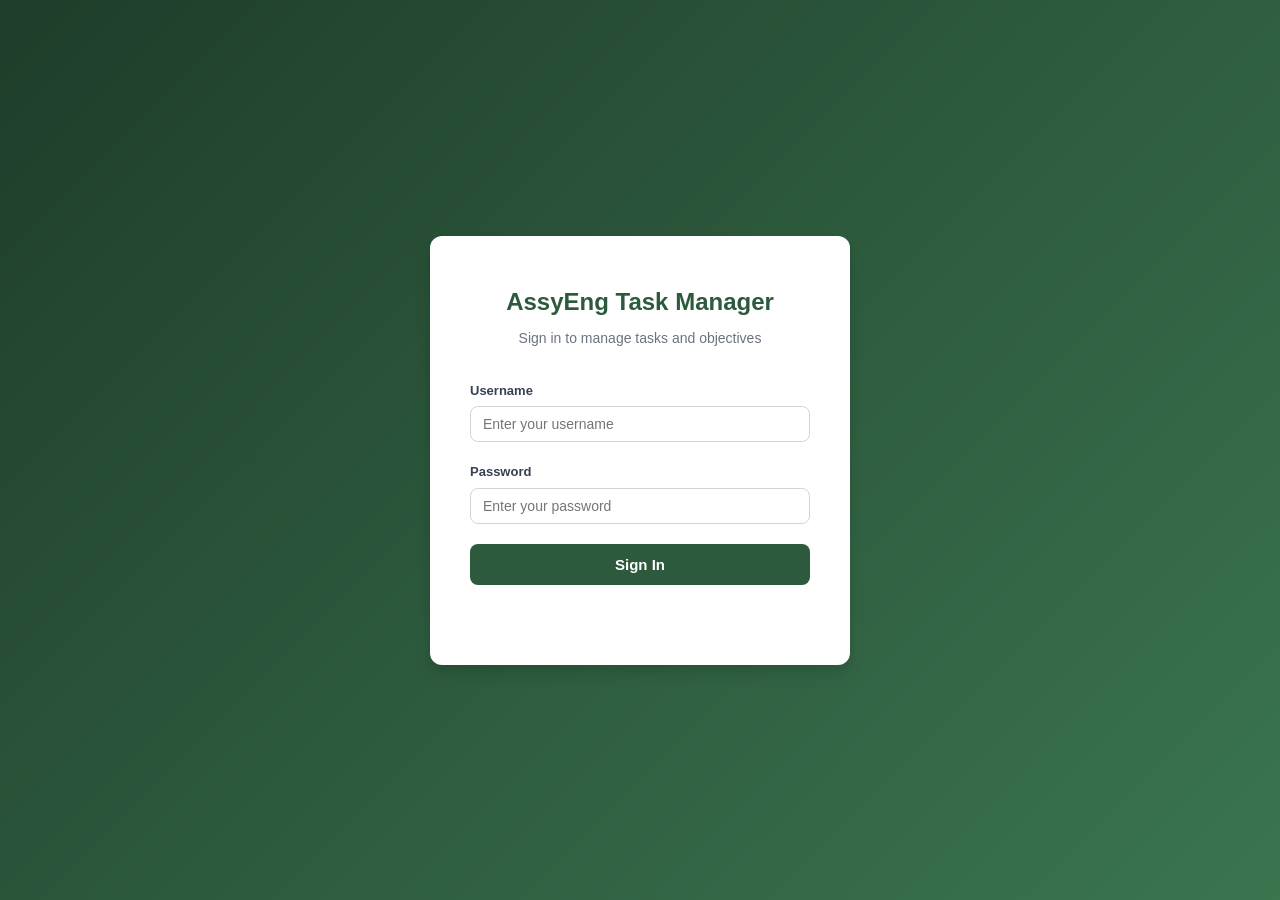
<file: index.html>
<!DOCTYPE html>
<html lang="en">
<head>
<meta charset="UTF-8">
<meta name="viewport" content="width=device-width, initial-scale=1.0">
<title>AssyEng Task Manager</title>
<style>
/* ===== CSS VARIABLES ===== */
:root {
  --primary: #2d5a3d;
  --primary-light: #3a7550;
  --primary-dark: #1e3d2a;
  --primary-subtle: #e8f0eb;
  --sidebar-bg: #1a2e23;
  --sidebar-hover: #253d30;
  --sidebar-active: #2d5a3d;
  --white: #ffffff;
  --gray-50: #f9fafb;
  --gray-100: #f3f4f6;
  --gray-200: #e5e7eb;
  --gray-300: #d1d5db;
  --gray-400: #9ca3af;
  --gray-500: #6b7280;
  --gray-600: #4b5563;
  --gray-700: #374151;
  --gray-800: #1f2937;
  --gray-900: #111827;
  --red: #dc2626;
  --red-light: #fef2f2;
  --amber: #d97706;
  --amber-light: #fffbeb;
  --blue: #2563eb;
  --blue-light: #eff6ff;
  --green: #16a34a;
  --green-light: #f0fdf4;
  --shadow-sm: 0 1px 2px rgba(0,0,0,0.05);
  --shadow: 0 1px 3px rgba(0,0,0,0.1), 0 1px 2px rgba(0,0,0,0.06);
  --shadow-md: 0 4px 6px rgba(0,0,0,0.07), 0 2px 4px rgba(0,0,0,0.06);
  --shadow-lg: 0 10px 15px rgba(0,0,0,0.1), 0 4px 6px rgba(0,0,0,0.05);
  --radius: 8px;
  --radius-lg: 12px;
  --transition: 0.2s ease;
}

/* ===== RESET & BASE ===== */
*, *::before, *::after { box-sizing: border-box; margin: 0; padding: 0; }
body {
  font-family: -apple-system, BlinkMacSystemFont, 'Segoe UI', Roboto, 'Helvetica Neue', Arial, sans-serif;
  background: var(--gray-100);
  color: var(--gray-800);
  line-height: 1.5;
  min-height: 100vh;
}
button { cursor: pointer; font-family: inherit; }
input, select, textarea { font-family: inherit; font-size: inherit; }

/* ===== LOGIN SCREEN ===== */
.login-screen {
  display: flex;
  align-items: center;
  justify-content: center;
  min-height: 100vh;
  background: linear-gradient(135deg, var(--primary-dark) 0%, var(--primary) 50%, var(--primary-light) 100%);
}
.login-card {
  background: var(--white);
  border-radius: var(--radius-lg);
  box-shadow: var(--shadow-lg);
  padding: 48px 40px;
  width: 100%;
  max-width: 420px;
  margin: 20px;
}
.login-card h1 {
  font-size: 24px;
  font-weight: 700;
  color: var(--primary);
  text-align: center;
  margin-bottom: 8px;
}
.login-card .login-subtitle {
  text-align: center;
  color: var(--gray-500);
  font-size: 14px;
  margin-bottom: 32px;
}
.login-card .form-group { margin-bottom: 20px; }
.login-card label {
  display: block;
  font-size: 13px;
  font-weight: 600;
  color: var(--gray-700);
  margin-bottom: 6px;
}
.login-card input {
  width: 100%;
  padding: 10px 14px;
  border: 1px solid var(--gray-300);
  border-radius: var(--radius);
  font-size: 14px;
  transition: border-color var(--transition), box-shadow var(--transition);
  outline: none;
}
.login-card input:focus {
  border-color: var(--primary);
  box-shadow: 0 0 0 3px rgba(45,90,61,0.15);
}
.login-btn {
  width: 100%;
  padding: 12px;
  background: var(--primary);
  color: var(--white);
  border: none;
  border-radius: var(--radius);
  font-size: 15px;
  font-weight: 600;
  transition: background var(--transition);
}
.login-btn:hover { background: var(--primary-light); }
.login-btn:disabled { opacity: 0.6; cursor: not-allowed; }
.login-error {
  color: var(--red);
  font-size: 13px;
  text-align: center;
  margin-top: 12px;
  min-height: 20px;
}

/* ===== APP LAYOUT ===== */
.app-layout { display: flex; min-height: 100vh; }
.app-layout.hidden { display: none; }

/* ===== SIDEBAR ===== */
.sidebar {
  width: 240px;
  background: var(--sidebar-bg);
  color: var(--white);
  display: flex;
  flex-direction: column;
  flex-shrink: 0;
  position: fixed;
  top: 0;
  left: 0;
  bottom: 0;
  z-index: 100;
}
.sidebar-brand {
  padding: 24px 20px;
  border-bottom: 1px solid rgba(255,255,255,0.08);
}
.sidebar-brand h2 {
  font-size: 17px;
  font-weight: 700;
  letter-spacing: -0.3px;
}
.sidebar-brand span {
  font-size: 11px;
  color: rgba(255,255,255,0.5);
  text-transform: uppercase;
  letter-spacing: 1px;
}
.sidebar-nav { flex: 1; padding: 16px 12px; }
.nav-item {
  display: flex;
  align-items: center;
  gap: 12px;
  padding: 11px 16px;
  border-radius: var(--radius);
  color: rgba(255,255,255,0.7);
  font-size: 14px;
  font-weight: 500;
  border: none;
  background: none;
  width: 100%;
  text-align: left;
  transition: all var(--transition);
  margin-bottom: 4px;
}
.nav-item:hover { background: var(--sidebar-hover); color: var(--white); }
.nav-item.active { background: var(--sidebar-active); color: var(--white); }
.nav-item svg { width: 20px; height: 20px; flex-shrink: 0; }
.sidebar-user {
  padding: 16px 20px;
  border-top: 1px solid rgba(255,255,255,0.08);
  display: flex;
  align-items: center;
  gap: 12px;
}
.user-avatar {
  width: 36px;
  height: 36px;
  border-radius: 50%;
  display: flex;
  align-items: center;
  justify-content: center;
  font-weight: 700;
  font-size: 14px;
  color: var(--white);
  flex-shrink: 0;
}
.sidebar-user-info { flex: 1; min-width: 0; }
.sidebar-user-name { font-size: 13px; font-weight: 600; white-space: nowrap; overflow: hidden; text-overflow: ellipsis; }
.sidebar-user-role { font-size: 11px; color: rgba(255,255,255,0.5); text-transform: capitalize; }
.logout-btn {
  background: none;
  border: none;
  color: rgba(255,255,255,0.5);
  padding: 6px;
  border-radius: var(--radius);
  transition: all var(--transition);
}
.logout-btn:hover { color: var(--white); background: rgba(255,255,255,0.1); }
.logout-btn svg { width: 18px; height: 18px; }

/* ===== MAIN CONTENT ===== */
.main-content {
  flex: 1;
  margin-left: 240px;
  padding: 32px;
  min-height: 100vh;
}
.page-header {
  display: flex;
  align-items: center;
  justify-content: space-between;
  margin-bottom: 28px;
}
.page-header h1 { font-size: 24px; font-weight: 700; color: var(--gray-900); }
.tab-content { display: none; }
.tab-content.active { display: block; }

/* ===== BUTTONS ===== */
.btn {
  display: inline-flex;
  align-items: center;
  gap: 6px;
  padding: 9px 18px;
  border-radius: var(--radius);
  font-size: 14px;
  font-weight: 500;
  border: none;
  transition: all var(--transition);
}
.btn-primary { background: var(--primary); color: var(--white); }
.btn-primary:hover { background: var(--primary-light); }
.btn-secondary { background: var(--gray-200); color: var(--gray-700); }
.btn-secondary:hover { background: var(--gray-300); }
.btn-danger { background: var(--red); color: var(--white); }
.btn-danger:hover { background: #b91c1c; }
.btn-sm { padding: 6px 12px; font-size: 13px; }
.btn-xs { padding: 4px 8px; font-size: 12px; }
.btn svg { width: 16px; height: 16px; }

/* ===== CARDS ===== */
.stats-grid {
  display: grid;
  grid-template-columns: repeat(auto-fit, minmax(200px, 1fr));
  gap: 20px;
  margin-bottom: 32px;
}
/* #1 Clickable stat cards */
.stat-card {
  background: var(--white);
  border-radius: var(--radius-lg);
  padding: 24px;
  box-shadow: var(--shadow-sm);
  border: 1px solid var(--gray-200);
  transition: box-shadow var(--transition), transform var(--transition);
  cursor: pointer;
}
.stat-card:hover { box-shadow: var(--shadow-md); transform: translateY(-2px); }
.stat-card .stat-label {
  font-size: 13px;
  color: var(--gray-500);
  font-weight: 500;
  margin-bottom: 8px;
}
.stat-card .stat-value {
  font-size: 32px;
  font-weight: 700;
  color: var(--gray-900);
}
.stat-card .stat-sub {
  font-size: 12px;
  color: var(--gray-400);
  margin-top: 4px;
}
.stat-card.primary { border-left: 4px solid var(--primary); }
.stat-card.warning { border-left: 4px solid var(--amber); }
.stat-card.danger { border-left: 4px solid var(--red); }
.stat-card.info { border-left: 4px solid var(--blue); }

/* ===== DASHBOARD OVERVIEW ===== */
.dash-overview {
  display: grid;
  grid-template-columns: 1fr 1fr;
  gap: 24px;
  margin-bottom: 24px;
}
@media (max-width: 768px) { .dash-overview { grid-template-columns: 1fr; } }
.dash-panel {
  background: var(--white);
  border-radius: var(--radius-lg);
  border: 1px solid var(--gray-200);
  padding: 20px;
  box-shadow: var(--shadow-sm);
}
.dash-panel h3 {
  font-size: 14px;
  font-weight: 600;
  color: var(--gray-700);
  margin-bottom: 16px;
}
.donut-wrap {
  display: flex;
  align-items: center;
  gap: 24px;
}
.donut-chart {
  width: 120px;
  height: 120px;
  flex-shrink: 0;
  position: relative;
}
.donut-chart svg { transform: rotate(-90deg); }
.donut-center {
  position: absolute;
  inset: 0;
  display: flex;
  flex-direction: column;
  align-items: center;
  justify-content: center;
}
.donut-center .pct { font-size: 24px; font-weight: 700; color: var(--gray-900); line-height: 1; }
.donut-center .pct-label { font-size: 11px; color: var(--gray-400); }
.donut-legend {
  display: flex;
  flex-direction: column;
  gap: 8px;
  flex: 1;
}
.legend-row {
  display: flex;
  align-items: center;
  gap: 8px;
  font-size: 13px;
  color: var(--gray-600);
}
.legend-dot {
  width: 10px;
  height: 10px;
  border-radius: 50%;
  flex-shrink: 0;
}
.legend-val { margin-left: auto; font-weight: 600; color: var(--gray-800); }
.bar-chart-row {
  display: flex;
  align-items: center;
  gap: 10px;
  margin-bottom: 10px;
  font-size: 13px;
  color: var(--gray-600);
}
.bar-chart-row .bar-label { width: 70px; flex-shrink: 0; }
.bar-chart-row .bar-track {
  flex: 1;
  height: 8px;
  background: var(--gray-100);
  border-radius: 4px;
  overflow: hidden;
}
.bar-chart-row .bar-fill {
  height: 100%;
  border-radius: 4px;
  transition: width 0.4s ease;
}
.bar-chart-row .bar-val { width: 30px; text-align: right; font-weight: 600; color: var(--gray-800); }
.group-overview-item {
  display: flex;
  align-items: center;
  gap: 10px;
  padding: 8px 0;
  border-bottom: 1px solid var(--gray-100);
  font-size: 13px;
}
.group-overview-item:last-child { border-bottom: none; }
.group-overview-item .group-name { flex: 1; font-weight: 500; color: var(--gray-700); }
.group-overview-item .group-bar {
  width: 80px;
  height: 6px;
  background: var(--gray-100);
  border-radius: 3px;
  overflow: hidden;
}
.group-overview-item .group-bar-fill {
  height: 100%;
  background: var(--primary);
  border-radius: 3px;
}
.group-overview-item .group-count { font-size: 12px; color: var(--gray-400); width: 50px; text-align: right; }

/* ===== TASK LIST VIEW ===== */
.view-toggle {
  display: flex;
  flex-wrap: wrap;
  gap: 6px;
  align-items: center;
}
.view-toggle-btn {
  display: inline-flex;
  align-items: center;
  gap: 6px;
  padding: 6px 12px;
  border-radius: var(--radius);
  border: 1px solid var(--gray-300);
  background: var(--white);
  font-size: 13px;
  font-weight: 500;
  color: var(--gray-600);
  transition: all var(--transition);
  white-space: nowrap;
  cursor: pointer;
}
.view-toggle-btn:hover { border-color: var(--primary); color: var(--gray-800); }
.view-toggle-btn.active {
  background: var(--primary-subtle);
  color: var(--primary);
  border-color: var(--primary);
  font-weight: 600;
}
.view-toggle-btn .view-check {
  width: 14px;
  height: 14px;
  border: 2px solid var(--gray-400);
  border-radius: 3px;
  display: flex;
  align-items: center;
  justify-content: center;
  flex-shrink: 0;
  transition: all var(--transition);
}
.view-toggle-btn.active .view-check {
  background: var(--primary);
  border-color: var(--primary);
}
.view-toggle-btn.active .view-check svg {
  stroke: var(--white);
}
.view-toggle-btn .view-check svg {
  width: 10px;
  height: 10px;
  stroke: transparent;
  stroke-width: 3;
  fill: none;
}
.task-toolbar {
  display: flex;
  align-items: center;
  gap: 16px;
  margin-bottom: 20px;
  flex-wrap: wrap;
}
.task-filters {
  display: flex;
  gap: 10px;
  flex-wrap: wrap;
  align-items: center;
}
.task-filters select {
  padding: 7px 12px;
  border: 1px solid var(--gray-300);
  border-radius: var(--radius);
  font-size: 13px;
  background: var(--white);
  outline: none;
  min-width: 140px;
}
.task-filters select:focus {
  border-color: var(--primary);
  box-shadow: 0 0 0 3px rgba(45,90,61,0.1);
}
.toggle-switch {
  display: flex;
  align-items: center;
  gap: 8px;
  font-size: 13px;
  color: var(--gray-600);
  cursor: pointer;
  user-select: none;
}
.toggle-switch input { display: none; }
.toggle-track {
  width: 36px;
  height: 20px;
  background: var(--gray-300);
  border-radius: 10px;
  position: relative;
  transition: background var(--transition);
}
.toggle-switch input:checked + .toggle-track { background: var(--primary); }
.toggle-track::after {
  content: '';
  position: absolute;
  width: 16px;
  height: 16px;
  background: var(--white);
  border-radius: 50%;
  top: 2px;
  left: 2px;
  transition: transform var(--transition);
  box-shadow: var(--shadow-sm);
}
.toggle-switch input:checked + .toggle-track::after { transform: translateX(16px); }

/* Task date group headers */
.task-date-group { margin-bottom: 8px; }
.task-date-header {
  position: sticky;
  top: 0;
  z-index: 10;
  background: var(--gray-100);
  padding: 10px 0 6px;
  font-size: 13px;
  font-weight: 700;
  color: var(--gray-500);
  text-transform: uppercase;
  letter-spacing: 0.5px;
  display: flex;
  align-items: center;
  gap: 8px;
}
.task-date-header .group-count {
  font-size: 11px;
  font-weight: 600;
  background: var(--gray-200);
  color: var(--gray-500);
  padding: 1px 8px;
  border-radius: 10px;
  text-transform: none;
  letter-spacing: 0;
}
.task-date-header.overdue-header { color: var(--red); }
.task-date-header.overdue-header .group-count { background: var(--red-light); color: var(--red); }
.task-date-header.today-header { color: var(--primary); }
.task-date-header.today-header .group-count { background: var(--primary-subtle); color: var(--primary); }

/* Task row */
.task-list-container {
  background: var(--white);
  border-radius: var(--radius-lg);
  border: 1px solid var(--gray-200);
  box-shadow: var(--shadow-sm);
  overflow: hidden;
}
.task-row {
  display: flex;
  align-items: center;
  gap: 12px;
  padding: 12px 20px;
  border-bottom: 1px solid var(--gray-100);
  cursor: pointer;
  transition: background 0.3s ease;
  position: relative;
}
.task-row:last-child { border-bottom: none; }
.task-row:hover { background: var(--gray-50); }
.task-row.overdue-row { background: rgba(220,38,38,0.03); }
.task-row.overdue-row:hover { background: rgba(220,38,38,0.06); }
.task-row.today-row { background: rgba(45,90,61,0.02); }

/* #2 Compact/Cozy view density */
.task-row.compact-row { padding: 4px 14px; gap: 8px; }
.task-row.compact-row .complete-circle { width: 18px; height: 18px; }
.task-row.compact-row .complete-circle svg { width: 10px; height: 10px; }
.task-row.compact-row .subtask-btn svg { width: 12px; height: 12px; }
.task-row.compact-row .task-row-title { font-size: 12px; }
.task-row.compact-row .priority-badge { font-size: 9px; padding: 1px 6px; }
.task-row.compact-row .task-row-due { font-size: 10px; }
.task-row.compact-row .task-row-assignee { font-size: 10px; min-width: 80px; }
.task-row.compact-row .task-row-assignee .member-dot { width: 6px; height: 6px; }
.task-row.compact-row .task-row-objective { font-size: 10px; }
.task-row.compact-row .status-select { font-size: 10px; padding: 2px 6px; min-width: 76px; }
.task-date-group.compact .task-date-header { padding: 6px 0 3px; font-size: 11px; }
.task-date-group.compact .task-date-header .group-count { font-size: 10px; }

/* Kanban Board View */
.kanban-board {
  display: flex;
  gap: 16px;
  overflow-x: auto;
  padding-bottom: 16px;
  min-height: 400px;
}
.kanban-column {
  background: var(--gray-100);
  border-radius: var(--radius-lg);
  min-width: 280px;
  max-width: 320px;
  flex: 1;
  display: flex;
  flex-direction: column;
}
.kanban-column-header {
  padding: 14px 16px;
  font-size: 13px;
  font-weight: 700;
  text-transform: uppercase;
  letter-spacing: 0.5px;
  color: var(--gray-600);
  display: flex;
  align-items: center;
  justify-content: space-between;
  border-bottom: 2px solid var(--gray-200);
}
.kanban-column-header .col-count {
  font-size: 11px;
  font-weight: 600;
  background: var(--gray-200);
  color: var(--gray-500);
  padding: 1px 8px;
  border-radius: 10px;
}
.kanban-column-body {
  padding: 12px;
  flex: 1;
  display: flex;
  flex-direction: column;
  gap: 10px;
  overflow-y: auto;
}
.kanban-card {
  background: var(--white);
  border-radius: var(--radius);
  padding: 14px;
  box-shadow: var(--shadow-sm);
  border: 1px solid var(--gray-200);
  cursor: pointer;
  transition: box-shadow var(--transition), transform var(--transition);
}
.kanban-card:hover {
  box-shadow: var(--shadow-md);
  transform: translateY(-1px);
}
.kanban-card-title {
  font-size: 14px;
  font-weight: 500;
  color: var(--gray-800);
  margin-bottom: 8px;
}
.kanban-card.done-card .kanban-card-title {
  text-decoration: line-through;
  color: var(--gray-400);
}
.kanban-card-meta {
  display: flex;
  align-items: center;
  gap: 8px;
  flex-wrap: wrap;
}
.kanban-card-meta .member-dot {
  width: 8px;
  height: 8px;
  border-radius: 50%;
  flex-shrink: 0;
}
.kanban-card-assignee {
  font-size: 11px;
  color: var(--gray-500);
}
.kanban-card-due {
  font-size: 11px;
  color: var(--gray-500);
  margin-left: auto;
}
.kanban-card-due.overdue { color: var(--red); font-weight: 600; }
.kanban-subtask-count {
  font-size: 11px;
  color: var(--gray-500);
  margin-top: 8px;
  display: flex;
  align-items: center;
  gap: 6px;
}
.kanban-subtask-count .mini-progress {
  flex: 1;
  height: 4px;
  background: var(--gray-200);
  border-radius: 2px;
  overflow: hidden;
}
.kanban-subtask-count .mini-progress-fill {
  height: 100%;
  background: var(--primary);
  border-radius: 2px;
}
.kanban-empty {
  text-align: center;
  padding: 24px 16px;
  color: var(--gray-400);
  font-size: 13px;
  font-style: italic;
}
.kanban-quick-add {
  padding: 8px 12px;
  border-top: 1px solid var(--gray-200);
}
.kanban-add-input {
  width: 100%;
  padding: 8px 10px;
  border: 1px dashed var(--gray-300);
  border-radius: var(--radius);
  font-size: 13px;
  background: transparent;
  color: var(--gray-600);
  outline: none;
  transition: all var(--transition);
}
.kanban-add-input:focus {
  border-style: solid;
  border-color: var(--primary);
  background: var(--white);
  box-shadow: 0 0 0 3px rgba(45,90,61,0.1);
}
.kanban-add-input::placeholder { color: var(--gray-400); }

/* #8 Task completion animation */
@keyframes flashGreen {
  0% { background: rgba(22,163,74,0.25); }
  100% { background: transparent; }
}
.task-row.flash-done {
  animation: flashGreen 1s ease forwards;
}

/* #4 Task group styles */
/* Parent task with subtasks */
.task-parent-wrap {
  border: 1px solid var(--gray-200);
  border-radius: var(--radius);
  margin-bottom: 6px;
  overflow: hidden;
  background: var(--white);
}
.task-parent-wrap > .task-row {
  border-bottom: none;
  border-radius: 0;
  font-weight: 600;
  background: var(--gray-50);
}
.task-parent-wrap > .task-row:hover { background: var(--gray-100); }
.subtask-count {
  font-size: 11px;
  font-weight: 500;
  color: var(--gray-400);
  background: var(--gray-100);
  padding: 2px 8px;
  border-radius: 10px;
  white-space: nowrap;
  flex-shrink: 0;
}
.subtask-progress-mini {
  width: 40px;
  height: 4px;
  background: var(--gray-200);
  border-radius: 2px;
  overflow: hidden;
  display: inline-block;
  vertical-align: middle;
  margin-left: 4px;
}
.subtask-progress-mini .bar {
  height: 100%;
  background: var(--green);
  border-radius: 2px;
  transition: width 0.3s ease;
}
.subtask-list {
  border-top: 1px solid var(--gray-200);
  padding-left: 0;
}
.subtask-list .task-row {
  padding-left: 46px;
  border-bottom: 1px solid var(--gray-100);
  position: relative;
  font-weight: 400;
  min-height: 40px;
}
.subtask-list .task-row:last-child { border-bottom: none; }
.subtask-list .task-row::before {
  content: '';
  position: absolute;
  left: 24px;
  top: 0;
  bottom: 0;
  width: 2px;
  background: var(--gray-200);
}
.subtask-list .task-row::after {
  content: '';
  position: absolute;
  left: 24px;
  top: 50%;
  width: 10px;
  height: 2px;
  background: var(--gray-200);
}
.subtask-list .task-row:last-child::before {
  bottom: 50%;
}
.subtask-list .task-row .subtask-btn { display: none; }
.subtask-list .task-row.compact-row { padding-left: 46px; min-height: 32px; }
.collapse-chevron {
  width: 16px;
  height: 16px;
  flex-shrink: 0;
  color: var(--gray-400);
  transition: transform var(--transition);
  cursor: pointer;
}
.collapse-chevron.collapsed { transform: rotate(-90deg); }

/* #5 Search bar */
.search-bar {
  padding: 7px 12px 7px 34px;
  border: 1px solid var(--gray-300);
  border-radius: var(--radius);
  font-size: 13px;
  background: var(--white);
  outline: none;
  min-width: 200px;
  transition: border-color var(--transition), box-shadow var(--transition);
}
.search-bar:focus {
  border-color: var(--primary);
  box-shadow: 0 0 0 3px rgba(45,90,61,0.1);
}
.search-bar-wrap {
  position: relative;
  display: inline-flex;
  align-items: center;
}
.search-bar-wrap svg {
  position: absolute;
  left: 10px;
  width: 16px;
  height: 16px;
  color: var(--gray-400);
  pointer-events: none;
}

/* #6 Sort dropdown */
.sort-select {
  padding: 7px 12px;
  border: 1px solid var(--gray-300);
  border-radius: var(--radius);
  font-size: 13px;
  background: var(--white);
  outline: none;
  min-width: 150px;
}
.sort-select:focus {
  border-color: var(--primary);
  box-shadow: 0 0 0 3px rgba(45,90,61,0.1);
}

/* #2 Density toggle */
.density-toggle {
  display: inline-flex;
  gap: 2px;
  background: var(--gray-200);
  border-radius: var(--radius);
  padding: 2px;
}
.density-btn {
  padding: 5px 8px;
  border: none;
  background: transparent;
  border-radius: 6px;
  color: var(--gray-500);
  transition: all var(--transition);
  display: flex;
  align-items: center;
  justify-content: center;
}
.density-btn:hover { color: var(--gray-700); }
.density-btn.active {
  background: var(--white);
  color: var(--primary);
  box-shadow: var(--shadow-sm);
}
.density-btn svg { width: 16px; height: 16px; }

/* #11 Quick add */
.quick-add-row {
  display: flex;
  align-items: center;
  gap: 10px;
  padding: 10px 20px;
  background: var(--white);
  border: 1px solid var(--gray-200);
  border-radius: var(--radius-lg);
  margin-bottom: 12px;
  box-shadow: var(--shadow-sm);
}
.quick-add-row input {
  flex: 1;
  border: none;
  outline: none;
  font-size: 14px;
  padding: 4px 0;
  background: transparent;
}
.quick-add-row input::placeholder { color: var(--gray-400); }
.quick-add-row svg { width: 18px; height: 18px; color: var(--gray-400); flex-shrink: 0; }

.complete-circle {
  width: 22px;
  height: 22px;
  border-radius: 50%;
  border: 2px solid var(--gray-300);
  flex-shrink: 0;
  cursor: pointer;
  display: flex;
  align-items: center;
  justify-content: center;
  transition: all var(--transition);
  background: transparent;
  padding: 0;
}
.complete-circle:hover { border-color: var(--green); background: var(--green-light); }
.complete-circle.status-inprogress { border-color: var(--blue); background: var(--blue-light); }
.complete-circle.status-inprogress:hover { border-color: var(--green); background: var(--green-light); }
.complete-circle.status-done {
  border-color: var(--green);
  background: var(--green);
}
.complete-circle.status-done svg { stroke: var(--white); }
.complete-circle svg { width: 12px; height: 12px; stroke: transparent; stroke-width: 3; fill: none; }
.subtask-btn {
  background: var(--gray-100);
  border: 1px solid var(--gray-200);
  color: var(--gray-500);
  padding: 3px 10px;
  border-radius: 12px;
  cursor: pointer;
  flex-shrink: 0;
  display: flex;
  align-items: center;
  gap: 4px;
  font-size: 11px;
  font-weight: 500;
  transition: all var(--transition);
}
.subtask-btn:hover { color: var(--white); background: var(--primary); border-color: var(--primary); }
.subtask-btn svg { width: 12px; height: 12px; }
.prompt-btn {
  background: var(--gray-100);
  border: 1px solid var(--gray-200);
  color: var(--gray-500);
  padding: 3px 10px;
  border-radius: 12px;
  cursor: pointer;
  flex-shrink: 0;
  display: flex;
  align-items: center;
  gap: 4px;
  font-size: 11px;
  font-weight: 500;
  transition: all var(--transition);
}
.prompt-btn:hover { color: var(--white); background: #d97706; border-color: #d97706; }
.prompt-btn svg { width: 12px; height: 12px; }
.status-filter-group {
  display: flex;
  align-items: center;
  gap: 12px;
  flex-wrap: wrap;
}
.status-filter-group label {
  display: flex;
  align-items: center;
  gap: 4px;
  font-size: 13px;
  color: var(--gray-600);
  cursor: pointer;
  white-space: nowrap;
}
.status-filter-group label input[type="checkbox"] {
  accent-color: var(--primary);
  cursor: pointer;
}

.task-row-title {
  flex: 1;
  font-size: 14px;
  font-weight: 500;
  color: var(--gray-800);
  min-width: 0;
  overflow: hidden;
  text-overflow: ellipsis;
  white-space: nowrap;
}
.task-row.done-task .task-row-title {
  text-decoration: line-through;
  color: var(--gray-400);
}
.task-row-assignee {
  display: flex;
  align-items: center;
  gap: 6px;
  font-size: 12px;
  color: var(--gray-500);
  min-width: 100px;
}
.task-row-assignee .member-dot {
  width: 8px;
  height: 8px;
  border-radius: 50%;
  flex-shrink: 0;
}
.priority-badge {
  font-size: 10px;
  font-weight: 700;
  text-transform: uppercase;
  letter-spacing: 0.5px;
  padding: 2px 8px;
  border-radius: 10px;
  flex-shrink: 0;
}
.priority-low { background: var(--blue-light); color: var(--blue); }
.priority-medium { background: var(--amber-light); color: var(--amber); }
.priority-high { background: var(--red-light); color: var(--red); }
.task-row-due {
  font-size: 12px;
  color: var(--gray-500);
  min-width: 80px;
  text-align: right;
}
.task-row-due.overdue { color: var(--red); font-weight: 600; }
.task-row-objective {
  font-size: 11px;
  color: var(--primary);
  font-style: italic;
  max-width: 140px;
  overflow: hidden;
  text-overflow: ellipsis;
  white-space: nowrap;
}
.status-select {
  padding: 4px 8px;
  border: 1px solid var(--gray-200);
  border-radius: var(--radius);
  font-size: 11px;
  background: var(--white);
  outline: none;
  cursor: pointer;
  min-width: 90px;
}
.status-select:focus {
  border-color: var(--primary);
}

/* ===== OBJECTIVES VIEW ===== */
.objectives-list { display: flex; flex-direction: column; gap: 24px; }
.member-objectives-group {
  background: var(--white);
  border-radius: var(--radius-lg);
  border: 1px solid var(--gray-200);
  overflow: hidden;
}
.member-objectives-header {
  display: flex;
  align-items: center;
  gap: 12px;
  padding: 20px 24px;
  background: var(--gray-50);
  border-bottom: 1px solid var(--gray-200);
  cursor: pointer;
  user-select: none;
  transition: background var(--transition);
}
.member-objectives-header:hover { background: var(--gray-100); }
.member-objectives-header .member-avatar {
  width: 40px;
  height: 40px;
  border-radius: 50%;
  display: flex;
  align-items: center;
  justify-content: center;
  font-weight: 700;
  font-size: 16px;
  color: var(--white);
}
.member-objectives-header h3 { font-size: 16px; font-weight: 600; flex: 1; }
.member-objectives-header .member-role {
  font-size: 12px;
  color: var(--gray-500);
  text-transform: capitalize;
  background: var(--gray-200);
  padding: 2px 10px;
  border-radius: 10px;
}
.member-objectives-header .collapse-icon {
  width: 20px;
  height: 20px;
  color: var(--gray-400);
  transition: transform var(--transition);
}
.member-objectives-header.collapsed .collapse-icon { transform: rotate(-90deg); }
.member-objectives-body { overflow: hidden; }
.member-objectives-body.collapsed { display: none; }

.objective-card {
  border-bottom: 1px solid var(--gray-100);
}
.objective-card:last-child { border-bottom: none; }
.objective-card-header {
  display: flex;
  align-items: flex-start;
  justify-content: space-between;
  padding: 18px 24px;
  cursor: pointer;
  transition: background var(--transition);
}
.objective-card-header:hover { background: var(--gray-50); }
.objective-card-left { flex: 1; min-width: 0; }
.objective-title { font-size: 15px; font-weight: 600; color: var(--gray-800); }
.objective-desc { font-size: 13px; color: var(--gray-500); margin-top: 4px; }
.objective-card-right {
  display: flex;
  align-items: center;
  gap: 8px;
  flex-shrink: 0;
  margin-left: 16px;
}
.objective-year {
  font-size: 12px;
  background: var(--primary-subtle);
  color: var(--primary);
  padding: 2px 10px;
  border-radius: 10px;
  font-weight: 600;
}
.objective-expand-icon {
  width: 16px;
  height: 16px;
  color: var(--gray-400);
  transition: transform var(--transition);
}
.objective-card.expanded .objective-expand-icon { transform: rotate(90deg); }

.objective-card-body {
  padding: 0 24px 18px;
  display: none;
}
.objective-card.expanded .objective-card-body { display: block; }

.month-tracker {
  display: flex;
  gap: 6px;
  margin-bottom: 14px;
  flex-wrap: wrap;
}
.month-checkbox {
  display: flex;
  flex-direction: column;
  align-items: center;
  gap: 4px;
}
.month-checkbox span {
  font-size: 10px;
  font-weight: 600;
  color: var(--gray-500);
  text-transform: uppercase;
}
.month-checkbox input[type="checkbox"] {
  width: 22px;
  height: 22px;
  accent-color: var(--primary);
  cursor: pointer;
}
.progress-bar-container {
  background: var(--gray-200);
  border-radius: 6px;
  height: 8px;
  overflow: hidden;
  margin-bottom: 4px;
}
.progress-bar-fill {
  height: 100%;
  background: var(--primary);
  border-radius: 6px;
  transition: width 0.4s ease;
}
.progress-text { font-size: 12px; color: var(--gray-500); margin-bottom: 12px; }

.obj-linked-tasks { margin-top: 12px; }
.obj-linked-tasks-header {
  display: flex;
  align-items: center;
  justify-content: space-between;
  margin-bottom: 8px;
}
.obj-linked-tasks-header span {
  font-size: 12px;
  font-weight: 600;
  color: var(--gray-600);
}
.obj-task-row {
  display: flex;
  align-items: center;
  gap: 10px;
  padding: 8px 12px;
  border-radius: var(--radius);
  background: var(--gray-50);
  margin-bottom: 4px;
  font-size: 13px;
}
.obj-task-row .status-dot {
  width: 8px;
  height: 8px;
  border-radius: 50%;
  flex-shrink: 0;
}
.status-todo { background: var(--gray-400); }
.status-inprogress { background: var(--blue); }
.status-done { background: var(--green); }
.obj-task-row .obj-task-title { flex: 1; color: var(--gray-700); }
.obj-task-row .obj-task-due { font-size: 11px; color: var(--gray-400); }

/* ===== TEAM TAB ===== */
.team-grid {
  display: grid;
  grid-template-columns: repeat(auto-fill, minmax(340px, 1fr));
  gap: 20px;
}
.team-card {
  background: var(--white);
  border-radius: var(--radius-lg);
  border: 1px solid var(--gray-200);
  padding: 24px;
  box-shadow: var(--shadow-sm);
  transition: box-shadow var(--transition);
}
.team-card:hover { box-shadow: var(--shadow-md); }
.team-card-header {
  display: flex;
  align-items: center;
  gap: 14px;
  margin-bottom: 18px;
}
.team-card-avatar {
  width: 48px;
  height: 48px;
  border-radius: 50%;
  display: flex;
  align-items: center;
  justify-content: center;
  font-weight: 700;
  font-size: 18px;
  color: var(--white);
}
.team-card-info h3 { font-size: 16px; font-weight: 600; }
.team-card-info .team-role {
  font-size: 12px;
  text-transform: capitalize;
  color: var(--gray-500);
}
.team-card-email {
  font-size: 13px;
  color: var(--gray-500);
  margin-bottom: 16px;
  word-break: break-all;
}
.team-card-stats {
  display: grid;
  grid-template-columns: repeat(3, 1fr);
  gap: 12px;
  background: var(--gray-50);
  border-radius: var(--radius);
  padding: 14px;
}
.team-stat { text-align: center; }
.team-stat .team-stat-value { font-size: 20px; font-weight: 700; color: var(--gray-800); }
.team-stat .team-stat-label { font-size: 11px; color: var(--gray-500); }
.team-card-actions {
  display: flex;
  gap: 8px;
  margin-top: 16px;
}

/* Settings */
.settings-section {
  background: var(--white);
  border: 1px solid var(--gray-200);
  border-radius: var(--radius-lg);
  padding: 24px;
  max-width: 600px;
}
.settings-heading {
  margin: 0 0 4px;
  font-size: 16px;
  color: var(--gray-800);
}
.settings-desc {
  margin: 0 0 20px;
  font-size: 13px;
  color: var(--gray-500);
}
.settings-list {
  display: flex;
  flex-direction: column;
  gap: 2px;
}
.settings-toggle {
  display: flex;
  align-items: flex-start;
  gap: 12px;
  padding: 12px;
  border-radius: var(--radius);
  cursor: pointer;
  transition: background var(--transition);
}
.settings-toggle:hover { background: var(--gray-50); }
.settings-toggle input[type="checkbox"] {
  width: 18px; height: 18px; margin-top: 2px;
  accent-color: var(--primary);
  flex-shrink: 0;
}
.settings-toggle-info { display: flex; flex-direction: column; }
.settings-toggle-label { font-size: 14px; font-weight: 500; color: var(--gray-800); }
.settings-toggle-hint { font-size: 12px; color: var(--gray-500); margin-top: 2px; }

/* ===== DASHBOARD MEMBER SUMMARIES ===== */
.member-summaries {
  display: grid;
  grid-template-columns: repeat(auto-fill, minmax(320px, 1fr));
  gap: 20px;
  margin-bottom: 32px;
}
.member-summary-card {
  background: var(--white);
  border-radius: var(--radius-lg);
  padding: 20px;
  border: 1px solid var(--gray-200);
  box-shadow: var(--shadow-sm);
}
.member-summary-header {
  display: flex;
  align-items: center;
  gap: 12px;
  margin-bottom: 16px;
}
.member-summary-header .mini-avatar {
  width: 32px;
  height: 32px;
  border-radius: 50%;
  display: flex;
  align-items: center;
  justify-content: center;
  font-size: 12px;
  font-weight: 700;
  color: var(--white);
}
.member-summary-header h4 { font-size: 14px; font-weight: 600; }
.member-summary-stats {
  display: grid;
  grid-template-columns: repeat(3, 1fr);
  gap: 8px;
  margin-bottom: 14px;
}
.member-mini-stat {
  text-align: center;
  padding: 8px 4px;
  background: var(--gray-50);
  border-radius: var(--radius);
}
.member-mini-stat .mini-stat-val { font-size: 18px; font-weight: 700; }
.member-mini-stat .mini-stat-label { font-size: 10px; color: var(--gray-500); text-transform: uppercase; }
.member-mini-stat.overdue-stat .mini-stat-val { color: var(--red); }
.member-mini-stat.today-stat .mini-stat-val { color: var(--primary); }

/* #12 Progress bar in member summaries */
.member-obj-progress-bar {
  width: 100%;
  height: 6px;
  background: var(--gray-200);
  border-radius: 3px;
  overflow: hidden;
  margin-top: 4px;
  margin-bottom: 8px;
}
.member-obj-progress-bar .bar-fill {
  height: 100%;
  background: var(--primary);
  border-radius: 3px;
  transition: width 0.4s ease;
}

/* ===== MODALS ===== */
.modal-overlay {
  position: fixed;
  inset: 0;
  background: rgba(0,0,0,0.5);
  display: flex;
  align-items: center;
  justify-content: center;
  z-index: 1000;
  opacity: 0;
  visibility: hidden;
  transition: opacity var(--transition), visibility var(--transition);
}
.modal-overlay.visible { opacity: 1; visibility: visible; }
.modal {
  background: var(--white);
  border-radius: var(--radius-lg);
  box-shadow: var(--shadow-lg);
  width: 100%;
  max-width: 560px;
  max-height: 90vh;
  overflow-y: auto;
  margin: 20px;
  transform: scale(0.95);
  transition: transform var(--transition);
}
.modal-overlay.visible .modal { transform: scale(1); }
.modal-header {
  display: flex;
  align-items: center;
  justify-content: space-between;
  padding: 20px 24px;
  border-bottom: 1px solid var(--gray-200);
}
.modal-header h2 { font-size: 18px; font-weight: 700; }
.modal-close {
  background: none;
  border: none;
  color: var(--gray-400);
  padding: 4px;
  border-radius: var(--radius);
  transition: all var(--transition);
}
.modal-close:hover { background: var(--gray-100); color: var(--gray-600); }
.modal-close svg { width: 20px; height: 20px; }
.modal-body { padding: 24px; }
.modal-footer {
  display: flex;
  justify-content: flex-end;
  gap: 10px;
  padding: 16px 24px;
  border-top: 1px solid var(--gray-200);
}
.form-group { margin-bottom: 18px; }
.form-group label {
  display: block;
  font-size: 13px;
  font-weight: 600;
  color: var(--gray-700);
  margin-bottom: 6px;
}
.form-group input,
.form-group select,
.form-group textarea {
  width: 100%;
  padding: 9px 12px;
  border: 1px solid var(--gray-300);
  border-radius: var(--radius);
  font-size: 14px;
  outline: none;
  transition: border-color var(--transition), box-shadow var(--transition);
}
.form-group input:focus,
.form-group select:focus,
.form-group textarea:focus {
  border-color: var(--primary);
  box-shadow: 0 0 0 3px rgba(45,90,61,0.12);
}
.form-group textarea { resize: vertical; min-height: 80px; }
.form-row { display: grid; grid-template-columns: 1fr 1fr; gap: 14px; }

/* ===== SECTION CARDS ===== */
.section-card {
  background: var(--white);
  border-radius: var(--radius-lg);
  border: 1px solid var(--gray-200);
  padding: 24px;
  margin-bottom: 24px;
  box-shadow: var(--shadow-sm);
}
.section-card h3 {
  font-size: 16px;
  font-weight: 600;
  color: var(--gray-800);
  margin-bottom: 16px;
}

/* ===== TOAST NOTIFICATIONS ===== */
.toast-container {
  position: fixed;
  top: 20px;
  right: 20px;
  z-index: 2000;
  display: flex;
  flex-direction: column;
  gap: 10px;
}
.toast {
  background: var(--white);
  border-radius: var(--radius);
  box-shadow: var(--shadow-lg);
  padding: 14px 20px;
  font-size: 14px;
  display: flex;
  align-items: center;
  gap: 10px;
  min-width: 280px;
  max-width: 420px;
  animation: toastIn 0.3s ease;
  border-left: 4px solid var(--primary);
}
.toast.success { border-left-color: var(--green); }
.toast.error { border-left-color: var(--red); }
.toast.removing { animation: toastOut 0.3s ease forwards; }
@keyframes toastIn { from { opacity: 0; transform: translateX(40px); } to { opacity: 1; transform: translateX(0); } }
@keyframes toastOut { from { opacity: 1; transform: translateX(0); } to { opacity: 0; transform: translateX(40px); } }

/* ===== LOADING SPINNER ===== */
.spinner {
  display: inline-block;
  width: 20px;
  height: 20px;
  border: 2.5px solid var(--gray-200);
  border-top-color: var(--primary);
  border-radius: 50%;
  animation: spin 0.6s linear infinite;
}
.spinner-lg { width: 36px; height: 36px; }
@keyframes spin { to { transform: rotate(360deg); } }
.loading-overlay {
  display: flex;
  flex-direction: column;
  align-items: center;
  justify-content: center;
  gap: 14px;
  padding: 60px 20px;
  color: var(--gray-500);
  font-size: 14px;
}

/* ===== EMPTY STATE ===== */
.empty-state {
  text-align: center;
  padding: 40px 20px;
  color: var(--gray-400);
}
.empty-state svg { width: 48px; height: 48px; margin-bottom: 12px; opacity: 0.4; }
.empty-state p { font-size: 14px; }

/* ===== RESPONSIVE ===== */
/* Mobile hamburger button */
.mobile-menu-btn {
  display: none;
  position: fixed;
  top: 12px;
  left: 12px;
  z-index: 1001;
  width: 40px;
  height: 40px;
  border-radius: var(--radius);
  border: 1px solid var(--gray-200);
  background: var(--white);
  box-shadow: var(--shadow-md);
  cursor: pointer;
  align-items: center;
  justify-content: center;
  padding: 6px;
}
.mobile-menu-btn svg { width: 24px; height: 24px; color: var(--gray-700); }
.mobile-overlay {
  display: none;
  position: fixed;
  inset: 0;
  background: rgba(0,0,0,0.4);
  z-index: 99;
  opacity: 0;
  transition: opacity 0.3s ease;
}
.mobile-overlay.active { display: block; opacity: 1; }

/* Clickable member cards */
.member-summary-card[data-member-id] { cursor: pointer; transition: box-shadow 0.15s, border-color 0.15s; }
.member-summary-card[data-member-id]:hover { box-shadow: var(--shadow-md); border-color: var(--primary); }

@media (max-width: 1024px) {
  .sidebar { width: 200px; }
  .main-content { margin-left: 200px; padding: 24px; }
}
@media (max-width: 768px) {
  .mobile-menu-btn { display: flex; }
  .sidebar {
    position: fixed;
    z-index: 100;
    height: 100vh;
    width: 260px;
    transform: translateX(-100%);
    transition: transform 0.3s ease;
  }
  .sidebar.open { transform: translateX(0); }
  .main-content { margin-left: 0; padding: 16px; padding-top: 60px; }
  .form-row { grid-template-columns: 1fr; }
  .stats-grid { grid-template-columns: repeat(2, 1fr); }
  .task-toolbar { flex-direction: column; align-items: flex-start; }
  .task-row-assignee, .task-row-objective { display: none; }
}
</style>
</head>
<body>

<!-- ===== LOGIN SCREEN ===== -->
<div class="login-screen" id="loginScreen">
  <div class="login-card">
    <h1>AssyEng Task Manager</h1>
    <p class="login-subtitle">Sign in to manage tasks and objectives</p>
    <div class="form-group">
      <label for="loginUser">Username</label>
      <input type="text" id="loginUser" placeholder="Enter your username" autocomplete="username">
    </div>
    <div class="form-group">
      <label for="loginPass">Password</label>
      <input type="password" id="loginPass" placeholder="Enter your password" autocomplete="current-password">
    </div>
    <button class="login-btn" id="loginBtn">Sign In</button>
    <div class="login-error" id="loginError"></div>
  </div>
</div>

<!-- ===== APP LAYOUT ===== -->
<div class="app-layout hidden" id="appLayout">
  <!-- Mobile hamburger -->
  <button class="mobile-menu-btn" id="mobileMenuBtn" aria-label="Open menu">
    <svg viewBox="0 0 24 24" fill="none" stroke="currentColor" stroke-width="2" stroke-linecap="round"><line x1="3" y1="6" x2="21" y2="6"/><line x1="3" y1="12" x2="21" y2="12"/><line x1="3" y1="18" x2="21" y2="18"/></svg>
  </button>
  <div class="mobile-overlay" id="mobileOverlay"></div>
  <!-- Sidebar -->
  <nav class="sidebar" id="sidebar">
    <div class="sidebar-brand">
      <h2>AssyEng</h2>
      <span>Task Manager</span>
    </div>
    <div class="sidebar-nav">
      <button class="nav-item active" data-tab="dashboard">
        <svg viewBox="0 0 24 24" fill="none" stroke="currentColor" stroke-width="2" stroke-linecap="round" stroke-linejoin="round"><rect x="3" y="3" width="7" height="7"/><rect x="14" y="3" width="7" height="7"/><rect x="3" y="14" width="7" height="7"/><rect x="14" y="14" width="7" height="7"/></svg>
        Dashboard
      </button>
      <button class="nav-item" data-tab="tasks">
        <svg viewBox="0 0 24 24" fill="none" stroke="currentColor" stroke-width="2" stroke-linecap="round" stroke-linejoin="round"><path d="M9 11l3 3L22 4"/><path d="M21 12v7a2 2 0 01-2 2H5a2 2 0 01-2-2V5a2 2 0 012-2h11"/></svg>
        Tasks
      </button>
      <button class="nav-item" data-tab="objectives">
        <svg viewBox="0 0 24 24" fill="none" stroke="currentColor" stroke-width="2" stroke-linecap="round" stroke-linejoin="round"><circle cx="12" cy="12" r="10"/><circle cx="12" cy="12" r="6"/><circle cx="12" cy="12" r="2"/></svg>
        Objectives
      </button>
      <button class="nav-item" data-tab="team" id="navTeam" style="display:none">
        <svg viewBox="0 0 24 24" fill="none" stroke="currentColor" stroke-width="2" stroke-linecap="round" stroke-linejoin="round"><path d="M17 21v-2a4 4 0 00-4-4H5a4 4 0 00-4-4v2"/><circle cx="9" cy="7" r="4"/><path d="M23 21v-2a4 4 0 00-3-3.87"/><path d="M16 3.13a4 4 0 010 7.75"/></svg>
        Team
      </button>
      <button class="nav-item" data-tab="settings">
        <svg viewBox="0 0 24 24" fill="none" stroke="currentColor" stroke-width="2" stroke-linecap="round" stroke-linejoin="round"><circle cx="12" cy="12" r="3"/><path d="M19.4 15a1.65 1.65 0 00.33 1.82l.06.06a2 2 0 010 2.83 2 2 0 01-2.83 0l-.06-.06a1.65 1.65 0 00-1.82-.33 1.65 1.65 0 00-1 1.51V21a2 2 0 01-4 0v-.09A1.65 1.65 0 009 19.4a1.65 1.65 0 00-1.82.33l-.06.06a2 2 0 01-2.83-2.83l.06-.06A1.65 1.65 0 004.68 15a1.65 1.65 0 00-1.51-1H3a2 2 0 010-4h.09A1.65 1.65 0 004.6 9a1.65 1.65 0 00-.33-1.82l-.06-.06a2 2 0 012.83-2.83l.06.06A1.65 1.65 0 009 4.68a1.65 1.65 0 001-1.51V3a2 2 0 014 0v.09a1.65 1.65 0 001 1.51 1.65 1.65 0 001.82-.33l.06-.06a2 2 0 012.83 2.83l-.06.06A1.65 1.65 0 0019.4 9a1.65 1.65 0 001.51 1H21a2 2 0 010 4h-.09a1.65 1.65 0 00-1.51 1z"/></svg>
        Settings
      </button>
    </div>
    <div class="sidebar-user">
      <div class="user-avatar" id="sidebarAvatar"></div>
      <div class="sidebar-user-info">
        <div class="sidebar-user-name" id="sidebarName"></div>
        <div class="sidebar-user-role" id="sidebarRole"></div>
      </div>
      <button class="logout-btn" id="logoutBtn" title="Sign out">
        <svg viewBox="0 0 24 24" fill="none" stroke="currentColor" stroke-width="2" stroke-linecap="round" stroke-linejoin="round"><path d="M9 21H5a2 2 0 01-2-2V5a2 2 0 012-2h4"/><polyline points="16 17 21 12 16 7"/><line x1="21" y1="12" x2="9" y2="12"/></svg>
      </button>
    </div>
  </nav>

  <!-- Main Content -->
  <main class="main-content">
    <!-- DASHBOARD TAB -->
    <div class="tab-content active" id="tab-dashboard">
      <div class="page-header"><h1>Dashboard</h1></div>
      <div class="stats-grid" id="dashboardStats"></div>
      <div class="dash-overview" id="dashOverview"></div>
      <div class="section-card">
        <h3 id="currentMonthTitle">This Week</h3>
        <div id="currentMonthContent"></div>
      </div>
      <h3 style="font-size:16px;font-weight:600;margin-bottom:16px;color:var(--gray-800)">Team Member Summaries</h3>
      <div class="member-summaries" id="memberSummaries"></div>
    </div>

    <!-- TASKS TAB -->
    <div class="tab-content" id="tab-tasks">
      <div class="page-header">
        <h1>Tasks</h1>
        <div style="display:flex;align-items:center;gap:10px">
          <!-- #2 Density toggle -->
          <div class="density-toggle" id="densityToggle">
            <button class="density-btn" data-density="compact" title="Compact view">
              <svg viewBox="0 0 24 24" fill="none" stroke="currentColor" stroke-width="2" stroke-linecap="round" stroke-linejoin="round"><line x1="3" y1="6" x2="21" y2="6"/><line x1="3" y1="12" x2="21" y2="12"/><line x1="3" y1="18" x2="21" y2="18"/></svg>
            </button>
            <button class="density-btn active" data-density="cozy" title="Cozy view">
              <svg viewBox="0 0 24 24" fill="none" stroke="currentColor" stroke-width="2" stroke-linecap="round" stroke-linejoin="round"><rect x="3" y="3" width="18" height="5" rx="1"/><rect x="3" y="10" width="18" height="5" rx="1"/><rect x="3" y="17" width="18" height="5" rx="1"/></svg>
            </button>
          </div>
          <button class="btn btn-secondary" id="addGroupBtn">
            <svg viewBox="0 0 24 24" fill="none" stroke="currentColor" stroke-width="2" stroke-linecap="round" stroke-linejoin="round"><path d="M22 19a2 2 0 01-2 2H4a2 2 0 01-2-2V5a2 2 0 012-2h5l2 3h9a2 2 0 012 2z"/></svg>
            Add Group
          </button>
          <button class="btn btn-primary" id="addTaskBtn">
            <svg viewBox="0 0 24 24" fill="none" stroke="currentColor" stroke-width="2" stroke-linecap="round" stroke-linejoin="round"><line x1="12" y1="5" x2="12" y2="19"/><line x1="5" y1="12" x2="19" y2="12"/></svg>
            Add Task
          </button>
        </div>
      </div>
      <div class="task-toolbar">
        <div class="view-toggle" id="viewToggle">
          <button class="view-toggle-btn active" data-view="all"><span class="view-check"><svg viewBox="0 0 24 24"><polyline points="20 6 9 17 4 12"/></svg></span>All</button>
          <button class="view-toggle-btn" data-view="today"><span class="view-check"><svg viewBox="0 0 24 24"><polyline points="20 6 9 17 4 12"/></svg></span>Today</button>
          <button class="view-toggle-btn" data-view="week"><span class="view-check"><svg viewBox="0 0 24 24"><polyline points="20 6 9 17 4 12"/></svg></span>This Week</button>
          <button class="view-toggle-btn" data-view="overdue"><span class="view-check"><svg viewBox="0 0 24 24"><polyline points="20 6 9 17 4 12"/></svg></span>Overdue</button>
          <button class="view-toggle-btn" data-view="upcoming"><span class="view-check"><svg viewBox="0 0 24 24"><polyline points="20 6 9 17 4 12"/></svg></span>Upcoming</button>
          <button class="view-toggle-btn" data-view="board"><span class="view-check"><svg viewBox="0 0 24 24"><polyline points="20 6 9 17 4 12"/></svg></span>Board</button>
        </div>
        <label class="toggle-switch" id="objToggle">
          <input type="checkbox" checked>
          <span class="toggle-track"></span>
          Include objective tasks
        </label>
      </div>
      <div class="task-filters" id="taskFilters">
        <!-- #5 Search bar -->
        <div class="search-bar-wrap">
          <svg viewBox="0 0 24 24" fill="none" stroke="currentColor" stroke-width="2" stroke-linecap="round" stroke-linejoin="round"><circle cx="11" cy="11" r="8"/><line x1="21" y1="21" x2="16.65" y2="16.65"/></svg>
          <input type="text" class="search-bar" id="taskSearchBar" placeholder="Search tasks...">
        </div>
        <select id="filterMember">
          <option value="">All Members</option>
        </select>
        <select id="filterPriority">
          <option value="">All Priorities</option>
          <option value="low">Low</option>
          <option value="medium">Medium</option>
          <option value="high">High</option>
        </select>
        <div class="status-filter-group" id="filterStatusGroup">
          <label><input type="checkbox" value="todo" checked> To Do</label>
          <label><input type="checkbox" value="inprogress" checked> In Progress</label>
          <label><input type="checkbox" value="done"> Done</label>
        </div>
        <!-- #6 Sort dropdown -->
        <select class="sort-select" id="taskSortBy">
          <option value="due">Sort by: Due Date</option>
          <option value="priority">Sort by: Priority</option>
          <option value="name">Sort by: Name</option>
          <option value="status">Sort by: Status</option>
          <option value="group">Sort by: Group</option>
        </select>
      </div>
      <div style="margin-top:20px" id="taskListArea"></div>
    </div>

    <!-- OBJECTIVES TAB -->
    <div class="tab-content" id="tab-objectives">
      <div class="page-header">
        <h1>Objectives</h1>
        <div style="display:flex;align-items:center;gap:10px">
          <!-- Density toggle for objectives too -->
          <div class="density-toggle" id="densityToggleObj">
            <button class="density-btn" data-density="compact" title="Compact view">
              <svg viewBox="0 0 24 24" fill="none" stroke="currentColor" stroke-width="2" stroke-linecap="round" stroke-linejoin="round"><line x1="3" y1="6" x2="21" y2="6"/><line x1="3" y1="12" x2="21" y2="12"/><line x1="3" y1="18" x2="21" y2="18"/></svg>
            </button>
            <button class="density-btn active" data-density="cozy" title="Cozy view">
              <svg viewBox="0 0 24 24" fill="none" stroke="currentColor" stroke-width="2" stroke-linecap="round" stroke-linejoin="round"><rect x="3" y="3" width="18" height="5" rx="1"/><rect x="3" y="10" width="18" height="5" rx="1"/><rect x="3" y="17" width="18" height="5" rx="1"/></svg>
            </button>
          </div>
          <button class="btn btn-primary" id="addObjBtn" style="display:none">
            <svg viewBox="0 0 24 24" fill="none" stroke="currentColor" stroke-width="2" stroke-linecap="round" stroke-linejoin="round"><line x1="12" y1="5" x2="12" y2="19"/><line x1="5" y1="12" x2="19" y2="12"/></svg>
            Add Objective
          </button>
        </div>
      </div>
      <div class="objectives-list" id="objectivesList"></div>
    </div>

    <!-- TEAM TAB -->
    <div class="tab-content" id="tab-team">
      <div class="page-header">
        <h1>Team</h1>
        <button class="btn btn-primary" id="addTeamBtn">
          <svg viewBox="0 0 24 24" fill="none" stroke="currentColor" stroke-width="2" stroke-linecap="round" stroke-linejoin="round"><line x1="12" y1="5" x2="12" y2="19"/><line x1="5" y1="12" x2="19" y2="12"/></svg>
          Add Member
        </button>
      </div>
      <div class="team-grid" id="teamGrid"></div>
    </div>

    <!-- SETTINGS TAB -->
    <div class="tab-content" id="tab-settings">
      <div class="page-header">
        <h1>Settings</h1>
      </div>
      <div class="settings-section">
        <h3 class="settings-heading">Email Notifications</h3>
        <p class="settings-desc">Choose which email notifications you receive. Changes save automatically.</p>
        <div class="settings-list">
          <label class="settings-toggle">
            <input type="checkbox" id="notifyAssigned" checked>
            <div class="settings-toggle-info">
              <span class="settings-toggle-label">Task assigned to me</span>
              <span class="settings-toggle-hint">Get an email when a new task is assigned to you</span>
            </div>
          </label>
          <label class="settings-toggle">
            <input type="checkbox" id="notifyCompleted" checked>
            <div class="settings-toggle-info">
              <span class="settings-toggle-label">Task completed</span>
              <span class="settings-toggle-hint">Get an email when your tasks are completed, or when a team member completes a task (managers)</span>
            </div>
          </label>
          <label class="settings-toggle">
            <input type="checkbox" id="notifyWeeklySummary" checked>
            <div class="settings-toggle-info">
              <span class="settings-toggle-label">Weekly summary (Monday 7am)</span>
              <span class="settings-toggle-hint">A summary of your overdue, this week, and upcoming tasks — sorted by priority</span>
            </div>
          </label>
          <label class="settings-toggle">
            <input type="checkbox" id="notifyDueReminder" checked>
            <div class="settings-toggle-info">
              <span class="settings-toggle-label">Due date reminder (day before)</span>
              <span class="settings-toggle-hint">Get an email the day before a task is due to remind you</span>
            </div>
          </label>
          <label class="settings-toggle manager-only" id="managerBccRow" style="display:none;">
            <input type="checkbox" id="notifyManagerBcc" checked>
            <div class="settings-toggle-info">
              <span class="settings-toggle-label">BCC me on team task completions</span>
              <span class="settings-toggle-hint">Receive a BCC copy when a team member's task is completed</span>
            </div>
          </label>
        </div>
        <div id="notifySaveStatus" style="margin-top:12px;font-size:13px;color:var(--gray-400);"></div>
      </div>
    </div>
  </main>
</div>

<!-- ===== TASK MODAL ===== -->
<div class="modal-overlay" id="taskModal">
  <div class="modal">
    <div class="modal-header">
      <h2 id="taskModalTitle">Add Task</h2>
      <button class="modal-close" data-close="taskModal">
        <svg viewBox="0 0 24 24" fill="none" stroke="currentColor" stroke-width="2" stroke-linecap="round" stroke-linejoin="round"><line x1="18" y1="6" x2="6" y2="18"/><line x1="6" y1="6" x2="18" y2="18"/></svg>
      </button>
    </div>
    <div class="modal-body">
      <input type="hidden" id="taskId">
      <div class="form-group">
        <label for="taskTitle">Title</label>
        <input type="text" id="taskTitle" placeholder="Enter task title">
      </div>
      <div class="form-group">
        <label for="taskNotes">Notes</label>
        <textarea id="taskNotes" placeholder="Add notes or description"></textarea>
      </div>
      <div class="form-row">
        <div class="form-group">
          <label for="taskAssignee">Assignee</label>
          <select id="taskAssignee"></select>
        </div>
        <div class="form-group">
          <label for="taskObjective">Linked Objective</label>
          <select id="taskObjective"><option value="">None</option></select>
        </div>
      </div>
      <!-- #4 Task Group dropdown -->
      <div class="form-group">
        <label for="taskGroup">Task Group</label>
        <select id="taskGroup">
          <option value="">None (standalone)</option>
          <option value="__new__">Create new group...</option>
        </select>
        <input type="text" id="taskGroupName" class="form-input" placeholder="Enter group name..." style="display:none; margin-top:8px;">
      </div>
      <div class="form-row">
        <div class="form-group">
          <label for="taskPriority">Priority</label>
          <select id="taskPriority">
            <option value="low">Low</option>
            <option value="medium" selected>Medium</option>
            <option value="high">High</option>
          </select>
        </div>
        <div class="form-group">
          <label for="taskStatus">Status</label>
          <select id="taskStatus">
            <option value="todo">To Do</option>
            <option value="inprogress">In Progress</option>
            <option value="done">Done</option>
          </select>
        </div>
      </div>
      <div class="form-group">
        <label for="taskDue">Due Date</label>
        <input type="date" id="taskDue">
      </div>
      <select id="taskMonth" style="display:none"><option value=""></option></select>
    </div>
    <div class="modal-footer">
      <button class="btn btn-danger" id="taskDeleteBtn" style="display:none;margin-right:auto">Delete</button>
      <button class="btn btn-secondary" data-close="taskModal">Cancel</button>
      <button class="btn btn-primary" id="saveTaskBtn">Save Task</button>
    </div>
  </div>
</div>

<!-- ===== OBJECTIVE MODAL ===== -->
<div class="modal-overlay" id="objectiveModal">
  <div class="modal">
    <div class="modal-header">
      <h2 id="objModalTitle">Add Objective</h2>
      <button class="modal-close" data-close="objectiveModal">
        <svg viewBox="0 0 24 24" fill="none" stroke="currentColor" stroke-width="2" stroke-linecap="round" stroke-linejoin="round"><line x1="18" y1="6" x2="6" y2="18"/><line x1="6" y1="6" x2="18" y2="18"/></svg>
      </button>
    </div>
    <div class="modal-body">
      <input type="hidden" id="objId">
      <div class="form-group">
        <label for="objTitle">Title</label>
        <input type="text" id="objTitle" placeholder="Objective title">
      </div>
      <div class="form-group">
        <label for="objDesc">Description</label>
        <textarea id="objDesc" placeholder="Describe the objective and what success looks like"></textarea>
      </div>
      <div class="form-row">
        <div class="form-group">
          <label for="objMember">Assigned To</label>
          <select id="objMember"></select>
        </div>
        <div class="form-group">
          <label for="objYear">Year</label>
          <input type="number" id="objYear" value="2026" min="2024" max="2030">
        </div>
      </div>
    </div>
    <div class="modal-footer">
      <button class="btn btn-danger" id="objDeleteBtn" style="display:none;margin-right:auto">Delete</button>
      <button class="btn btn-secondary" data-close="objectiveModal">Cancel</button>
      <button class="btn btn-primary" id="saveObjBtn">Save Objective</button>
    </div>
  </div>
</div>

<!-- ===== TEAM MEMBER MODAL ===== -->
<div class="modal-overlay" id="teamModal">
  <div class="modal">
    <div class="modal-header">
      <h2 id="teamModalTitle">Add Team Member</h2>
      <button class="modal-close" data-close="teamModal">
        <svg viewBox="0 0 24 24" fill="none" stroke="currentColor" stroke-width="2" stroke-linecap="round" stroke-linejoin="round"><line x1="18" y1="6" x2="6" y2="18"/><line x1="6" y1="6" x2="18" y2="18"/></svg>
      </button>
    </div>
    <div class="modal-body">
      <input type="hidden" id="teamMemberId">
      <div class="form-group">
        <label for="teamName">Full Name</label>
        <input type="text" id="teamName" placeholder="Full name">
      </div>
      <div class="form-row">
        <div class="form-group">
          <label for="teamUsername">Username</label>
          <input type="text" id="teamUsername" placeholder="Login username">
        </div>
        <div class="form-group">
          <label for="teamPassword">Password</label>
          <input type="text" id="teamPassword" placeholder="Set password">
        </div>
      </div>
      <div class="form-row">
        <div class="form-group">
          <label for="teamRole">Role</label>
          <select id="teamRole">
            <option value="engineer">Engineer</option>
            <option value="manager">Manager</option>
          </select>
        </div>
        <div class="form-group">
          <label for="teamColor">Color</label>
          <input type="color" id="teamColor" value="#2d5a3d" style="height:38px">
        </div>
      </div>
      <div class="form-group">
        <label for="teamEmail">Email</label>
        <input type="email" id="teamEmail" placeholder="Email address">
      </div>
    </div>
    <div class="modal-footer">
      <button class="btn btn-danger" id="teamDeleteBtn" style="display:none;margin-right:auto">Delete</button>
      <button class="btn btn-secondary" data-close="teamModal">Cancel</button>
      <button class="btn btn-primary" id="saveTeamBtn">Save Member</button>
    </div>
  </div>
</div>

<!-- ===== TOAST CONTAINER ===== -->
<div class="toast-container" id="toastContainer"></div>

<script>
/* ================================================================
   CONFIG - Update this URL after redeploying your Google Apps Script
   ================================================================ */
const API_URL = 'https://script.google.com/macros/s/AKfycbzyPVtMryCbSgM4Aic_JtNmlNlXhOswx1hgll_S882lhZxJiMoMFLNts-zD6yskDOb81Q/exec';

/* ===== STATE ===== */
let currentUser = null;
let users = [];
let tasks = [];
let objectives = [];
let currentTaskView = 'all';
let includeObjectiveTasks = true;
let searchQuery = '';
let sortOrder = localStorage.getItem('assyeng_sort') || 'due';
let viewDensity = localStorage.getItem('assyeng_density') || 'cozy';
let collapsedGroups = {};  // Track collapsed task groups

const MONTHS = ['Jan','Feb','Mar','Apr','May','Jun','Jul','Aug','Sep','Oct','Nov','Dec'];
const MONTH_FULL = ['January','February','March','April','May','June','July','August','September','October','November','December'];
const DAY_NAMES = ['Sun','Mon','Tue','Wed','Thu','Fri','Sat'];

/* ===== API HELPERS ===== */
async function apiCall(params) {
  const url = new URL(API_URL);
  Object.entries(params).forEach(([k, v]) => url.searchParams.append(k, v));
  try {
    const res = await fetch(url.toString());
    if (!res.ok) throw new Error(`HTTP ${res.status}`);
    const data = await res.json();
    if (!data.ok) throw new Error(data.error || 'API error');
    return data.data;
  } catch (err) {
    console.error('API Error:', err);
    throw err;
  }
}

function generateId() {
  return 'id_' + Date.now().toString(36) + '_' + Math.random().toString(36).substr(2, 9);
}

/* ===== TOAST ===== */
function showToast(message, type = 'success') {
  const container = document.getElementById('toastContainer');
  const toast = document.createElement('div');
  toast.className = `toast ${type}`;
  toast.innerHTML = `<span>${type === 'success' ? '&#10003;' : '&#10007;'}</span> ${escapeHtml(message)}`;
  container.appendChild(toast);
  setTimeout(() => {
    toast.classList.add('removing');
    setTimeout(() => toast.remove(), 300);
  }, 3500);
}

function escapeHtml(str) {
  if (!str) return '';
  const d = document.createElement('div');
  d.textContent = str;
  return d.innerHTML;
}

/* ===== MODAL HELPERS ===== */
function openModal(id) {
  document.getElementById(id).classList.add('visible');
}
function closeModal(id) {
  document.getElementById(id).classList.remove('visible');
}

// Close modal on overlay click and data-close buttons
document.querySelectorAll('.modal-overlay').forEach(overlay => {
  overlay.addEventListener('click', e => {
    if (e.target === overlay) overlay.classList.remove('visible');
  });
});
document.querySelectorAll('[data-close]').forEach(btn => {
  btn.addEventListener('click', () => closeModal(btn.dataset.close));
});

/* #10 Keyboard shortcuts */
document.addEventListener('keydown', function(e) {
  // Escape to close any open modal
  if (e.key === 'Escape') {
    document.querySelectorAll('.modal-overlay.visible').forEach(m => m.classList.remove('visible'));
    return;
  }
  // N to open Add Task modal (when not in input/textarea/select)
  const tag = (e.target.tagName || '').toLowerCase();
  if (e.key === 'n' && !e.ctrlKey && !e.metaKey && !e.altKey && tag !== 'input' && tag !== 'textarea' && tag !== 'select') {
    // Only if app is visible and we are on the tasks tab or dashboard
    if (!document.getElementById('appLayout').classList.contains('hidden')) {
      e.preventDefault();
      openTaskModal();
    }
  }
});

/* ===== LOGIN ===== */
async function handleLogin() {
  const username = document.getElementById('loginUser').value.trim();
  const password = document.getElementById('loginPass').value.trim();
  const errorEl = document.getElementById('loginError');
  const btn = document.getElementById('loginBtn');

  if (!username || !password) { errorEl.textContent = 'Please enter both fields.'; return; }

  btn.disabled = true;
  btn.innerHTML = '<span class="spinner" style="width:16px;height:16px;border-width:2px"></span> Signing in...';
  errorEl.textContent = '';

  try {
    const data = await apiCall({ action: 'login', username, password });
    if (data && data.id) {
      currentUser = data;
      localStorage.setItem('assyeng_session', JSON.stringify(data));
      showApp();
    } else {
      errorEl.textContent = 'Invalid credentials.';
    }
  } catch (err) {
    errorEl.textContent = err.message || 'Login failed. Check credentials.';
  } finally {
    btn.disabled = false;
    btn.textContent = 'Sign In';
  }
}

function handleLogout() {
  currentUser = null;
  localStorage.removeItem('assyeng_session');
  document.getElementById('loginScreen').style.display = 'flex';
  document.getElementById('appLayout').classList.add('hidden');
  document.getElementById('loginUser').value = '';
  document.getElementById('loginPass').value = '';
  document.getElementById('loginError').textContent = '';
}

// Login button + Enter key
document.getElementById('loginBtn').addEventListener('click', () => handleLogin());
document.getElementById('loginPass').addEventListener('keydown', e => { if (e.key === 'Enter') handleLogin(); });
document.getElementById('loginUser').addEventListener('keydown', e => { if (e.key === 'Enter') document.getElementById('loginPass').focus(); });
document.getElementById('logoutBtn').addEventListener('click', () => handleLogout());

/* ===== SESSION RESTORE ===== */
function checkSession() {
  const saved = localStorage.getItem('assyeng_session');
  if (saved) {
    try {
      currentUser = JSON.parse(saved);
      if (currentUser && currentUser.id) { showApp(); return; }
    } catch (e) {}
  }
  document.getElementById('loginScreen').style.display = 'flex';
}

/* ===== SHOW APP ===== */
async function showApp() {
  document.getElementById('loginScreen').style.display = 'none';
  document.getElementById('appLayout').classList.remove('hidden');

  // Sidebar user info
  const initials = (currentUser.name || '').split(' ').map(w => w[0]).join('').toUpperCase();
  document.getElementById('sidebarAvatar').textContent = initials;
  document.getElementById('sidebarAvatar').style.background = currentUser.color || '#2d5a3d';
  document.getElementById('sidebarName').textContent = currentUser.name;
  document.getElementById('sidebarRole').textContent = currentUser.role;

  const isManager = currentUser.role === 'manager';
  document.getElementById('navTeam').style.display = isManager ? 'flex' : 'none';
  document.getElementById('addObjBtn').style.display = isManager ? 'inline-flex' : 'none';

  // Default task view: engineers see Today, managers see All
  currentTaskView = isManager ? 'all' : 'today';

  // Restore preferences
  sortOrder = localStorage.getItem('assyeng_sort') || 'due';
  viewDensity = localStorage.getItem('assyeng_density') || 'cozy';
  document.getElementById('taskSortBy').value = sortOrder;
  updateDensityButtons();

  // Show cached data instantly while fresh data loads
  const cache = localStorage.getItem('assyeng_cache');
  if (cache) {
    try {
      const c = JSON.parse(cache);
      users = c.users || [];
      tasks = c.tasks || [];
      objectives = c.objectives || [];
      if (currentUser.role !== 'manager') {
        tasks = tasks.filter(t => t.memberId === currentUser.id);
        objectives = objectives.filter(o => o.memberId === currentUser.id);
      }
      populateDropdowns();
      renderCurrentTab();
    } catch(e) {}
  }

  await loadAllData();
  switchTab('dashboard');

  // Restore notification preferences
  loadNotifyPrefs();
}

/* ===== NOTIFICATION PREFERENCES ===== */
function loadNotifyPrefs() {
  const prefs = currentUser.notifyPrefs || { assigned: true, completed: true, weeklySummary: true, managerBcc: true, dueReminder: true };
  document.getElementById('notifyAssigned').checked = prefs.assigned !== false;
  document.getElementById('notifyCompleted').checked = prefs.completed !== false;
  document.getElementById('notifyWeeklySummary').checked = prefs.weeklySummary !== false;
  document.getElementById('notifyDueReminder').checked = prefs.dueReminder !== false;
  // Show BCC toggle only for managers
  if (currentUser.role === 'manager') {
    document.getElementById('managerBccRow').style.display = '';
    document.getElementById('notifyManagerBcc').checked = prefs.managerBcc !== false;
  }
}

function saveNotifyPrefs() {
  const prefs = {
    assigned: document.getElementById('notifyAssigned').checked,
    completed: document.getElementById('notifyCompleted').checked,
    weeklySummary: document.getElementById('notifyWeeklySummary').checked,
    dueReminder: document.getElementById('notifyDueReminder').checked
  };
  if (currentUser.role === 'manager') {
    prefs.managerBcc = document.getElementById('notifyManagerBcc').checked;
  }
  currentUser.notifyPrefs = prefs;
  localStorage.setItem('assyeng_session', JSON.stringify(currentUser));

  const status = document.getElementById('notifySaveStatus');
  status.textContent = 'Saving...';

  apiCall({
    action: 'updateUser',
    row: JSON.stringify({ id: currentUser.id, notifyPrefs: JSON.stringify(prefs) })
  }).then(() => {
    status.textContent = 'Saved';
    setTimeout(() => { status.textContent = ''; }, 2000);
  }).catch(err => {
    status.textContent = 'Failed to save: ' + err.message;
    status.style.color = 'var(--red)';
  });
}

document.getElementById('notifyAssigned').addEventListener('change', saveNotifyPrefs);
document.getElementById('notifyCompleted').addEventListener('change', saveNotifyPrefs);
document.getElementById('notifyWeeklySummary').addEventListener('change', saveNotifyPrefs);
document.getElementById('notifyDueReminder').addEventListener('change', saveNotifyPrefs);
document.getElementById('notifyManagerBcc').addEventListener('change', saveNotifyPrefs);

/* ===== DENSITY MANAGEMENT ===== */
function updateDensityButtons() {
  document.querySelectorAll('#densityToggle .density-btn, #densityToggleObj .density-btn').forEach(btn => {
    btn.classList.toggle('active', btn.dataset.density === viewDensity);
  });
}

/* ===== LOAD DATA ===== */
async function loadAllData() {
  try {
    const [u, t, o] = await Promise.all([
      apiCall({ action: 'read', sheet: 'Users' }),
      apiCall({ action: 'read', sheet: 'Tasks' }),
      apiCall({ action: 'read', sheet: 'Objectives' })
    ]);
    // Filter out template/example rows
    const isRealRow = row => row.id && /^[a-z0-9]/i.test(row.id) && !row.id.includes(' ');
    users = (Array.isArray(u) ? u : []).filter(isRealRow);
    tasks = (Array.isArray(t) ? t : []).filter(isRealRow);
    objectives = (Array.isArray(o) ? o : []).filter(isRealRow);

    // Filter for engineers: they see only their own tasks/objectives
    if (currentUser.role !== 'manager') {
      tasks = tasks.filter(t => t.memberId === currentUser.id);
      objectives = objectives.filter(o => o.memberId === currentUser.id);
    }

    localStorage.setItem('assyeng_cache', JSON.stringify({ users, tasks, objectives, ts: Date.now() }));
    populateDropdowns();
    renderCurrentTab();
  } catch (err) {
    showToast('Failed to load data: ' + err.message, 'error');
  }
}

function populateDropdowns() {
  const memberList = currentUser.role === 'manager' ? users : users.filter(u => u.id === currentUser.id);

  // Member filter
  const memberFilter = document.getElementById('filterMember');
  const prevMember = memberFilter.value;
  memberFilter.innerHTML = '<option value="">All Members</option>';
  memberList.forEach(u => {
    memberFilter.innerHTML += `<option value="${u.id}">${escapeHtml(u.name)}</option>`;
  });
  memberFilter.value = prevMember;

  // Task assignee
  const taskAssignee = document.getElementById('taskAssignee');
  taskAssignee.innerHTML = '';
  memberList.forEach(u => {
    taskAssignee.innerHTML += `<option value="${u.id}">${escapeHtml(u.name)}</option>`;
  });

  // Task objective dropdown
  const taskObj = document.getElementById('taskObjective');
  taskObj.innerHTML = '<option value="">None</option>';
  objectives.forEach(o => {
    taskObj.innerHTML += `<option value="${o.id}">${escapeHtml(o.title)}</option>`;
  });

  // #4 Task group dropdown
  populateTaskGroupDropdown();

  // Objective member dropdown
  const objMember = document.getElementById('objMember');
  objMember.innerHTML = '';
  users.forEach(u => {
    objMember.innerHTML += `<option value="${u.id}">${escapeHtml(u.name)}</option>`;
  });
}

function populateTaskGroupDropdown(presetParentId) {
  const taskGroup = document.getElementById('taskGroup');
  taskGroup.innerHTML = '<option value="">None (standalone)</option>';
  // Find all tasks that are already parents (have children pointing to them)
  const parentIds = new Set(tasks.filter(t => t.parentId).map(t => t.parentId));
  // Include the preset parent even if it has no children yet
  if (presetParentId && presetParentId !== '__new__') parentIds.add(presetParentId);
  const groupHeaders = tasks.filter(t => parentIds.has(t.id));
  groupHeaders.forEach(t => {
    taskGroup.innerHTML += `<option value="${t.id}">${escapeHtml(t.title)}</option>`;
  });
  taskGroup.innerHTML += '<option value="__new__">Create new group...</option>';
  if (presetParentId) {
    taskGroup.value = presetParentId;
  }
}

/* ===== TAB SWITCHING ===== */
function setStatusCheckboxes(statuses) {
  document.querySelectorAll('#filterStatusGroup input').forEach(cb => {
    cb.checked = statuses.includes(cb.value);
  });
}

function switchTab(tab) {
  document.querySelectorAll('.nav-item').forEach(n => n.classList.toggle('active', n.dataset.tab === tab));
  document.querySelectorAll('.tab-content').forEach(t => t.classList.toggle('active', t.id === `tab-${tab}`));
  renderCurrentTab();
}

// Nav item click handlers
document.querySelectorAll('.nav-item').forEach(item => {
  item.addEventListener('click', () => {
    switchTab(item.dataset.tab);
    closeMobileMenu();
  });
});

// Mobile menu
function closeMobileMenu() {
  document.getElementById('sidebar').classList.remove('open');
  document.getElementById('mobileOverlay').classList.remove('active');
}
document.getElementById('mobileMenuBtn').addEventListener('click', () => {
  document.getElementById('sidebar').classList.toggle('open');
  document.getElementById('mobileOverlay').classList.toggle('active');
});
document.getElementById('mobileOverlay').addEventListener('click', closeMobileMenu);

function renderCurrentTab() {
  const active = document.querySelector('.tab-content.active');
  if (!active) return;
  const tab = active.id.replace('tab-', '');
  switch (tab) {
    case 'dashboard': renderDashboard(); break;
    case 'tasks': renderTaskList(); break;
    case 'objectives': renderObjectives(); break;
    case 'team': renderTeam(); break;
  }
}

/* ===== HELPERS ===== */
function getUserById(id) { return users.find(u => u.id === id); }
function getObjectiveById(id) { return objectives.find(o => o.id === id); }
function getTasksForObjective(objId) { return tasks.filter(t => t.objectiveId === objId); }

function getToday() {
  const d = new Date();
  return new Date(d.getFullYear(), d.getMonth(), d.getDate());
}

function parseDate(str) {
  if (!str) return null;
  const d = new Date(str);
  return isNaN(d.getTime()) ? null : new Date(d.getFullYear(), d.getMonth(), d.getDate());
}

function isOverdue(task) {
  if (!task.due || task.status === 'done') return false;
  const due = parseDate(task.due);
  return due && due < getToday();
}

function isToday(task) {
  if (!task.due) return false;
  const due = parseDate(task.due);
  return due && due.getTime() === getToday().getTime();
}

function isTomorrow(task) {
  if (!task.due) return false;
  const due = parseDate(task.due);
  const tom = getToday();
  tom.setDate(tom.getDate() + 1);
  return due && due.getTime() === tom.getTime();
}

function isThisWeek(task) {
  if (!task.due) return false;
  const due = parseDate(task.due);
  if (!due) return false;
  const today = getToday();
  const dayOfWeek = today.getDay();
  const monday = new Date(today);
  monday.setDate(today.getDate() - ((dayOfWeek + 6) % 7));
  const sunday = new Date(monday);
  sunday.setDate(monday.getDate() + 6);
  return due >= monday && due <= sunday;
}

/* #7 Relative due dates */
function formatDueDate(str) {
  const d = parseDate(str);
  if (!d) return '';
  const today = getToday();
  const diffMs = d.getTime() - today.getTime();
  const diffDays = Math.round(diffMs / (1000 * 60 * 60 * 24));

  if (diffDays === 0) return 'Today';
  if (diffDays === 1) return 'Tomorrow';
  if (diffDays === -1) return 'Yesterday';
  if (diffDays > 1 && diffDays <= 7) return `in ${diffDays} days`;
  if (diffDays < -1 && diffDays >= -7) return `${Math.abs(diffDays)} days ago`;

  // For further dates, show "Mar 28" style
  const day = d.getDate();
  const mon = MONTHS[d.getMonth()];
  return `${mon} ${day}`;
}

function formatAbsoluteDate(str) {
  const d = parseDate(str);
  if (!d) return '';
  return `${d.getFullYear()}-${String(d.getMonth()+1).padStart(2,'0')}-${String(d.getDate()).padStart(2,'0')}`;
}

function formatDateHeader(d) {
  const dayName = DAY_NAMES[d.getDay()];
  const day = d.getDate();
  const mon = MONTHS[d.getMonth()];
  return `${dayName} ${day} ${mon}`;
}

/* #3 Default due date: 2 weeks from today */
function getDefaultDueDate() {
  const d = new Date();
  d.setDate(d.getDate() + 14);
  return d.toISOString().split('T')[0];
}

/* ===== RENDER: DASHBOARD ===== */
function renderDashboard() {
  const today = getToday();
  const todayTasks = tasks.filter(t => isToday(t) && t.status !== 'done');
  const overdueTasks = tasks.filter(t => isOverdue(t));
  const thisWeekTasks = tasks.filter(t => isThisWeek(t) && t.status !== 'done');
  const total = tasks.length;
  const done = tasks.filter(t => t.status === 'done').length;

  /* #1 Clickable stat cards with data-stat-action */
  document.getElementById('dashboardStats').innerHTML = `
    <div class="stat-card primary" data-stat-action="today">
      <div class="stat-label">Today's Tasks</div>
      <div class="stat-value">${todayTasks.length}</div>
      <div class="stat-sub">Due today, not yet done</div>
    </div>
    <div class="stat-card ${overdueTasks.length > 0 ? 'danger' : ''}" data-stat-action="overdue">
      <div class="stat-label">Overdue</div>
      <div class="stat-value" style="${overdueTasks.length > 0 ? 'color:var(--red)' : ''}">${overdueTasks.length}</div>
      <div class="stat-sub">${overdueTasks.length > 0 ? 'Needs attention' : 'All on track'}</div>
    </div>
    <div class="stat-card info" data-stat-action="week">
      <div class="stat-label">This Week</div>
      <div class="stat-value">${thisWeekTasks.length}</div>
      <div class="stat-sub">Remaining this week</div>
    </div>
    <div class="stat-card" style="border-left:4px solid var(--green)" data-stat-action="completed">
      <div class="stat-label">Completed</div>
      <div class="stat-value">${done}</div>
      <div class="stat-sub">${total ? Math.round(done/total*100) : 0}% of ${total} total</div>
    </div>
  `;

  // === OVERVIEW PANELS ===
  const inProgress = tasks.filter(t => t.status === 'inprogress').length;
  const todo = tasks.filter(t => t.status === 'todo').length;
  const donePct = total ? Math.round(done / total * 100) : 0;

  // SVG donut chart
  const r = 48, c = 2 * Math.PI * r;
  const doneArc = total ? (done / total) * c : 0;
  const ipArc = total ? (inProgress / total) * c : 0;
  const todoArc = total ? (todo / total) * c : 0;
  const doneOffset = 0;
  const ipOffset = doneArc;
  const todoOffset = doneArc + ipArc;

  // Priority breakdown
  const highTasks = tasks.filter(t => t.priority === 'high' && t.status !== 'done').length;
  const medTasks = tasks.filter(t => (t.priority === 'medium' || !t.priority) && t.status !== 'done').length;
  const lowTasks = tasks.filter(t => t.priority === 'low' && t.status !== 'done').length;
  const maxPri = Math.max(highTasks, medTasks, lowTasks, 1);

  // Group progress
  const parentIds2 = new Set(tasks.filter(t => t.parentId).map(t => t.parentId));
  const groupParents = tasks.filter(t => parentIds2.has(t.id));

  let groupHtml = '';
  if (groupParents.length > 0) {
    groupHtml = groupParents.map(p => {
      const children = tasks.filter(t => t.parentId === p.id);
      const childDone = children.filter(t => t.status === 'done').length;
      const pct = children.length ? Math.round(childDone / children.length * 100) : 0;
      return `<div class="group-overview-item">
        <span class="group-name">${escapeHtml(p.title)}</span>
        <div class="group-bar"><div class="group-bar-fill" style="width:${pct}%"></div></div>
        <span class="group-count">${childDone}/${children.length}</span>
      </div>`;
    }).join('');
  } else {
    groupHtml = '<p style="font-size:13px;color:var(--gray-400)">No task groups yet. Use "Add Group" to create one.</p>';
  }

  document.getElementById('dashOverview').innerHTML = `
    <div class="dash-panel">
      <h3>Overall Status</h3>
      <div class="donut-wrap">
        <div class="donut-chart">
          <svg viewBox="0 0 120 120" width="120" height="120">
            <circle cx="60" cy="60" r="${r}" fill="none" stroke="var(--gray-100)" stroke-width="12"/>
            ${total > 0 ? `
            <circle cx="60" cy="60" r="${r}" fill="none" stroke="var(--green)" stroke-width="12"
              stroke-dasharray="${doneArc} ${c - doneArc}" stroke-dashoffset="${-doneOffset}" stroke-linecap="round"/>
            <circle cx="60" cy="60" r="${r}" fill="none" stroke="var(--blue)" stroke-width="12"
              stroke-dasharray="${ipArc} ${c - ipArc}" stroke-dashoffset="${-ipOffset}" stroke-linecap="round"/>
            <circle cx="60" cy="60" r="${r}" fill="none" stroke="var(--gray-300)" stroke-width="12"
              stroke-dasharray="${todoArc} ${c - todoArc}" stroke-dashoffset="${-todoOffset}" stroke-linecap="round"/>
            ` : ''}
          </svg>
          <div class="donut-center">
            <span class="pct">${donePct}%</span>
            <span class="pct-label">complete</span>
          </div>
        </div>
        <div class="donut-legend">
          <div class="legend-row"><span class="legend-dot" style="background:var(--green)"></span>Done<span class="legend-val">${done}</span></div>
          <div class="legend-row"><span class="legend-dot" style="background:var(--blue)"></span>In Progress<span class="legend-val">${inProgress}</span></div>
          <div class="legend-row"><span class="legend-dot" style="background:var(--gray-300)"></span>To Do<span class="legend-val">${todo}</span></div>
          <div class="legend-row" style="margin-top:4px;padding-top:4px;border-top:1px solid var(--gray-100)"><strong>Total</strong><span class="legend-val">${total}</span></div>
        </div>
      </div>
    </div>
    <div class="dash-panel">
      <h3>Priority Breakdown (Active)</h3>
      <div class="bar-chart-row">
        <span class="bar-label">High</span>
        <div class="bar-track"><div class="bar-fill" style="width:${Math.round(highTasks/maxPri*100)}%;background:var(--red)"></div></div>
        <span class="bar-val">${highTasks}</span>
      </div>
      <div class="bar-chart-row">
        <span class="bar-label">Medium</span>
        <div class="bar-track"><div class="bar-fill" style="width:${Math.round(medTasks/maxPri*100)}%;background:var(--amber)"></div></div>
        <span class="bar-val">${medTasks}</span>
      </div>
      <div class="bar-chart-row">
        <span class="bar-label">Low</span>
        <div class="bar-track"><div class="bar-fill" style="width:${Math.round(lowTasks/maxPri*100)}%;background:var(--primary)"></div></div>
        <span class="bar-val">${lowTasks}</span>
      </div>
      <div style="margin-top:20px">
        <h3>Task Groups</h3>
        ${groupHtml}
      </div>
    </div>
  `;

  // This week summary
  document.getElementById('currentMonthTitle').textContent = `This Week's Summary`;
  const weekDone = tasks.filter(t => isThisWeek(t) && t.status === 'done').length;
  const weekAll = tasks.filter(t => isThisWeek(t)).length;
  const weekOverdue = tasks.filter(t => isThisWeek(t) && isOverdue(t)).length;
  document.getElementById('currentMonthContent').innerHTML = weekAll === 0
    ? '<p style="color:var(--gray-400);font-size:14px">No tasks scheduled for this week.</p>'
    : `<p style="font-size:14px;color:var(--gray-600)">${weekAll} task${weekAll !== 1 ? 's' : ''} this week &mdash; ${weekDone} done, ${weekAll - weekDone} remaining${weekOverdue > 0 ? `, <strong style="color:var(--red)">${weekOverdue} overdue</strong>` : ''}.</p>`;

  // Member summaries with #12 progress bars
  const memberList = currentUser.role === 'manager' ? users : users.filter(u => u.id === currentUser.id);
  const container = document.getElementById('memberSummaries');
  container.innerHTML = memberList.map(user => {
    const memberTasks = tasks.filter(t => t.memberId === user.id);
    const memberToday = memberTasks.filter(t => isToday(t) && t.status !== 'done').length;
    const memberOverdue = memberTasks.filter(t => isOverdue(t)).length;
    const memberObjs = objectives.filter(o => o.memberId === user.id);
    const memberObjsDone = memberObjs.filter(o => {
      const oTasks = getTasksForObjective(o.id);
      return oTasks.length > 0 && oTasks.every(t => t.status === 'done');
    }).length;
    const objPct = memberObjs.length ? Math.round(memberObjsDone / memberObjs.length * 100) : 0;
    const ini = (user.name || '').split(' ').map(w => w[0]).join('').toUpperCase();
    return `
      <div class="member-summary-card" data-member-id="${user.id}" title="Click to view ${escapeHtml(user.name)}'s tasks">
        <div class="member-summary-header">
          <div class="mini-avatar" style="background:${user.color || '#666'}">${ini}</div>
          <h4>${escapeHtml(user.name)}</h4>
        </div>
        <div class="member-summary-stats">
          <div class="member-mini-stat today-stat">
            <div class="mini-stat-val">${memberToday}</div>
            <div class="mini-stat-label">Due Today</div>
          </div>
          <div class="member-mini-stat ${memberOverdue > 0 ? 'overdue-stat' : ''}">
            <div class="mini-stat-val">${memberOverdue}</div>
            <div class="mini-stat-label">Overdue</div>
          </div>
          <div class="member-mini-stat">
            <div class="mini-stat-val">${objPct}%</div>
            <div class="mini-stat-label">Obj. Done</div>
          </div>
        </div>
        <!-- #12 Progress bar for objectives -->
        <div style="display:flex;align-items:center;gap:8px;margin-bottom:8px">
          <span style="font-size:11px;color:var(--gray-500)">Objectives</span>
          <div class="member-obj-progress-bar" style="flex:1"><div class="bar-fill" style="width:${objPct}%"></div></div>
          <span style="font-size:11px;color:var(--gray-500)">${memberObjsDone}/${memberObjs.length}</span>
        </div>
        <div style="margin-top:4px">
          ${memberObjs.length === 0 ? '<p style="font-size:12px;color:var(--gray-400)">No objectives assigned.</p>' :
            memberObjs.slice(0, 5).map(o => {
              const oTasks = getTasksForObjective(o.id);
              const oDone = oTasks.filter(t => t.status === 'done').length;
              const allDone = oTasks.length > 0 && oDone === oTasks.length;
              return `<div style="font-size:12px;color:var(--gray-600);padding:2px 0;display:flex;align-items:center;gap:6px"><span style="color:${allDone ? 'var(--green)' : 'var(--gray-400)'};font-weight:700">${allDone ? '&#10003;' : '&#9675;'}</span> ${escapeHtml(o.title)} ${oTasks.length ? `<span style="margin-left:auto;color:var(--gray-400);font-size:11px">${oDone}/${oTasks.length}</span>` : ''}</div>`;
            }).join('') + (memberObjs.length > 5 ? `<div style="font-size:11px;color:var(--gray-400);margin-top:4px">+${memberObjs.length - 5} more</div>` : '')
          }
        </div>
      </div>
    `;
  }).join('');

  // Member card click → navigate to their tasks
  container.querySelectorAll('.member-summary-card[data-member-id]').forEach(card => {
    card.addEventListener('click', () => {
      const memberId = card.dataset.memberId;
      document.getElementById('filterMember').value = memberId;
      switchTab('tasks');
    });
  });
}

/* ===== RENDER: TASK LIST ===== */
function renderTaskList() {
  // Update active view toggle
  document.querySelectorAll('.view-toggle-btn').forEach(btn => {
    btn.classList.toggle('active', btn.dataset.view === currentTaskView);
  });

  // Update include objective tasks toggle
  document.querySelector('#objToggle input').checked = includeObjectiveTasks;

  // Get filters
  const memberFilter = document.getElementById('filterMember').value;
  const priorityFilter = document.getElementById('filterPriority').value;
  const checkedStatuses = Array.from(document.querySelectorAll('#filterStatusGroup input:checked')).map(cb => cb.value);

  // Start with all tasks, apply filters
  let filtered = [...tasks];

  // Include/exclude objective tasks
  if (!includeObjectiveTasks) {
    filtered = filtered.filter(t => !t.objectiveId);
  }

  if (memberFilter) filtered = filtered.filter(t => t.memberId === memberFilter);
  if (priorityFilter) filtered = filtered.filter(t => t.priority === priorityFilter);
  if (checkedStatuses.length < 3) filtered = filtered.filter(t => checkedStatuses.includes(t.status || 'todo'));

  // #5 Search filter
  if (searchQuery) {
    const q = searchQuery.toLowerCase();
    filtered = filtered.filter(t =>
      (t.title && t.title.toLowerCase().includes(q)) ||
      (t.notes && t.notes.toLowerCase().includes(q))
    );
  }

  // Apply view filter
  switch (currentTaskView) {
    case 'today':
      filtered = filtered.filter(t => isToday(t) || isOverdue(t));
      break;
    case 'week':
      filtered = filtered.filter(t => isThisWeek(t) || isOverdue(t));
      break;
    case 'overdue':
      filtered = filtered.filter(t => isOverdue(t));
      break;
    case 'upcoming': {
      const today = getToday();
      const futureLimit = new Date(today);
      futureLimit.setDate(today.getDate() + 14);
      filtered = filtered.filter(t => {
        const d = parseDate(t.due);
        return d && d >= today && d <= futureLimit;
      });
      break;
    }
    // 'all' shows everything
  }

  // #4 Separate into groups: parent tasks (groups), subtasks, standalone
  const parentIds = new Set(tasks.filter(t => t.parentId).map(t => t.parentId));
  const subtaskMap = {};  // parentId -> [subtasks]
  const topLevel = [];

  for (const t of filtered) {
    if (t.parentId && parentIds.has(t.parentId)) {
      if (!subtaskMap[t.parentId]) subtaskMap[t.parentId] = [];
      subtaskMap[t.parentId].push(t);
    } else {
      topLevel.push(t);
    }
  }

  // If a parent task was filtered out but has visible subtasks, pull the parent in
  const topLevelIds = new Set(topLevel.map(t => t.id));
  for (const pid in subtaskMap) {
    if (!topLevelIds.has(pid)) {
      const parentTask = tasks.find(t => t.id === pid);
      if (parentTask) {
        topLevel.push(parentTask);
        topLevelIds.add(pid);
      } else {
        // Orphaned subtasks — show as top-level
        topLevel.push(...subtaskMap[pid]);
        delete subtaskMap[pid];
      }
    }
  }

  // #6 Sort
  const sortedTop = sortTasks(topLevel, sortOrder);
  const isCompactView = viewDensity === 'compact';
  const container = document.getElementById('taskListArea');

  // KANBAN BOARD VIEW
  if (currentTaskView === 'board') {
    renderKanbanBoard(filtered, subtaskMap, container);
    return;
  }

  // Group tasks by date sections
  const groups = groupTasksByDate(sortedTop);

  // #11 Quick add row
  let html = `
    <div class="quick-add-row">
      <svg viewBox="0 0 24 24" fill="none" stroke="currentColor" stroke-width="2" stroke-linecap="round" stroke-linejoin="round"><line x1="12" y1="5" x2="12" y2="19"/><line x1="5" y1="12" x2="19" y2="12"/></svg>
      <input type="text" id="quickAddInput" placeholder="Quick add task... (press Enter)">
    </div>
  `;

  // #9 Empty states
  if (filtered.length === 0) {
    let emptyMsg = '';
    let emptyIcon = '<svg viewBox="0 0 24 24" fill="none" stroke="currentColor" stroke-width="2"><path d="M9 11l3 3L22 4"/><path d="M21 12v7a2 2 0 01-2 2H5a2 2 0 01-2-2V5a2 2 0 012-2h11"/></svg>';
    switch (currentTaskView) {
      case 'today':
        emptyMsg = "Nothing due today -- you're all caught up!";
        emptyIcon = '<svg viewBox="0 0 24 24" fill="none" stroke="currentColor" stroke-width="2"><circle cx="12" cy="12" r="10"/><path d="M8 14s1.5 2 4 2 4-2 4-2"/><line x1="9" y1="9" x2="9.01" y2="9"/><line x1="15" y1="9" x2="15.01" y2="9"/></svg>';
        break;
      case 'overdue':
        emptyMsg = 'No overdue tasks -- great job!';
        emptyIcon = '<svg viewBox="0 0 24 24" fill="none" stroke="currentColor" stroke-width="2"><path d="M22 11.08V12a10 10 0 11-5.93-9.14"/><polyline points="22 4 12 14.01 9 11.01"/></svg>';
        break;
      case 'week':
        emptyMsg = 'Clear week ahead';
        emptyIcon = '<svg viewBox="0 0 24 24" fill="none" stroke="currentColor" stroke-width="2"><rect x="3" y="4" width="18" height="18" rx="2" ry="2"/><line x1="16" y1="2" x2="16" y2="6"/><line x1="8" y1="2" x2="8" y2="6"/><line x1="3" y1="10" x2="21" y2="10"/></svg>';
        break;
      default:
        emptyMsg = "No tasks yet. Click 'Add Task' to get started.";
        break;
    }
    html += `<div class="empty-state">${emptyIcon}<p>${emptyMsg}</p></div>`;
    container.innerHTML = html;
    return;
  }

  for (const group of groups) {
    const headerClass = group.key === 'overdue' ? 'overdue-header' : group.key === 'today' ? 'today-header' : '';
    html += `<div class="task-date-group${isCompactView ? ' compact' : ''}">`;
    html += `<div class="task-date-header ${headerClass}">${group.label} <span class="group-count">${group.tasks.length}</span></div>`;
    html += `<div class="task-list-container">`;
    for (const task of group.tasks) {
      const children = subtaskMap[task.id];
      const allChildrenForGroup = tasks.filter(t => t.parentId === task.id);
      const hasChildren = allChildrenForGroup.length > 0;

      if (hasChildren) {
        // Parent task wraps its subtasks — Google Tasks style
        const isCollapsed = collapsedGroups[task.id] === true;
        html += `<div class="task-parent-wrap">`;
        html += renderTaskRow(task, group.key, false);
        if (!isCollapsed && children && children.length > 0) {
          html += `<div class="subtask-list">`;
          const sortedChildren = sortTasks(children, sortOrder);
          for (const child of sortedChildren) {
            html += renderTaskRow(child, group.key, true);
          }
          html += `</div>`;
        }
        html += `</div>`;
      } else {
        html += renderTaskRow(task, group.key, false);
      }
    }
    html += `</div></div>`;
  }
  container.innerHTML = html;
}

/* #6 Sort function */
function sortTasks(taskList, order) {
  const priOrder = { high: 0, medium: 1, low: 2 };
  const statusOrder = { todo: 0, inprogress: 1, done: 2 };
  const sorted = [...taskList];

  sorted.sort((a, b) => {
    switch (order) {
      case 'priority':
        return (priOrder[a.priority] || 1) - (priOrder[b.priority] || 1);
      case 'name':
        return (a.title || '').localeCompare(b.title || '');
      case 'status':
        return (statusOrder[a.status] || 0) - (statusOrder[b.status] || 0);
      case 'group': {
        // Tasks with children (parents) first, then by parent title, then standalone
        const aIsParent = tasks.some(t => t.parentId === a.id);
        const bIsParent = tasks.some(t => t.parentId === b.id);
        if (aIsParent && !bIsParent) return -1;
        if (!aIsParent && bIsParent) return 1;
        return (a.title || '').localeCompare(b.title || '');
      }
      case 'due':
      default: {
        const da = parseDate(a.due), db = parseDate(b.due);
        if (da && db && da.getTime() !== db.getTime()) return da - db;
        if (da && !db) return -1;
        if (!da && db) return 1;
        return (priOrder[a.priority] || 1) - (priOrder[b.priority] || 1);
      }
    }
  });
  return sorted;
}

function groupTasksByDate(tasksList) {
  // If sort is not by due date, skip date grouping entirely
  if (sortOrder !== 'due') {
    if (tasksList.length === 0) return [];
    return [{ key: 'all', label: 'All Tasks', tasks: tasksList }];
  }

  const today = getToday();
  const tomorrow = new Date(today);
  tomorrow.setDate(today.getDate() + 1);
  const dayOfWeek = today.getDay();
  const sunday = new Date(today);
  sunday.setDate(today.getDate() + (7 - dayOfWeek) % 7);
  if (dayOfWeek === 0) sunday.setDate(today.getDate() + 7);

  const overdue = [];
  const todayArr = [];
  const tomorrowArr = [];
  const thisWeekArr = [];
  const laterArr = [];
  const noDue = [];

  for (const t of tasksList) {
    const d = parseDate(t.due);
    if (!d) {
      noDue.push(t);
    } else if (t.status !== 'done' && d < today) {
      overdue.push(t);
    } else if (d.getTime() === today.getTime()) {
      todayArr.push(t);
    } else if (d.getTime() === tomorrow.getTime()) {
      tomorrowArr.push(t);
    } else if (d > today && d <= sunday) {
      thisWeekArr.push(t);
    } else {
      laterArr.push(t);
    }
  }

  // Sort each group by due date, then priority
  const priOrder = { high: 0, medium: 1, low: 2 };
  const sortFn = (a, b) => {
    const da = parseDate(a.due), db = parseDate(b.due);
    if (da && db && da.getTime() !== db.getTime()) return da - db;
    return (priOrder[a.priority] || 1) - (priOrder[b.priority] || 1);
  };
  overdue.sort(sortFn);
  todayArr.sort(sortFn);
  tomorrowArr.sort(sortFn);
  thisWeekArr.sort(sortFn);
  laterArr.sort(sortFn);
  noDue.sort(sortFn);

  const groups = [];
  if (overdue.length) groups.push({ key: 'overdue', label: 'Overdue', tasks: overdue });
  if (todayArr.length) groups.push({ key: 'today', label: `Today - ${formatDateHeader(today)}`, tasks: todayArr });
  if (tomorrowArr.length) groups.push({ key: 'tomorrow', label: `Tomorrow - ${formatDateHeader(tomorrow)}`, tasks: tomorrowArr });
  if (thisWeekArr.length) groups.push({ key: 'thisweek', label: 'This Week', tasks: thisWeekArr });
  if (laterArr.length) groups.push({ key: 'later', label: 'Later', tasks: laterArr });
  if (noDue.length) groups.push({ key: 'nodue', label: 'No Due Date', tasks: noDue });
  return groups;
}

function renderKanbanBoard(allFiltered, subtaskMap, container) {
  // Build columns: one per task group (parent tasks), plus "Ungrouped" for standalone tasks
  const allParentIds = new Set(tasks.filter(t => t.parentId).map(t => t.parentId));
  // Include empty groups: tasks with no parentId, no due, that look like group headers
  // (created via Add Group — they have no children yet but should still show as columns)
  const allGroupHeaders = tasks.filter(t => allParentIds.has(t.id) || (!t.parentId && !t.due && !t.objectiveId && tasks.some(t2 => t2.parentId === t.id) === false && allParentIds.has(t.id) === false));
  // Actually simpler: just use tasks that ARE parents, plus tasks in ungrouped that have no due date (likely groups)
  // Let's be explicit: a group is any task that has children OR any task with no parentId/due/objectiveId that was standalone
  // For now, just include tasks that have children. Empty groups show in ungrouped until they get children.
  const groupHeaderIds = new Set();
  // Tasks that are parents
  tasks.forEach(t => { if (t.parentId) groupHeaderIds.add(t.parentId); });
  const groupHeaders = tasks.filter(t => groupHeaderIds.has(t.id));
  const ungrouped = allFiltered.filter(t => !t.parentId && !groupHeaderIds.has(t.id));

  // Build columns array
  const columns = [];

  // Add group columns
  for (const gh of groupHeaders) {
    const children = allFiltered.filter(t => t.parentId === gh.id);
    const allChildren = tasks.filter(t => t.parentId === gh.id);
    const doneCount = allChildren.filter(t => t.status === 'done').length;
    columns.push({
      id: gh.id,
      title: gh.title,
      tasks: children,
      totalChildren: allChildren.length,
      doneChildren: doneCount
    });
  }

  // Add ungrouped column
  if (ungrouped.length > 0 || columns.length === 0) {
    columns.push({
      id: '__ungrouped__',
      title: 'Ungrouped',
      tasks: ungrouped,
      totalChildren: 0,
      doneChildren: 0
    });
  }

  let html = '<div class="kanban-board">';
  for (const col of columns) {
    html += `<div class="kanban-column">`;
    html += `<div class="kanban-column-header">`;
    html += `<span>${escapeHtml(col.title)}</span>`;
    html += `<span class="col-count">${col.tasks.length}</span>`;
    html += `</div>`;
    html += `<div class="kanban-column-body">`;

    if (col.tasks.length === 0) {
      html += `<div class="kanban-empty">No tasks</div>`;
    } else {
      for (const t of col.tasks) {
        const user = users.find(u => u.id === t.memberId);
        const isDone = t.status === 'done';
        const dueStr = t.due ? formatDueDate(t.due) : '';
        const isOverdue = t.due && !isDone && new Date(t.due) < new Date(new Date().toDateString());
        const absDate = t.due ? new Date(t.due).toLocaleDateString() : '';

        // Check if this task has subtasks
        const subs = tasks.filter(st => st.parentId === t.id);
        const subsDone = subs.filter(st => st.status === 'done').length;

        html += `<div class="kanban-card${isDone ? ' done-card' : ''}" data-task-id="${t.id}">`;
        html += `<div class="kanban-card-title">${escapeHtml(t.title)}</div>`;
        html += `<div class="kanban-card-meta">`;
        if (user) {
          html += `<span class="member-dot" style="background:${user.color || '#999'}"></span>`;
          html += `<span class="kanban-card-assignee">${escapeHtml(user.name)}</span>`;
        }
        html += `<span class="priority-badge priority-${t.priority || 'medium'}">${(t.priority || 'medium').toUpperCase()}</span>`;
        if (dueStr) {
          html += `<span class="kanban-card-due${isOverdue ? ' overdue' : ''}" title="${absDate}">${isOverdue ? '!! ' : ''}${dueStr}</span>`;
        }
        html += `</div>`;

        if (subs.length > 0) {
          const pct = Math.round((subsDone / subs.length) * 100);
          html += `<div class="kanban-subtask-count">`;
          html += `<span>${subsDone}/${subs.length}</span>`;
          html += `<div class="mini-progress"><div class="mini-progress-fill" style="width:${pct}%"></div></div>`;
          html += `</div>`;
        }

        html += `</div>`;
      }
    }

    // Subtask progress bar for group columns
    if (col.id !== '__ungrouped__' && col.totalChildren > 0) {
      const pct = Math.round((col.doneChildren / col.totalChildren) * 100);
      html += `<div style="padding:8px 4px 4px; border-top:1px solid var(--gray-200); margin-top:auto;">`;
      html += `<div style="font-size:11px; color:var(--gray-500); margin-bottom:4px;">${col.doneChildren}/${col.totalChildren} complete</div>`;
      html += `<div class="mini-progress" style="height:4px; background:var(--gray-200); border-radius:2px;"><div class="mini-progress-fill" style="width:${pct}%; height:100%; background:var(--primary); border-radius:2px;"></div></div>`;
      html += `</div>`;
    }

    // Quick-add input at bottom of each column
    html += `<div class="kanban-quick-add">`;
    html += `<input type="text" class="kanban-add-input" data-kanban-group="${col.id}" placeholder="+ Add task..." >`;
    html += `</div>`;

    html += `</div></div>`;
  }
  html += '</div>';
  container.innerHTML = html;

  // Click kanban cards to edit
  container.querySelectorAll('.kanban-card').forEach(card => {
    card.addEventListener('click', () => openTaskModal(card.dataset.taskId));
  });

  // Kanban quick-add: Enter to create task in that column
  container.querySelectorAll('.kanban-add-input').forEach(input => {
    input.addEventListener('keydown', function(e) {
      if (e.key === 'Enter' && this.value.trim()) {
        const groupId = this.dataset.kanbanGroup;
        const parentId = groupId === '__ungrouped__' ? '' : groupId;
        const row = {
          id: generateId(), title: this.value.trim(), notes: '', memberId: currentUser.id,
          objectiveId: '', priority: 'medium', status: 'todo', due: getDefaultDueDate(),
          month: String(new Date(getDefaultDueDate()).getMonth() + 1),
          comments: '[]', parentId: parentId, visibility: '', teamAssignees: ''
        };
        tasks.push(row);
        showToast('Task created.');
        renderCurrentTab();
        // Re-focus the same column's input after re-render
        setTimeout(() => {
          const newInput = document.querySelector(`.kanban-add-input[data-kanban-group="${groupId}"]`);
          if (newInput) newInput.focus();
        }, 50);
        apiCall({ action: 'create', sheet: 'Tasks', row: JSON.stringify(row) }).catch(err => {
          showToast('Sync failed: ' + err.message, 'error');
          loadAllData();
        });
      }
      if (e.key === 'Escape') { this.value = ''; this.blur(); }
    });
  });
}

function renderTaskRow(task, groupKey, isSubtask) {
  const user = getUserById(task.memberId);
  const obj = getObjectiveById(task.objectiveId);
  const overdueTask = isOverdue(task);
  const todayTask = isToday(task);
  const dueStr = formatDueDate(task.due);
  const absDate = formatAbsoluteDate(task.due);
  const userName = user ? user.name : 'Unassigned';
  const userColor = user ? (user.color || '#666') : '#999';
  const isDone = task.status === 'done';
  const isCompact = viewDensity === 'compact';

  let rowClass = 'task-row';
  if (overdueTask) rowClass += ' overdue-row';
  else if (todayTask) rowClass += ' today-row';
  if (isDone) rowClass += ' done-task';
  if (isCompact) rowClass += ' compact-row';

  const checkSvg = '<svg viewBox="0 0 24 24"><polyline points="20 6 9 17 4 12"/></svg>';
  const childTasks = tasks.filter(t => t.parentId === task.id);
  const childDone = childTasks.filter(t => t.status === 'done').length;
  const hasChildren = childTasks.length > 0;
  const isCollapsed = collapsedGroups[task.id] === true;

  // Parent tasks get a chevron toggle and subtask count badge
  const chevronHtml = hasChildren
    ? `<svg class="collapse-chevron ${isCollapsed ? 'collapsed' : ''}" data-group-toggle="${task.id}" viewBox="0 0 24 24" fill="none" stroke="currentColor" stroke-width="2" stroke-linecap="round" stroke-linejoin="round"><polyline points="6 9 12 15 18 9"/></svg>`
    : '';
  const subtaskBadge = hasChildren
    ? `<span class="subtask-count">${childDone}/${childTasks.length} <span class="subtask-progress-mini"><span class="bar" style="width:${childTasks.length ? Math.round(childDone/childTasks.length*100) : 0}%"></span></span></span>`
    : '';

  return `
    <div class="${rowClass}" data-task-id="${task.id}">
      ${chevronHtml}
      <button class="complete-circle status-${task.status}" data-complete-task="${task.id}" title="${isDone ? 'Mark incomplete' : 'Mark complete'}">
        ${checkSvg}
      </button>
      <div class="task-row-title">${escapeHtml(task.title)}</div>
      ${subtaskBadge}
      <div class="task-row-assignee">
        <span class="member-dot" style="background:${userColor}"></span>
        ${escapeHtml(userName)}
      </div>
      <span class="priority-badge priority-${task.priority || 'medium'}">${task.priority || 'medium'}</span>
      ${obj ? `<span class="task-row-objective" title="${escapeHtml(obj.title)}">${escapeHtml(obj.title)}</span>` : '<span class="task-row-objective"></span>'}
      <span class="task-row-due ${overdueTask ? 'overdue' : ''}" title="${absDate}">${overdueTask ? '!! ' : ''}${dueStr}</span>
      ${!isSubtask ? `<button class="subtask-btn" data-add-subtask="${task.id}" title="Add subtask to this task">
        <svg viewBox="0 0 24 24" fill="none" stroke="currentColor" stroke-width="2" stroke-linecap="round" stroke-linejoin="round"><line x1="12" y1="5" x2="12" y2="19"/><line x1="5" y1="12" x2="19" y2="12"/></svg>
        + Subtask
      </button>` : ''}
      ${currentUser.role === 'manager' && task.memberId !== currentUser.id ? `<button class="prompt-btn" data-prompt-task="${task.id}" title="Send reminder to assignee">
        <svg viewBox="0 0 24 24" fill="none" stroke="currentColor" stroke-width="2" stroke-linecap="round" stroke-linejoin="round"><path d="M18 8A6 6 0 0 0 6 8c0 7-3 9-3 9h18s-3-2-3-9"/><path d="M13.73 21a2 2 0 0 1-3.46 0"/></svg>
        Prompt
      </button>` : ''}
    </div>
  `;
}

/* ===== TASK MODAL ===== */
function openTaskModal(taskId, presetObjectiveId, presetParentId) {
  const isEdit = !!taskId;
  const parentTask = presetParentId ? tasks.find(t => t.id === presetParentId) : null;
  document.getElementById('taskModalTitle').textContent = isEdit ? 'Edit Task' : parentTask ? `Add subtask to: ${parentTask.title}` : 'Add Task';
  document.getElementById('taskDeleteBtn').style.display = isEdit ? 'inline-flex' : 'none';

  // Repopulate task group dropdown — pass preset so it appears even if no children yet
  populateTaskGroupDropdown(presetParentId);
  document.getElementById('taskGroupName').style.display = 'none';
  document.getElementById('taskGroupName').value = '';

  if (isEdit) {
    const t = tasks.find(tk => tk.id === taskId);
    if (!t) return;
    document.getElementById('taskId').value = t.id;
    document.getElementById('taskTitle').value = t.title || '';
    document.getElementById('taskNotes').value = t.notes || '';
    document.getElementById('taskAssignee').value = t.memberId || '';
    document.getElementById('taskObjective').value = t.objectiveId || '';
    document.getElementById('taskGroup').value = t.parentId || '';
    document.getElementById('taskPriority').value = t.priority || 'medium';
    document.getElementById('taskStatus').value = t.status || 'todo';
    document.getElementById('taskMonth').value = t.month || '';
    document.getElementById('taskDue').value = t.due || '';
  } else {
    document.getElementById('taskId').value = '';
    document.getElementById('taskTitle').value = '';
    document.getElementById('taskNotes').value = '';
    document.getElementById('taskAssignee').value = currentUser.id;
    document.getElementById('taskObjective').value = presetObjectiveId || '';
    document.getElementById('taskGroup').value = presetParentId || '';
    document.getElementById('taskPriority').value = 'medium';
    document.getElementById('taskStatus').value = 'todo';
    document.getElementById('taskMonth').value = '';
    // #3 Auto-assign due date 2 weeks from today
    document.getElementById('taskDue').value = getDefaultDueDate();
  }
  openModal('taskModal');
  // Auto-focus the title field so user can type immediately
  setTimeout(() => document.getElementById('taskTitle').focus(), 50);
}

async function saveTask() {
  const saveBtn = document.getElementById('saveTaskBtn');
  if (saveBtn.disabled) return;
  saveBtn.disabled = true;

  const id = document.getElementById('taskId').value;
  const title = document.getElementById('taskTitle').value.trim();
  if (!title) { showToast('Task title is required.', 'error'); saveBtn.disabled = false; return; }

  let parentId = document.getElementById('taskGroup').value;
  let groupName = document.getElementById('taskGroupName').value.trim();

  // If creating new group, create it locally first
  if (parentId === '__new__') {
    if (!groupName) { showToast('Please enter a group name.', 'error'); saveBtn.disabled = false; return; }
    const groupRow = {
      id: generateId(), title: groupName, notes: '', memberId: document.getElementById('taskAssignee').value,
      objectiveId: '', priority: 'medium', status: 'todo', month: '', due: '', comments: '[]', parentId: '', visibility: '', teamAssignees: ''
    };
    tasks.push(groupRow);
    parentId = groupRow.id;
    // Sync group to API in background
    apiCall({ action: 'create', sheet: 'Tasks', row: JSON.stringify(groupRow) }).catch(err => {
      showToast('Failed to sync group: ' + err.message, 'error');
    });
  }

  const row = {
    id: id || generateId(), title,
    notes: document.getElementById('taskNotes').value.trim(),
    memberId: document.getElementById('taskAssignee').value,
    objectiveId: document.getElementById('taskObjective').value,
    priority: document.getElementById('taskPriority').value,
    status: document.getElementById('taskStatus').value,
    due: document.getElementById('taskDue').value,
    month: document.getElementById('taskDue').value ? String(new Date(document.getElementById('taskDue').value).getMonth() + 1) : '',
    comments: '[]', parentId: parentId, visibility: '', teamAssignees: ''
  };

  // Optimistic: update local state immediately
  if (id) {
    const idx = tasks.findIndex(t => t.id === id);
    if (idx >= 0) tasks[idx] = { ...tasks[idx], ...row };
  } else {
    tasks.push(row);
  }

  closeModal('taskModal');
  showToast(id ? 'Task updated.' : 'Task created.');
  renderCurrentTab();
  saveBtn.disabled = false;
  saveBtn.textContent = 'Save Task';

  // After closing modal, focus quick-add so user can keep adding tasks
  setTimeout(() => { const qi = document.getElementById('quickAddInput'); if (qi) qi.focus(); }, 50);

  // Sync to API in background
  apiCall({ action: id ? 'update' : 'create', sheet: 'Tasks', row: JSON.stringify(row) }).catch(err => {
    showToast('Sync failed: ' + err.message, 'error');
    loadAllData(); // Reload from server on error
  });
}

async function deleteTask() {
  const id = document.getElementById('taskId').value;
  if (!id || !confirm('Delete this task?')) return;
  tasks = tasks.filter(t => t.id !== id && t.parentId !== id);
  closeModal('taskModal');
  showToast('Task deleted.');
  renderCurrentTab();
  apiCall({ action: 'delete', sheet: 'Tasks', id }).catch(err => {
    showToast('Sync failed: ' + err.message, 'error');
    loadAllData();
  });
}

async function quickStatusChange(taskId, newStatus) {
  const task = tasks.find(t => t.id === taskId);
  if (!task || task.status === newStatus) return;
  if (newStatus === 'done') {
    const row = document.querySelector(`.task-row[data-task-id="${taskId}"]`);
    if (row) row.classList.add('flash-done');
  }
  task.status = newStatus;
  showToast('Status updated.');
  renderCurrentTab();
  const rowData = { ...task };
  if (typeof rowData.comments === 'object') rowData.comments = JSON.stringify(rowData.comments);
  apiCall({ action: 'update', sheet: 'Tasks', row: JSON.stringify(rowData) }).catch(err => {
    showToast('Sync failed: ' + err.message, 'error');
    loadAllData();
  });
}

/* #11 Quick add task */
async function quickAddTask(title) {
  if (!title.trim()) return;
  const filterMember = document.getElementById('filterMember').value;
  const assignTo = (filterMember && filterMember !== 'all') ? filterMember : currentUser.id;
  const row = {
    id: generateId(), title: title.trim(), notes: '', memberId: assignTo,
    objectiveId: '', priority: 'medium', status: 'todo', due: getDefaultDueDate(),
    month: String(new Date(getDefaultDueDate()).getMonth() + 1), comments: '[]', parentId: '', visibility: '', teamAssignees: ''
  };
  tasks.push(row);
  showToast('Task created.');
  renderCurrentTab();
  // Re-focus quick add input after render rebuilds DOM
  setTimeout(() => { const qi = document.getElementById('quickAddInput'); if (qi) qi.focus(); }, 50);
  apiCall({ action: 'create', sheet: 'Tasks', row: JSON.stringify(row) }).catch(err => {
    showToast('Sync failed: ' + err.message, 'error');
    loadAllData();
  });
}

/* ===== RENDER: OBJECTIVES ===== */
function renderObjectives() {
  const memberList = currentUser.role === 'manager' ? users : users.filter(u => u.id === currentUser.id);
  const container = document.getElementById('objectivesList');
  const isManager = currentUser.role === 'manager';

  if (objectives.length === 0) {
    container.innerHTML = '<div class="empty-state"><p>No objectives found.</p></div>';
    return;
  }

  container.innerHTML = memberList.map(user => {
    const memberObjs = objectives.filter(o => o.memberId === user.id);
    if (memberObjs.length === 0) return '';
    const initials = (user.name || '').split(' ').map(w => w[0]).join('').toUpperCase();
    return `
      <div class="member-objectives-group">
        <div class="member-objectives-header" data-member-collapse="${user.id}">
          <div class="member-avatar" style="background:${user.color || '#666'}">${initials}</div>
          <h3>${escapeHtml(user.name)} <span style="font-weight:400;font-size:13px;color:var(--gray-400)">(${memberObjs.length})</span></h3>
          <span class="member-role">${user.role}</span>
          <svg class="collapse-icon" viewBox="0 0 24 24" fill="none" stroke="currentColor" stroke-width="2" stroke-linecap="round" stroke-linejoin="round"><polyline points="6 9 12 15 18 9"/></svg>
        </div>
        <div class="member-objectives-body" data-member-body="${user.id}">
          ${memberObjs.map(obj => renderObjectiveCard(obj, isManager)).join('')}
        </div>
      </div>
    `;
  }).filter(Boolean).join('') || '<div class="empty-state"><p>No objectives assigned to visible members.</p></div>';
}

function renderObjectiveCard(obj, isManager) {
  let completedMonths = [];
  try { completedMonths = JSON.parse(obj.completedMonths || '[]'); } catch (e) {}
  const linkedTasks = getTasksForObjective(obj.id);
  const doneTasks = linkedTasks.filter(t => t.status === 'done').length;
  const pct = linkedTasks.length ? Math.round(doneTasks / linkedTasks.length * 100) : 0;

  return `
    <div class="objective-card" data-obj-card="${obj.id}">
      <div class="objective-card-header" data-obj-expand="${obj.id}">
        <div class="objective-card-left">
          <div class="objective-title">${escapeHtml(obj.title)}</div>
          <div class="objective-desc">${escapeHtml(obj.desc || '')}</div>
        </div>
        <div class="objective-card-right">
          <span style="font-size:12px;color:var(--gray-400)">${pct}%</span>
          <div class="progress-bar-container" style="width:60px;height:6px;margin:0"><div class="progress-bar-fill" style="width:${pct}%"></div></div>
          <span class="objective-year">${obj.year || ''}</span>
          <svg class="objective-expand-icon" viewBox="0 0 24 24" fill="none" stroke="currentColor" stroke-width="2" stroke-linecap="round" stroke-linejoin="round"><polyline points="9 18 15 12 9 6"/></svg>
        </div>
      </div>
      <div class="objective-card-body">
        <div class="month-tracker">
          ${MONTHS.map((m, i) => `
            <div class="month-checkbox">
              <span>${m}</span>
              <input type="checkbox" ${completedMonths.includes(i + 1) ? 'checked' : ''} data-obj-month="${obj.id}" data-month="${i + 1}" ${!isManager ? 'disabled' : ''}>
            </div>
          `).join('')}
        </div>
        <div style="display:flex;justify-content:space-between;font-size:12px;color:var(--gray-500);margin-bottom:4px">
          <span>Task progress</span><span>${pct}% (${doneTasks}/${linkedTasks.length})</span>
        </div>
        <div class="progress-bar-container"><div class="progress-bar-fill" style="width:${pct}%"></div></div>
        <div class="progress-text">${completedMonths.length}/12 months completed</div>

        ${linkedTasks.length > 0 ? `
          <div class="obj-linked-tasks">
            <div class="obj-linked-tasks-header">
              <span>Linked Tasks (${linkedTasks.length})</span>
            </div>
            ${linkedTasks.map(t => {
              const dueStr = formatDueDate(t.due);
              const absDate = formatAbsoluteDate(t.due);
              return `
                <div class="obj-task-row">
                  <span class="status-dot status-${t.status}"></span>
                  <span class="obj-task-title">${escapeHtml(t.title)}</span>
                  <span class="priority-badge priority-${t.priority || 'medium'}">${t.priority || 'medium'}</span>
                  ${dueStr ? `<span class="obj-task-due" title="${absDate}">${dueStr}</span>` : ''}
                </div>
              `;
            }).join('')}
          </div>
        ` : ''}

        <div style="display:flex;gap:8px;margin-top:14px">
          <button class="btn btn-sm btn-primary" data-add-obj-task="${obj.id}">
            <svg viewBox="0 0 24 24" fill="none" stroke="currentColor" stroke-width="2" stroke-linecap="round" stroke-linejoin="round" style="width:14px;height:14px"><line x1="12" y1="5" x2="12" y2="19"/><line x1="5" y1="12" x2="19" y2="12"/></svg>
            Add Task
          </button>
          ${isManager ? `<button class="btn btn-sm btn-secondary" data-edit-obj="${obj.id}">Edit</button>` : ''}
        </div>
      </div>
    </div>
  `;
}

async function toggleObjMonth(objId, month, checked) {
  const obj = objectives.find(o => o.id === objId);
  if (!obj) return;
  let cm = [];
  try { cm = JSON.parse(obj.completedMonths || '[]'); } catch(e) {}
  if (checked && !cm.includes(month)) cm.push(month);
  if (!checked) cm = cm.filter(m => m !== month);
  cm.sort((a, b) => a - b);
  obj.completedMonths = JSON.stringify(cm);
  showToast('Month updated.');
  renderCurrentTab();
  const rowData = { ...obj };
  apiCall({ action: 'update', sheet: 'Objectives', row: JSON.stringify(rowData) }).catch(err => {
    showToast('Sync failed: ' + err.message, 'error');
    loadAllData();
  });
}

/* ===== OBJECTIVE MODAL ===== */
function openObjectiveModal(objId) {
  const isEdit = !!objId;
  document.getElementById('objModalTitle').textContent = isEdit ? 'Edit Objective' : 'Add Objective';
  document.getElementById('objDeleteBtn').style.display = isEdit ? 'inline-flex' : 'none';

  if (isEdit) {
    const o = objectives.find(ob => ob.id === objId);
    if (!o) return;
    document.getElementById('objId').value = o.id;
    document.getElementById('objTitle').value = o.title || '';
    document.getElementById('objDesc').value = o.desc || '';
    document.getElementById('objMember').value = o.memberId || '';
    document.getElementById('objYear').value = o.year || new Date().getFullYear();
  } else {
    document.getElementById('objId').value = '';
    document.getElementById('objTitle').value = '';
    document.getElementById('objDesc').value = '';
    document.getElementById('objMember').value = currentUser.id;
    document.getElementById('objYear').value = new Date().getFullYear();
  }
  openModal('objectiveModal');
  setTimeout(() => document.getElementById('objTitle').focus(), 50);
}

async function saveObjective() {
  const id = document.getElementById('objId').value;
  const title = document.getElementById('objTitle').value.trim();
  if (!title) { showToast('Objective title is required.', 'error'); return; }
  const existingObj = id ? objectives.find(o => o.id === id) : null;
  let completedMonths = '[]';
  if (existingObj) { try { completedMonths = existingObj.completedMonths || '[]'; } catch(e) {} }
  const row = {
    id: id || generateId(), title,
    desc: document.getElementById('objDesc').value.trim(),
    memberId: document.getElementById('objMember').value,
    year: document.getElementById('objYear').value,
    completedMonths
  };
  if (id) {
    const idx = objectives.findIndex(o => o.id === id);
    if (idx >= 0) objectives[idx] = { ...objectives[idx], ...row };
  } else {
    objectives.push(row);
  }
  closeModal('objectiveModal');
  showToast(id ? 'Objective updated.' : 'Objective created.');
  renderCurrentTab();
  apiCall({ action: id ? 'update' : 'create', sheet: 'Objectives', row: JSON.stringify(row) }).catch(err => {
    showToast('Sync failed: ' + err.message, 'error');
    loadAllData();
  });
}

async function deleteObjective() {
  const id = document.getElementById('objId').value;
  if (!id || !confirm('Delete this objective? Linked tasks will not be deleted.')) return;
  objectives = objectives.filter(o => o.id !== id);
  closeModal('objectiveModal');
  showToast('Objective deleted.');
  renderCurrentTab();
  apiCall({ action: 'delete', sheet: 'Objectives', id }).catch(err => {
    showToast('Sync failed: ' + err.message, 'error');
    loadAllData();
  });
}

/* ===== RENDER: TEAM ===== */
function renderTeam() {
  const container = document.getElementById('teamGrid');
  container.innerHTML = users.map(user => {
    const initials = (user.name || '').split(' ').map(w => w[0]).join('').toUpperCase();
    const memberTasks = tasks.filter(t => t.memberId === user.id);
    const memberDone = memberTasks.filter(t => t.status === 'done').length;
    const memberObjs = objectives.filter(o => o.memberId === user.id);
    return `
      <div class="team-card">
        <div class="team-card-header">
          <div class="team-card-avatar" style="background:${user.color || '#666'}">${initials}</div>
          <div class="team-card-info">
            <h3>${escapeHtml(user.name)}</h3>
            <div class="team-role">${user.role}</div>
          </div>
        </div>
        <div class="team-card-email">${escapeHtml(user.email || 'No email')}</div>
        <div class="team-card-stats">
          <div class="team-stat">
            <div class="team-stat-value">${memberObjs.length}</div>
            <div class="team-stat-label">Objectives</div>
          </div>
          <div class="team-stat">
            <div class="team-stat-value">${memberDone}</div>
            <div class="team-stat-label">Completed</div>
          </div>
          <div class="team-stat">
            <div class="team-stat-value">${memberTasks.length}</div>
            <div class="team-stat-label">Total Tasks</div>
          </div>
        </div>
        <div class="team-card-actions">
          <button class="btn btn-sm btn-secondary" data-edit-team="${user.id}">Edit</button>
          <button class="btn btn-sm btn-danger" data-remove-team="${user.id}">Remove</button>
        </div>
      </div>
    `;
  }).join('') || '<div class="empty-state"><p>No team members found.</p></div>';
}

/* ===== TEAM MODAL ===== */
function openTeamModal(userId) {
  const isEdit = !!userId;
  document.getElementById('teamModalTitle').textContent = isEdit ? 'Edit Team Member' : 'Add Team Member';
  document.getElementById('teamDeleteBtn').style.display = isEdit ? 'inline-flex' : 'none';

  if (isEdit) {
    const u = users.find(usr => usr.id === userId);
    if (!u) return;
    document.getElementById('teamMemberId').value = u.id;
    document.getElementById('teamName').value = u.name || '';
    document.getElementById('teamUsername').value = u.username || '';
    document.getElementById('teamPassword').value = '';
    document.getElementById('teamRole').value = u.role || 'engineer';
    document.getElementById('teamColor').value = u.color || '#2d5a3d';
    document.getElementById('teamEmail').value = u.email || '';
  } else {
    document.getElementById('teamMemberId').value = '';
    document.getElementById('teamName').value = '';
    document.getElementById('teamUsername').value = '';
    document.getElementById('teamPassword').value = '';
    document.getElementById('teamRole').value = 'engineer';
    document.getElementById('teamColor').value = '#2d5a3d';
    document.getElementById('teamEmail').value = '';
  }
  openModal('teamModal');
  setTimeout(() => document.getElementById('teamName').focus(), 50);
}

async function saveTeamMember() {
  const id = document.getElementById('teamMemberId').value;
  const name = document.getElementById('teamName').value.trim();
  const username = document.getElementById('teamUsername').value.trim();
  if (!name || !username) { showToast('Name and username are required.', 'error'); return; }
  const existingUser = id ? users.find(u => u.id === id) : null;
  const password = document.getElementById('teamPassword').value.trim();
  const row = {
    id: id || generateId(), name, username,
    passwordHash: password || (existingUser ? existingUser.passwordHash : ''),
    role: document.getElementById('teamRole').value,
    email: document.getElementById('teamEmail').value.trim(),
    color: document.getElementById('teamColor').value
  };
  if (id) {
    const idx = users.findIndex(u => u.id === id);
    if (idx >= 0) users[idx] = { ...users[idx], ...row };
  } else {
    users.push(row);
  }
  closeModal('teamModal');
  showToast(id ? 'Member updated.' : 'Member added.');
  renderCurrentTab();
  apiCall({ action: id ? 'update' : 'create', sheet: 'Users', row: JSON.stringify(row) }).catch(err => {
    showToast('Sync failed: ' + err.message, 'error');
    loadAllData();
  });
}

async function deleteTeamMember() {
  const id = document.getElementById('teamMemberId').value;
  if (!id || !confirm('Remove this team member?')) return;
  users = users.filter(u => u.id !== id);
  closeModal('teamModal');
  showToast('Member removed.');
  renderCurrentTab();
  apiCall({ action: 'delete', sheet: 'Users', id }).catch(err => {
    showToast('Sync failed: ' + err.message, 'error');
    loadAllData();
  });
}

async function removeTeamMember(userId) {
  if (!confirm('Remove this team member? This will not delete their tasks or objectives.')) return;
  users = users.filter(u => u.id !== userId);
  showToast('Member removed.');
  renderCurrentTab();
  apiCall({ action: 'delete', sheet: 'Users', id: userId }).catch(err => {
    showToast('Sync failed: ' + err.message, 'error');
    loadAllData();
  });
}

/* ===== EVENT DELEGATION ===== */
document.addEventListener('click', function(e) {
  const target = e.target;

  // #1 Dashboard stat card click
  const statCard = target.closest('[data-stat-action]');
  if (statCard) {
    const action = statCard.dataset.statAction;
    if (action === 'today') {
      currentTaskView = 'today';
      setStatusCheckboxes(['todo', 'inprogress']);
    } else if (action === 'overdue') {
      currentTaskView = 'overdue';
      setStatusCheckboxes(['todo', 'inprogress']);
    } else if (action === 'week') {
      currentTaskView = 'week';
      setStatusCheckboxes(['todo', 'inprogress']);
    } else if (action === 'completed') {
      currentTaskView = 'all';
      setStatusCheckboxes(['done']);
    }
    switchTab('tasks');
    return;
  }

  // View toggle buttons
  const viewBtn = target.closest('.view-toggle-btn');
  if (viewBtn) {
    currentTaskView = viewBtn.dataset.view;
    renderTaskList();
    return;
  }

  // #2 Density toggle
  const densityBtn = target.closest('.density-btn');
  if (densityBtn) {
    viewDensity = densityBtn.dataset.density;
    localStorage.setItem('assyeng_density', viewDensity);
    updateDensityButtons();
    renderCurrentTab();
    return;
  }

  // #4 Task group toggle
  const groupToggle = target.closest('[data-group-toggle]');
  if (groupToggle) {
    const gid = groupToggle.dataset.groupToggle;
    collapsedGroups[gid] = !collapsedGroups[gid];
    renderTaskList();
    return;
  }

  // Complete circle click — toggle done (optimistic)
  const completeBtn = target.closest('[data-complete-task]');
  if (completeBtn) {
    const tid = completeBtn.dataset.completeTask;
    const task = tasks.find(t => t.id === tid);
    if (task) {
      const newStatus = task.status === 'done' ? 'todo' : 'done';
      task.status = newStatus;
      renderCurrentTab();
      // Sync in background
      apiCall({ action: 'update', sheet: 'Tasks', row: JSON.stringify({ id: tid, status: newStatus }) })
        .catch(err => { showToast('Sync failed: ' + err.message, 'error'); loadAllData(); });
    }
    return;
  }

  // Add subtask button
  const subtaskBtn = target.closest('[data-add-subtask]');
  if (subtaskBtn) {
    openTaskModal(null, null, subtaskBtn.dataset.addSubtask);
    return;
  }

  // Prompt task button (manager sends nudge email)
  const promptBtn = target.closest('[data-prompt-task]');
  if (promptBtn) {
    const tid = promptBtn.dataset.promptTask;
    const task = tasks.find(t => t.id === tid);
    if (!task) return;
    const assignee = users.find(u => u.id === task.memberId);
    const msg = prompt(`Send a reminder to ${assignee ? assignee.name : 'assignee'} about "${task.title}".\n\nOptional message (or leave blank):`);
    if (msg === null) return; // cancelled
    promptBtn.disabled = true;
    promptBtn.innerHTML = '<span style="font-size:11px;">Sending...</span>';
    apiCall({ action: 'promptTask', taskId: tid, message: msg })
      .then(() => {
        showToast(`Reminder sent to ${assignee ? assignee.name : 'assignee'}`);
        promptBtn.innerHTML = '<svg viewBox="0 0 24 24" fill="none" stroke="currentColor" stroke-width="2" stroke-linecap="round" stroke-linejoin="round"><path d="M18 8A6 6 0 0 0 6 8c0 7-3 9-3 9h18s-3-2-3-9"/><path d="M13.73 21a2 2 0 0 1-3.46 0"/></svg> Sent ✓';
        setTimeout(() => {
          promptBtn.innerHTML = '<svg viewBox="0 0 24 24" fill="none" stroke="currentColor" stroke-width="2" stroke-linecap="round" stroke-linejoin="round"><path d="M18 8A6 6 0 0 0 6 8c0 7-3 9-3 9h18s-3-2-3-9"/><path d="M13.73 21a2 2 0 0 1-3.46 0"/></svg> Prompt';
          promptBtn.disabled = false;
        }, 3000);
      })
      .catch(err => {
        showToast('Failed to send: ' + err.message, 'error');
        promptBtn.innerHTML = '<svg viewBox="0 0 24 24" fill="none" stroke="currentColor" stroke-width="2" stroke-linecap="round" stroke-linejoin="round"><path d="M18 8A6 6 0 0 0 6 8c0 7-3 9-3 9h18s-3-2-3-9"/><path d="M13.73 21a2 2 0 0 1-3.46 0"/></svg> Prompt';
        promptBtn.disabled = false;
      });
    return;
  }

  // Task row click (open edit modal) - but not on circle, subtask btn, or chevron
  const taskRow = target.closest('.task-row');
  if (taskRow && !target.closest('.complete-circle') && !target.closest('.subtask-btn') && !target.closest('.prompt-btn') && !target.closest('[data-group-toggle]')) {
    openTaskModal(taskRow.dataset.taskId);
    return;
  }

  // Member collapse toggle in objectives
  const memberCollapse = target.closest('[data-member-collapse]');
  if (memberCollapse) {
    const memberId = memberCollapse.dataset.memberCollapse;
    const body = document.querySelector(`[data-member-body="${memberId}"]`);
    if (body) {
      body.classList.toggle('collapsed');
      memberCollapse.classList.toggle('collapsed');
    }
    return;
  }

  // Objective card expand
  const objExpand = target.closest('[data-obj-expand]');
  if (objExpand && !target.closest('button') && !target.closest('.btn')) {
    const card = document.querySelector(`[data-obj-card="${objExpand.dataset.objExpand}"]`);
    if (card) card.classList.toggle('expanded');
    return;
  }

  // Add task under objective
  const addObjTask = target.closest('[data-add-obj-task]');
  if (addObjTask) {
    e.stopPropagation();
    openTaskModal(null, addObjTask.dataset.addObjTask);
    return;
  }

  // Edit objective
  const editObj = target.closest('[data-edit-obj]');
  if (editObj) {
    e.stopPropagation();
    openObjectiveModal(editObj.dataset.editObj);
    return;
  }

  // Edit team member
  const editTeam = target.closest('[data-edit-team]');
  if (editTeam) {
    openTeamModal(editTeam.dataset.editTeam);
    return;
  }

  // Remove team member
  const removeTeam = target.closest('[data-remove-team]');
  if (removeTeam) {
    removeTeamMember(removeTeam.dataset.removeTeam);
    return;
  }
});

// Status select change
document.addEventListener('change', function(e) {
  const target = e.target;

  // Quick status change on task list
  if (target.dataset.statusTask) {
    e.stopPropagation();
    quickStatusChange(target.dataset.statusTask, target.value);
    return;
  }

  // Objective month checkbox
  if (target.dataset.objMonth) {
    toggleObjMonth(target.dataset.objMonth, parseInt(target.dataset.month), target.checked);
    return;
  }

  // Task list filters
  if (target.id === 'filterMember' || target.id === 'filterPriority' || target.closest('#filterStatusGroup')) {
    renderTaskList();
    return;
  }

  // #6 Sort change
  if (target.id === 'taskSortBy') {
    sortOrder = target.value;
    localStorage.setItem('assyeng_sort', sortOrder);
    renderTaskList();
    return;
  }
});

// #5 Search input
document.getElementById('taskSearchBar').addEventListener('input', function(e) {
  searchQuery = e.target.value;
  renderTaskList();
});

// #11 Quick add - delegated since input is dynamically created
document.addEventListener('keydown', function(e) {
  if (e.target.id === 'quickAddInput' && e.key === 'Enter') {
    const val = e.target.value;
    if (val.trim()) {
      quickAddTask(val);
      e.target.value = '';
    }
  }
});

// Objective tasks toggle
document.getElementById('objToggle').addEventListener('change', function(e) {
  includeObjectiveTasks = e.target.querySelector('input') ? e.target.querySelector('input').checked : e.target.checked;
  // The actual input may be the target
  if (e.target.tagName === 'INPUT') {
    includeObjectiveTasks = e.target.checked;
  }
  renderTaskList();
});

// Button event listeners
document.getElementById('addTaskBtn').addEventListener('click', () => openTaskModal());
document.getElementById('addGroupBtn').addEventListener('click', function() {
  const name = prompt('Enter group name:');
  if (!name || !name.trim()) return;
  const groupRow = {
    id: generateId(), title: name.trim(), notes: '', memberId: currentUser.id,
    objectiveId: '', priority: 'medium', status: 'todo', month: '', due: '',
    comments: '[]', parentId: '', visibility: '', teamAssignees: ''
  };
  tasks.push(groupRow);
  showToast('Group created. Add tasks to it using "+ Subtask" or the Task Group dropdown.');
  renderCurrentTab();
  apiCall({ action: 'create', sheet: 'Tasks', row: JSON.stringify(groupRow) }).catch(err => {
    showToast('Sync failed: ' + err.message, 'error');
    loadAllData();
  });
});
document.getElementById('taskGroup').addEventListener('change', function() {
  document.getElementById('taskGroupName').style.display = this.value === '__new__' ? 'block' : 'none';
  if (this.value !== '__new__') document.getElementById('taskGroupName').value = '';
});
document.getElementById('addObjBtn').addEventListener('click', () => openObjectiveModal());
document.getElementById('addTeamBtn').addEventListener('click', () => openTeamModal());
document.getElementById('saveTaskBtn').addEventListener('click', () => saveTask());
// Enter to save, Esc to close in task modal
document.getElementById('taskModal').addEventListener('keydown', function(e) {
  if (e.key === 'Enter' && e.target.tagName !== 'TEXTAREA') {
    e.preventDefault();
    saveTask();
  }
});
document.getElementById('taskDeleteBtn').addEventListener('click', () => deleteTask());
document.getElementById('saveObjBtn').addEventListener('click', () => saveObjective());
// Enter to save in objective modal
document.getElementById('objectiveModal').addEventListener('keydown', function(e) {
  if (e.key === 'Enter' && e.target.tagName !== 'TEXTAREA') { e.preventDefault(); saveObjective(); }
});
document.getElementById('objDeleteBtn').addEventListener('click', () => deleteObjective());
document.getElementById('saveTeamBtn').addEventListener('click', () => saveTeamMember());
// Enter to save in team modal
document.getElementById('teamModal').addEventListener('keydown', function(e) {
  if (e.key === 'Enter' && e.target.tagName !== 'TEXTAREA') { e.preventDefault(); saveTeamMember(); }
});
document.getElementById('teamDeleteBtn').addEventListener('click', () => deleteTeamMember());

/* ===== INIT ===== */
checkSession();
</script>
</body>
</html>
</file>
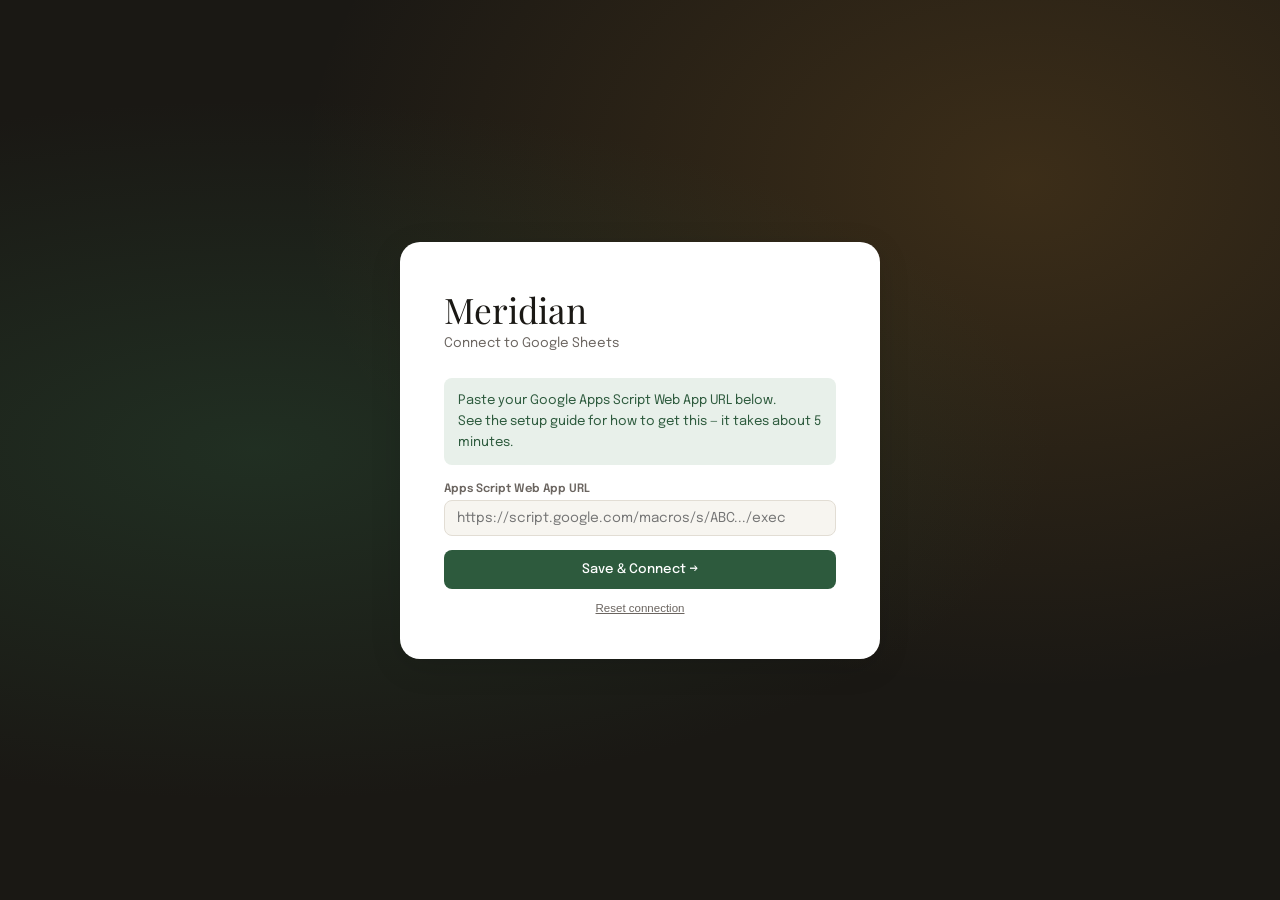
<file: index (1).html>
<!DOCTYPE html>
<html lang="en">
<head>
<meta charset="UTF-8"/>
<meta name="viewport" content="width=device-width,initial-scale=1.0"/>
<title>Meridian — Team Objectives</title>
<link href="https://fonts.googleapis.com/css2?family=Playfair+Display:wght@500;700&family=Epilogue:wght@300;400;500;600&display=swap" rel="stylesheet"/>
<style>
*,*::before,*::after{box-sizing:border-box;margin:0;padding:0}
:root{
  --bg:#f7f5f0;--surface:#fff;--surface2:#f0ede6;--border:#e2ddd4;
  --ink:#1a1814;--ink2:#6b6560;--accent:#2d5a3d;--accent-light:#e8f0ea;
  --amber:#c4832a;--amber-light:#fdf3e3;--rose:#b84444;--rose-light:#fdeaea;
  --sky:#2a5a8c;--sky-light:#e8eef8;
  --font-head:'Playfair Display',serif;--font-body:'Epilogue',sans-serif;
  --shadow:0 2px 12px rgba(0,0,0,0.08);--shadow-lg:0 8px 32px rgba(0,0,0,0.12);
}
body{font-family:var(--font-body);background:var(--bg);color:var(--ink);min-height:100vh;font-size:14px}
.fullscreen{min-height:100vh;display:flex;align-items:center;justify-content:center;
  background:var(--ink);
  background-image:radial-gradient(ellipse at 20% 50%,rgba(45,90,61,0.35) 0%,transparent 55%),
                   radial-gradient(ellipse at 80% 20%,rgba(196,131,42,0.2) 0%,transparent 50%)}
.auth-box{background:var(--surface);border-radius:20px;padding:44px;width:100%;max-width:480px;
  box-shadow:var(--shadow-lg);animation:fadeUp 0.4s ease}
.auth-logo{font-family:var(--font-head);font-size:2.2rem;color:var(--ink);margin-bottom:4px}
.auth-sub{color:var(--ink2);font-size:0.83rem;margin-bottom:28px}
.auth-error{background:var(--rose-light);color:var(--rose);border-radius:8px;padding:10px 14px;
  font-size:0.82rem;margin-bottom:14px;display:none;line-height:1.5}
.auth-info{background:var(--accent-light);color:var(--accent);border-radius:8px;padding:12px 14px;
  font-size:0.82rem;margin-bottom:18px;line-height:1.6}
#app{display:none;min-height:100vh;flex-direction:column}
.topbar{background:var(--ink);color:#fff;display:flex;align-items:center;justify-content:space-between;
  padding:0 24px;height:54px;position:sticky;top:0;z-index:100}
.topbar-logo{font-family:var(--font-head);font-size:1.25rem;color:#fff}
.topbar-logo span{color:#8dbf8f}
.topbar-right{display:flex;align-items:center;gap:12px}
.topbar-user{font-size:0.8rem;color:#b0ada8}
.topbar-user strong{color:#fff}
.role-badge{font-size:0.66rem;font-weight:600;letter-spacing:0.8px;text-transform:uppercase;padding:3px 8px;border-radius:20px}
.role-badge.manager{background:rgba(196,131,42,0.25);color:#f0b84a}
.role-badge.engineer{background:rgba(141,191,143,0.2);color:#8dbf8f}
.layout{display:flex;flex:1;min-height:calc(100vh - 54px)}
.sidebar{width:234px;min-width:234px;background:var(--surface);border-right:1px solid var(--border);padding:14px 10px;display:flex;flex-direction:column;overflow-y:auto}
.slabel{font-size:0.64rem;font-weight:600;letter-spacing:1.5px;color:var(--ink2);text-transform:uppercase;padding:14px 10px 5px}
.nav-item{display:flex;align-items:center;gap:9px;padding:9px 12px;border-radius:8px;cursor:pointer;font-size:0.83rem;color:var(--ink2);border:none;background:none;width:100%;text-align:left;transition:all 0.12s}
.nav-item:hover{background:var(--surface2);color:var(--ink)}
.nav-item.active{background:var(--accent-light);color:var(--accent);font-weight:600}
.nav-icon{width:20px;text-align:center;font-size:0.9rem;flex-shrink:0}
.nav-count{margin-left:auto;font-size:0.69rem;background:var(--surface2);padding:2px 7px;border-radius:20px}
.nav-item.active .nav-count{background:rgba(45,90,61,0.15);color:var(--accent)}
.member-nav{display:flex;align-items:center;gap:8px;padding:7px 10px;border-radius:8px;cursor:pointer;font-size:0.81rem;color:var(--ink2);transition:all 0.12s}
.member-nav:hover{background:var(--surface2)}
.member-nav.active{background:var(--accent-light);color:var(--accent)}
.sdivider{height:1px;background:var(--border);margin:8px 4px}
.main{flex:1;overflow-y:auto;padding:28px 32px}
.page-title{font-family:var(--font-head);font-size:1.85rem;color:var(--ink);line-height:1.1}
.page-sub{color:var(--ink2);font-size:0.82rem;margin-top:4px}
.page-header{margin-bottom:24px}
.year-bar{display:flex;align-items:center;gap:10px;margin-bottom:20px}
.ybtn{width:28px;height:28px;border-radius:7px;border:1px solid var(--border);background:var(--surface);cursor:pointer;color:var(--ink2);display:flex;align-items:center;justify-content:center;transition:all 0.12s}
.ybtn:hover{border-color:var(--accent);color:var(--accent)}
.ylabel{font-family:var(--font-head);font-size:1rem;color:var(--ink);min-width:40px;text-align:center}
.stats-row{display:grid;grid-template-columns:repeat(4,1fr);gap:12px;margin-bottom:24px}
.stat-card{background:var(--surface);border:1px solid var(--border);border-radius:12px;padding:16px 18px}
.slbl{font-size:0.69rem;font-weight:600;letter-spacing:0.8px;color:var(--ink2);text-transform:uppercase}
.sval{font-family:var(--font-head);font-size:1.9rem;margin-top:4px}
.s-obj .sval{color:var(--accent)}.s-prog .sval{color:var(--sky)}.s-done .sval{color:var(--accent)}.s-over .sval{color:var(--rose)}
.team-table{width:100%;border-collapse:collapse}
.team-table th{text-align:left;font-size:0.68rem;font-weight:600;letter-spacing:1px;color:var(--ink2);text-transform:uppercase;padding:10px 14px;border-bottom:2px solid var(--border)}
.team-table td{padding:11px 14px;border-bottom:1px solid var(--border);font-size:0.83rem;vertical-align:middle}
.team-table tr:last-child td{border:none}
.team-table tr:hover td{background:var(--surface2)}
.pbar-wrap{height:5px;background:var(--surface2);border-radius:3px;width:80px;overflow:hidden;display:inline-block}
.pbar-fill{height:100%;border-radius:3px;background:var(--accent);transition:width 0.3s}
.objectives-grid{display:flex;flex-direction:column;gap:13px}
.obj-card{background:var(--surface);border:1px solid var(--border);border-radius:13px;overflow:hidden;box-shadow:var(--shadow)}
.obj-header{display:flex;align-items:center;gap:12px;padding:16px 18px;cursor:pointer;border-bottom:1px solid transparent;transition:border-color 0.15s}
.obj-header.open{border-bottom-color:var(--border)}
.obj-expand{width:22px;height:22px;border-radius:5px;border:1px solid var(--border);background:var(--surface2);display:flex;align-items:center;justify-content:center;font-size:0.6rem;color:var(--ink2);flex-shrink:0;transition:all 0.2s}
.obj-expand.open{background:var(--accent);border-color:var(--accent);color:#fff;transform:rotate(90deg)}
.obj-info{flex:1;min-width:0}
.obj-title-txt{font-size:0.93rem;font-weight:600;color:var(--ink)}
.obj-desc-txt{font-size:0.77rem;color:var(--ink2);margin-top:2px}
.obj-meta{display:flex;align-items:center;gap:9px;margin-left:auto;flex-shrink:0}
.obj-actions{display:flex;gap:4px;opacity:0;transition:opacity 0.12s}
.obj-card:hover .obj-actions{opacity:1}
.ring-wrap{position:relative;width:40px;height:40px;flex-shrink:0}
.ring-wrap svg{transform:rotate(-90deg)}
.ring-pct{position:absolute;inset:0;display:flex;align-items:center;justify-content:center;font-size:0.62rem;font-weight:700;color:var(--ink)}
.obj-body{padding:0 18px 16px;display:none}
.obj-body.open{display:block}
.obj-body-top{display:flex;align-items:center;justify-content:space-between;margin:10px 0 14px}
.month-section{margin-bottom:16px}
.month-hdr{display:flex;align-items:center;justify-content:space-between;margin-bottom:7px}
.month-lbl{font-size:0.69rem;font-weight:700;letter-spacing:1px;color:var(--ink2);text-transform:uppercase;display:flex;align-items:center;gap:6px}
.mdot{width:6px;height:6px;border-radius:50%;background:var(--border)}
.mdot.has{background:var(--amber)}.mdot.full{background:var(--accent)}
.mtarget-btn{font-size:0.69rem;padding:3px 9px;border-radius:20px;border:1px solid var(--border);background:none;cursor:pointer;color:var(--ink2);font-family:var(--font-body);transition:all 0.12s}
.mtarget-btn:hover{border-color:var(--accent);color:var(--accent)}
.mtarget-btn.met{background:var(--accent-light);border-color:var(--accent);color:var(--accent);font-weight:600}
.task-row{display:flex;align-items:flex-start;gap:9px;padding:8px 10px;border-radius:8px;border:1px solid transparent;background:var(--bg);margin-bottom:4px;transition:all 0.12s}
.task-row:hover{border-color:var(--border);background:var(--surface)}
.tchk{width:16px;height:16px;border-radius:50%;border:2px solid var(--border);flex-shrink:0;cursor:pointer;margin-top:2px;display:flex;align-items:center;justify-content:center;transition:all 0.15s}
.tchk:hover{border-color:var(--accent)}.tchk.done{background:var(--accent);border-color:var(--accent)}
.tchk.done::after{content:'✓';color:#fff;font-size:0.58rem;font-weight:700}
.task-bd{flex:1;min-width:0}
.task-ttl{font-size:0.84rem;font-weight:500;color:var(--ink);line-height:1.35}
.task-ttl.strike{text-decoration:line-through;color:var(--ink2)}
.task-note{font-size:0.75rem;color:var(--ink2);margin-top:2px;white-space:pre-wrap}
.task-chips{display:flex;gap:5px;margin-top:4px;flex-wrap:wrap;align-items:center}
.task-acts{display:flex;gap:3px;opacity:0;transition:opacity 0.12s;flex-shrink:0}
.task-row:hover .task-acts{opacity:1}
.chip{display:inline-flex;align-items:center;padding:2px 7px;border-radius:20px;font-size:0.68rem;font-weight:500}
.chip-high{background:var(--rose-light);color:var(--rose)}.chip-medium{background:var(--amber-light);color:var(--amber)}
.chip-low{background:var(--accent-light);color:var(--accent)}.chip-todo{background:var(--surface2);color:var(--ink2)}
.chip-inprogress{background:var(--sky-light);color:var(--sky)}.chip-done{background:var(--accent-light);color:var(--accent)}
.chip-date{background:var(--surface2);color:var(--ink2)}.chip-overdue{background:var(--rose-light);color:var(--rose)}
.cmt-panel{background:var(--surface2);border-radius:9px;padding:11px 13px;margin-top:7px;display:none}
.cmt-panel.open{display:block}
.cmt-item{margin-bottom:8px}
.cmt-who{font-size:0.69rem;font-weight:700;color:var(--accent)}
.cmt-txt{font-size:0.8rem;color:var(--ink);margin:2px 0}
.cmt-when{font-size:0.66rem;color:var(--ink2)}
.cmt-input-row{display:flex;gap:7px;margin-top:8px}
.cmt-input-row input{flex:1}
.av{border-radius:50%;display:flex;align-items:center;justify-content:center;font-weight:700;flex-shrink:0}
.spinner{width:18px;height:18px;border:2px solid var(--border);border-top-color:var(--accent);border-radius:50%;animation:spin 0.7s linear infinite;display:inline-block}
@keyframes spin{to{transform:rotate(360deg)}}
.overlay{position:fixed;inset:0;background:rgba(26,24,20,0.6);display:flex;align-items:center;justify-content:center;z-index:200;padding:20px;backdrop-filter:blur(3px)}
.overlay.hidden{display:none}
.modal{background:var(--surface);border-radius:16px;width:100%;max-width:520px;max-height:90vh;overflow-y:auto;padding:28px;box-shadow:var(--shadow-lg);animation:fadeUp 0.2s ease}
.modal-lg{max-width:600px}
.modal-hdr{display:flex;align-items:center;justify-content:space-between;margin-bottom:20px}
.modal-title{font-family:var(--font-head);font-size:1.25rem}
.modal-close{background:none;border:none;color:var(--ink2);cursor:pointer;font-size:1.1rem;padding:4px}
.fg{margin-bottom:14px}
.fr{display:grid;grid-template-columns:1fr 1fr;gap:13px}
label{display:block;font-size:0.72rem;font-weight:600;color:var(--ink2);margin-bottom:5px}
input,select,textarea{width:100%;background:var(--bg);border:1px solid var(--border);border-radius:8px;padding:10px 12px;color:var(--ink);font-family:var(--font-body);font-size:0.85rem;transition:border-color 0.15s;outline:none}
input:focus,select:focus,textarea:focus{border-color:var(--accent)}
textarea{resize:vertical;min-height:68px}
.form-actions{display:flex;gap:10px;justify-content:flex-end;margin-top:20px}
.pw-field{position:relative}
.pw-toggle{position:absolute;right:10px;top:50%;transform:translateY(-50%);background:none;border:none;cursor:pointer;color:var(--ink2);font-size:0.78rem}
.btn{display:inline-flex;align-items:center;gap:5px;padding:9px 16px;border-radius:8px;border:none;cursor:pointer;font-family:var(--font-body);font-size:0.82rem;font-weight:500;transition:all 0.15s}
.btn-primary{background:var(--accent);color:#fff}.btn-primary:hover{background:#245030;transform:translateY(-1px)}
.btn-ghost{background:none;color:var(--ink2);border:1px solid var(--border)}.btn-ghost:hover{border-color:var(--ink);color:var(--ink)}
.btn-danger{background:none;color:var(--rose);border:1px solid var(--rose)}.btn-danger:hover{background:var(--rose);color:#fff}
.btn-sm{padding:6px 12px;font-size:0.78rem}.btn-xs{padding:3px 8px;font-size:0.7rem;border-radius:6px}
.btn-icon{padding:5px;border-radius:6px}
.empty{text-align:center;padding:44px 20px;color:var(--ink2)}
.empty-icon{font-size:2.5rem;margin-bottom:10px}
.empty-title{font-family:var(--font-head);font-size:1.05rem;color:var(--ink);margin-bottom:6px}
.toast{position:fixed;bottom:20px;right:20px;background:var(--ink);color:#fff;border-radius:10px;padding:10px 16px;font-size:0.81rem;z-index:999;animation:fadeUp 0.2s ease;display:flex;align-items:center;gap:7px}
.toast.hidden{display:none}
@keyframes fadeUp{from{opacity:0;transform:translateY(12px)}to{opacity:1;transform:translateY(0)}}
::-webkit-scrollbar{width:4px}::-webkit-scrollbar-thumb{background:var(--border);border-radius:3px}
@media(max-width:800px){.sidebar{display:none}.stats-row{grid-template-columns:1fr 1fr}.main{padding:18px 14px}.fr{grid-template-columns:1fr}}
</style>
</head>
<body>

<!-- SETUP SCREEN -->
<div class="fullscreen" id="setupScreen" style="display:none">
  <div class="auth-box">
    <div class="auth-logo">Meridian</div>
    <div class="auth-sub">Connect to Google Sheets</div>
    <div class="auth-info">
      Paste your Google Apps Script Web App URL below.<br/>
      See the setup guide for how to get this — it takes about 5 minutes.
    </div>
    <div class="auth-error" id="setupError"></div>
    <div class="fg">
      <label>Apps Script Web App URL</label>
      <input type="text" id="cfg-url" placeholder="https://script.google.com/macros/s/ABC.../exec"/>
    </div>
    <button class="btn btn-primary" style="width:100%;justify-content:center;padding:13px" onclick="saveConfig()">Save & Connect →</button>
    <div style="margin-top:12px;text-align:center">
      <button onclick="localStorage.removeItem('meridian_config');location.reload()" style="background:none;border:none;color:var(--ink2);cursor:pointer;font-size:0.72rem;text-decoration:underline">Reset connection</button>
    </div>
  </div>
</div>

<!-- AUTH SCREEN -->
<div class="fullscreen" id="authScreen" style="display:none">
  <div class="auth-box">
    <div class="auth-logo">Meridian</div>
    <div class="auth-sub">Team Objectives Platform</div>
    <div class="auth-error" id="authError"></div>
    <div class="fg"><label>Username</label>
      <input type="text" id="loginUser" placeholder="Enter your username" autocomplete="username"/></div>
    <div class="fg"><label>Password</label>
      <div class="pw-field">
        <input type="password" id="loginPass" placeholder="Enter your password" autocomplete="current-password" onkeydown="if(event.key==='Enter')doLogin()"/>
        <button class="pw-toggle" onclick="togglePw('loginPass',this)" tabindex="-1">👁</button>
      </div></div>
    <button class="btn btn-primary" style="width:100%;justify-content:center;padding:13px" onclick="doLogin()">Sign In →</button>
    <div style="margin-top:14px;text-align:center;font-size:0.75rem;color:var(--ink2)">
      Ask your manager for your login credentials.<br/>
      <button onclick="localStorage.removeItem('meridian_config');location.reload()" style="background:none;border:none;color:var(--ink2);cursor:pointer;font-size:0.72rem;text-decoration:underline;margin-top:6px">Change connection settings</button>
    </div>
  </div>
</div>

<!-- APP -->
<div id="app">
  <div class="topbar">
    <div class="topbar-logo">Meri<span>dian</span></div>
    <div class="topbar-right">
      <div class="topbar-user">Signed in as <strong id="topbarName"></strong></div>
      <span class="role-badge" id="topbarRole"></span>
      <button class="btn btn-ghost btn-sm" style="color:#b0ada8;border-color:#3a3830" onclick="doLogout()">Sign out</button>
    </div>
  </div>
  <div class="layout">
    <aside class="sidebar" id="sidebar"></aside>
    <main class="main" id="mainPane"></main>
  </div>
</div>

<!-- MODALS -->
<div class="overlay hidden" id="objModal">
  <div class="modal">
    <div class="modal-hdr"><div class="modal-title" id="objModalTitle">New Objective</div><button class="modal-close" onclick="closeModal('objModal')">✕</button></div>
    <div class="fg"><label>Objective Title *</label><input type="text" id="om-title" placeholder="e.g. Improve system reliability to 99.9%"/></div>
    <div class="fg"><label>Description</label><textarea id="om-desc" placeholder="What should this objective achieve?"></textarea></div>
    <div class="fr">
      <div class="fg"><label>Year</label><input type="number" id="om-year" min="2020" max="2040"/></div>
      <div class="fg" id="om-member-wrap"><label>Assigned Engineer</label><select id="om-member"></select></div>
    </div>
    <div class="form-actions">
      <button class="btn btn-ghost" onclick="closeModal('objModal')">Cancel</button>
      <button class="btn btn-primary" id="objSaveBtn" onclick="saveObjective()">Save Objective</button>
    </div>
  </div>
</div>

<div class="overlay hidden" id="taskModal">
  <div class="modal">
    <div class="modal-hdr"><div class="modal-title" id="taskModalTitle">New Task</div><button class="modal-close" onclick="closeModal('taskModal')">✕</button></div>
    <div class="fg"><label>Task Title *</label><input type="text" id="tm-title" placeholder="What needs to be done?"/></div>
    <div class="fg"><label>Notes / Email content</label><textarea id="tm-notes" placeholder="Paste email content, add context or links…"></textarea></div>
    <div class="fr">
      <div class="fg"><label>Month</label>
        <select id="tm-month">
          <option value="1">January</option><option value="2">February</option><option value="3">March</option>
          <option value="4">April</option><option value="5">May</option><option value="6">June</option>
          <option value="7">July</option><option value="8">August</option><option value="9">September</option>
          <option value="10">October</option><option value="11">November</option><option value="12">December</option>
        </select></div>
      <div class="fg"><label>Priority</label>
        <select id="tm-priority"><option value="low">Low</option><option value="medium" selected>Medium</option><option value="high">High</option></select></div>
    </div>
    <div class="fr">
      <div class="fg"><label>Status</label>
        <select id="tm-status"><option value="todo">To Do</option><option value="inprogress">In Progress</option><option value="done">Done</option></select></div>
      <div class="fg"><label>Due Date (optional)</label><input type="date" id="tm-due"/></div>
    </div>
    <div class="form-actions">
      <button class="btn btn-ghost" onclick="closeModal('taskModal')">Cancel</button>
      <button class="btn btn-primary" id="taskSaveBtn" onclick="saveTask()">Save Task</button>
    </div>
  </div>
</div>

<div class="overlay hidden" id="userModal">
  <div class="modal modal-lg">
    <div class="modal-hdr"><div class="modal-title">Manage Team</div><button class="modal-close" onclick="closeModal('userModal')">✕</button></div>
    <div id="userListEl" style="margin-bottom:16px"></div>
    <div style="background:var(--bg);border-radius:10px;padding:16px;border:1px solid var(--border)">
      <div style="font-size:0.68rem;font-weight:700;letter-spacing:1.2px;color:var(--ink2);margin-bottom:13px;text-transform:uppercase">Add Engineer</div>
      <div class="fr">
        <div class="fg" style="margin:0"><label>Full Name *</label><input type="text" id="nu-name" placeholder="Jane Smith"/></div>
        <div class="fg" style="margin:0"><label>Username *</label><input type="text" id="nu-user" placeholder="jsmith"/></div>
      </div>
      <div class="fr" style="margin-top:11px">
        <div class="fg" style="margin:0"><label>Password *</label>
          <div class="pw-field"><input type="password" id="nu-pass" placeholder="Set a password"/>
          <button class="pw-toggle" onclick="togglePw('nu-pass',this)" tabindex="-1">👁</button></div></div>
        <div class="fg" style="margin:0"><label>Email (optional)</label><input type="email" id="nu-email" placeholder="jane@company.com"/></div>
      </div>
      <div style="margin-top:11px;text-align:right"><button class="btn btn-primary btn-sm" id="addUserBtn" onclick="addUser()">Add Engineer</button></div>
    </div>
  </div>
</div>

<div class="overlay hidden" id="pwModal">
  <div class="modal" style="max-width:380px">
    <div class="modal-hdr"><div class="modal-title">Change Password</div><button class="modal-close" onclick="closeModal('pwModal')">✕</button></div>
    <div class="fg"><label>Current Password</label><input type="password" id="pw-cur"/></div>
    <div class="fg"><label>New Password</label><input type="password" id="pw-new"/></div>
    <div class="fg"><label>Confirm New Password</label><input type="password" id="pw-cf"/></div>
    <div class="auth-error" id="pwError"></div>
    <div class="form-actions">
      <button class="btn btn-ghost" onclick="closeModal('pwModal')">Cancel</button>
      <button class="btn btn-primary" onclick="changePassword()">Update Password</button>
    </div>
  </div>
</div>

<div class="toast hidden" id="toast"></div>

<script>
// ══════════════════════════════════════════
//  CONFIG
// ══════════════════════════════════════════
let CFG = null;

function loadConfig() {
  const r = localStorage.getItem('meridian_config');
  if (r) try { CFG = JSON.parse(r); } catch(e) {}
}

async function saveConfig() {
  const url = document.getElementById('cfg-url').value.trim();
  const err = document.getElementById('setupError');
  err.style.display = 'none';
  if (!url || !url.includes('script.google.com')) {
    err.textContent = 'Please paste a valid Apps Script Web App URL.';
    err.style.display = 'block'; return;
  }
  const btn = document.querySelector('#setupScreen .btn-primary');
  btn.textContent = 'Testing connection…'; btn.disabled = true;
  try {
    // Test the connection before saving to CFG
    const testUrl = new URL(url);
    testUrl.searchParams.set('action', 'read');
    testUrl.searchParams.set('sheet', 'Users');
    const resp = await fetch(testUrl.toString());
    if (!resp.ok) throw new Error('HTTP ' + resp.status);
    const test = await resp.json();
    if (!test.ok) throw new Error(test.error || 'Script returned an error');
    CFG = { url };
    localStorage.setItem('meridian_config', JSON.stringify(CFG));
    document.getElementById('setupScreen').style.display = 'none';
    document.getElementById('authScreen').style.display = 'flex';
  } catch(e) {
    err.textContent = 'Could not connect: ' + e.message + '. Make sure you deployed the script as a Web App with access set to "Anyone".';
    err.style.display = 'block';
  }
  btn.textContent = 'Save & Connect →'; btn.disabled = false;
}

// ══════════════════════════════════════════
//  APPS SCRIPT API
// ══════════════════════════════════════════
async function api(action, sheet, params) {
  const url = new URL(CFG.url);
  url.searchParams.set('action', action);
  url.searchParams.set('sheet', sheet);
  Object.entries(params).forEach(([k,v]) => url.searchParams.set(k, v));
  // Use no-cors mode isn't possible for JSON — use redirect follow with JSONP workaround
  // Apps Script supports ?callback= for JSONP but that's complex
  // Better: use fetch with mode cors — Apps Script sets CORS headers by default
  const resp = await fetch(url.toString());
  if (!resp.ok) throw new Error('HTTP ' + resp.status);
  const data = await resp.json();
  if (!data.ok) throw new Error(data.error || 'Script error');
  return data;
}

async function readSheet(sheetName) {
  const result = await api('read', sheetName, {});
  return result.data || [];
}

async function createRow(sheetName, headers, obj) {
  const row = {};
  headers.forEach(h => { row[h] = obj[h] !== undefined ? String(obj[h]) : ''; });
  await api('append', sheetName, { row: JSON.stringify(row) });
}

async function updateRow(sheetName, id, headers, obj) {
  const row = {};
  headers.forEach(h => { row[h] = obj[h] !== undefined ? String(obj[h]) : ''; });
  await api('update', sheetName, { id, row: JSON.stringify(row) });
}

async function deleteRow(sheetName, id) {
  await api('delete', sheetName, { id });
}

// ══════════════════════════════════════════
//  SCHEMA
// ══════════════════════════════════════════
const HEADERS = {
  users:      ['id','name','username','passwordHash','role','email','color'],
  objectives: ['id','title','desc','memberId','year','completedMonths'],
  tasks:      ['id','title','notes','objectiveId','memberId','status','priority','month','due','comments'],
  sessions:   ['id','userId','expiresAt']
};

function rowToUser(r)      { return { id:r.id, name:r.name||'', username:r.username||'', pwHash:r.passwordHash||'', role:r.role||'engineer', email:r.email||'', color:r.color||COLORS[0] }; }
function rowToObjective(r) { let cm=[]; try{cm=JSON.parse(r.completedMonths||'[]')}catch(e){} return { id:r.id, title:r.title||'', desc:r.desc||'', memberId:r.memberId||'', year:parseInt(r.year)||new Date().getFullYear(), completedMonths:cm }; }
function rowToTask(r)      { let cm=[]; try{cm=JSON.parse(r.comments||'[]')}catch(e){} return { id:r.id, title:r.title||'', notes:r.notes||'', objectiveId:r.objectiveId||'', memberId:r.memberId||'', status:r.status||'todo', priority:r.priority||'medium', month:parseInt(r.month)||1, due:r.due||'', comments:cm }; }
function objToUserRow(u)   { return { id:u.id, name:u.name, username:u.username, passwordHash:u.pwHash, role:u.role, email:u.email||'', color:u.color }; }
function objToObjRow(o)    { return { id:o.id, title:o.title, desc:o.desc||'', memberId:o.memberId, year:String(o.year), completedMonths:JSON.stringify(o.completedMonths||[]) }; }
function objToTaskRow(t)   { return { id:t.id, title:t.title, notes:t.notes||'', objectiveId:t.objectiveId, memberId:t.memberId, status:t.status, priority:t.priority, month:String(t.month), due:t.due||'', comments:JSON.stringify(t.comments||[]) }; }

// ══════════════════════════════════════════
//  APP STATE
// ══════════════════════════════════════════
const MONTHS = ['January','February','March','April','May','June','July','August','September','October','November','December'];
const COLORS = ['#2d5a3d','#c4832a','#2a5a8c','#8c2a5a','#5a2a8c','#2a8c7a','#8c5a2a','#5a8c2a'];
const C = 2 * Math.PI * 18;

let CU=null, VIEW='dashboard', MEMBER_ID=null, YEAR=new Date().getFullYear();
let EDIT_OBJ=null, EDIT_TASK=null, EDIT_TASK_OBJ=null;
let OPEN_OBJS=new Set();
let USERS=[], OBJECTIVES=[], TASKS=[];

function uid(){ return Date.now().toString(36)+Math.random().toString(36).slice(2,7); }
function esc(s){ return String(s||'').replace(/&/g,'&amp;').replace(/</g,'&lt;').replace(/>/g,'&gt;').replace(/"/g,'&quot;'); }
function isOverdue(d){ if(!d) return false; return new Date(d)<new Date(new Date().toDateString()); }
function fmtDate(d){ if(!d) return ''; return new Date(d+'T00:00:00').toLocaleDateString('en-GB',{day:'numeric',month:'short'}); }
function statusLabel(s){ return {todo:'To Do',inprogress:'In Progress',done:'Done'}[s]||s; }
function hashPw(s){ let h=0; for(let i=0;i<s.length;i++){h=((h<<5)-h)+s.charCodeAt(i);h|=0} return 'h'+Math.abs(h).toString(16); }
function togglePw(id,btn){ const el=document.getElementById(id); el.type=el.type==='password'?'text':'password'; btn.textContent=el.type==='password'?'👁':'🙈'; }
function showToast(msg){ const t=document.getElementById('toast'); t.textContent='✓ '+msg; t.className='toast'; clearTimeout(t._t); t._t=setTimeout(()=>t.classList.add('hidden'),2600); }
function openModal(id){ document.getElementById(id).classList.remove('hidden'); }
function closeModal(id){ document.getElementById(id).classList.add('hidden'); EDIT_OBJ=null;EDIT_TASK=null;EDIT_TASK_OBJ=null; }

['objModal','taskModal','userModal','pwModal'].forEach(id=>{
  document.getElementById(id).addEventListener('click',e=>{ if(e.target===document.getElementById(id)) closeModal(id); });
});
document.addEventListener('keydown',e=>{ if(e.key==='Escape') ['objModal','taskModal','userModal','pwModal'].forEach(closeModal); });

// ══════════════════════════════════════════
//  BOOT & AUTH
// ══════════════════════════════════════════
async function boot() {
  loadConfig();
  if (!CFG) { document.getElementById('setupScreen').style.display='flex'; return; }
  document.getElementById('authScreen').style.display = 'flex';
}

async function doLogin() {
  const u = document.getElementById('loginUser').value.trim();
  const p = document.getElementById('loginPass').value;
  const err = document.getElementById('authError');
  err.style.display = 'none';
  if (!u||!p) { err.textContent='Enter your username and password.'; err.style.display='block'; return; }
  const btn = document.querySelector('#authScreen .btn-primary');
  btn.innerHTML='<span class="spinner"></span> Signing in…'; btn.disabled=true;
  try {
    const rows = await readSheet('Users');
    USERS = rows.map(rowToUser).filter(u=>u.id);
    const user = USERS.find(x=>x.username.toLowerCase()===u.toLowerCase()&&x.pwHash===hashPw(p));
    if (!user) { err.textContent='Incorrect username or password.'; err.style.display='block'; btn.textContent='Sign In →'; btn.disabled=false; return; }
    CU=user;
    document.getElementById('authScreen').style.display='none';
    document.getElementById('app').style.display='flex';
    document.getElementById('app').style.flexDirection='column';
    document.getElementById('topbarName').textContent=user.name;
    const rb=document.getElementById('topbarRole');
    rb.textContent=user.role==='manager'?'Manager':'Engineer';
    rb.className='role-badge '+(user.role==='manager'?'manager':'engineer');
    document.getElementById('loginPass').value='';
    VIEW=user.role==='manager'?'dashboard':'mywork';
    MEMBER_ID=user.role==='engineer'?user.id:null;
    await loadData();
    renderApp();
  } catch(e) { err.textContent='Connection error: '+e.message; err.style.display='block'; }
  btn.textContent='Sign In →'; btn.disabled=false;
}

function doLogout() {
  CU=null; VIEW='dashboard'; MEMBER_ID=null;
  USERS=[]; OBJECTIVES=[]; TASKS=[];
  document.getElementById('app').style.display='none';
  document.getElementById('authScreen').style.display='flex';
  document.getElementById('loginUser').value='';
}

async function loadData() {
  const isM = CU.role==='manager';
  const [objRows, taskRows] = await Promise.all([readSheet('Objectives'), readSheet('Tasks')]);
  OBJECTIVES = objRows.map(rowToObjective).filter(o=>o.id);
  TASKS = taskRows.map(rowToTask).filter(t=>t.id);
  if (!isM) { OBJECTIVES=OBJECTIVES.filter(o=>o.memberId===CU.id); TASKS=TASKS.filter(t=>t.memberId===CU.id); }
  if (isM && USERS.length===0) { const uRows=await readSheet('Users'); USERS=uRows.map(rowToUser).filter(u=>u.id); }
}

// ══════════════════════════════════════════
//  RENDER
// ══════════════════════════════════════════
function renderApp(){ renderSidebar(); renderMain(); }

function renderSidebar(){
  const sb=document.getElementById('sidebar');
  const isM=CU.role==='manager';
  const engineers=USERS.filter(u=>u.role==='engineer');
  const yearObjs=OBJECTIVES.filter(o=>o.year===YEAR);
  if(isM){
    sb.innerHTML=`
      <div class="slabel">Overview</div>
      <button class="nav-item ${VIEW==='dashboard'?'active':''}" onclick="setView('dashboard')"><span class="nav-icon">📊</span>Dashboard</button>
      <button class="nav-item ${VIEW==='all-obj'?'active':''}" onclick="setView('all-obj')"><span class="nav-icon">🎯</span>All Objectives<span class="nav-count">${yearObjs.length}</span></button>
      <div class="sdivider"></div>
      <div class="slabel">Engineers</div>
      ${engineers.map(m=>`<div class="member-nav ${MEMBER_ID===m.id&&VIEW==='member'?'active':''}" onclick="setMember('${m.id}')">
        <div class="av" style="width:22px;height:22px;font-size:0.62rem;background:${m.color}22;color:${m.color}">${(m.name||'?')[0].toUpperCase()}</div>
        <span style="flex:1;font-size:0.8rem">${esc(m.name)}</span>
        <span style="font-size:0.68rem;color:var(--ink2)">${OBJECTIVES.filter(o=>o.memberId===m.id&&o.year===YEAR).length}</span>
      </div>`).join('')}
      ${engineers.length===0?`<div style="font-size:0.76rem;color:var(--ink2);padding:6px 10px">No engineers yet</div>`:''}
      <div class="sdivider"></div>
      <div class="slabel">Settings</div>
      <button class="nav-item" onclick="openModal('userModal');renderUserList()"><span class="nav-icon">👥</span>Manage Team</button>
      <button class="nav-item" onclick="openModal('pwModal')"><span class="nav-icon">🔑</span>Change Password</button>`;
  } else {
    const myObjs=OBJECTIVES.filter(o=>o.memberId===CU.id);
    sb.innerHTML=`
      <div class="slabel">My Work</div>
      <button class="nav-item ${VIEW==='mywork'?'active':''}" onclick="setView('mywork')"><span class="nav-icon">🎯</span>My Objectives<span class="nav-count">${myObjs.filter(o=>o.year===YEAR).length}</span></button>
      <button class="nav-item ${VIEW==='mytasks'?'active':''}" onclick="setView('mytasks')"><span class="nav-icon">✅</span>All My Tasks<span class="nav-count">${TASKS.filter(t=>t.memberId===CU.id).length}</span></button>
      <div class="sdivider"></div>
      <div class="slabel">Account</div>
      <button class="nav-item" onclick="openModal('pwModal')"><span class="nav-icon">🔑</span>Change Password</button>`;
  }
}

function renderMain(){
  const p=document.getElementById('mainPane');
  if(VIEW==='dashboard') p.innerHTML=buildDashboard();
  else if(VIEW==='all-obj') p.innerHTML=buildAllObj();
  else if(VIEW==='member') p.innerHTML=buildMemberView(MEMBER_ID,false);
  else if(VIEW==='mywork') p.innerHTML=buildMemberView(CU.id,true);
  else if(VIEW==='mytasks') p.innerHTML=buildMyTasks();
}

function setView(v){ VIEW=v; MEMBER_ID=null; renderApp(); }
function setMember(id){ VIEW='member'; MEMBER_ID=id; renderApp(); }
function changeYear(d){ YEAR+=d; renderMain(); }

function buildDashboard(){
  const engineers=USERS.filter(u=>u.role==='engineer');
  const yearObjs=OBJECTIVES.filter(o=>o.year===YEAR);
  const overdue=TASKS.filter(t=>isOverdue(t.due)&&t.status!=='done').length;
  return `
    <div class="page-header"><div class="page-title">Dashboard</div><div class="page-sub">Manager overview · all engineers</div></div>
    <div class="year-bar"><button class="ybtn" onclick="changeYear(-1)">‹</button><div class="ylabel">${YEAR}</div><button class="ybtn" onclick="changeYear(1)">›</button></div>
    <div class="stats-row">
      <div class="stat-card s-obj"><div class="slbl">Objectives</div><div class="sval">${yearObjs.length}</div></div>
      <div class="stat-card s-prog"><div class="slbl">In Progress</div><div class="sval">${TASKS.filter(t=>t.status==='inprogress').length}</div></div>
      <div class="stat-card s-done"><div class="slbl">Completed</div><div class="sval">${TASKS.filter(t=>t.status==='done').length}</div></div>
      <div class="stat-card s-over"><div class="slbl">Overdue</div><div class="sval">${overdue}</div></div>
    </div>
    <div style="background:var(--surface);border:1px solid var(--border);border-radius:13px;overflow:hidden;box-shadow:var(--shadow)">
      <div style="padding:14px 18px;border-bottom:1px solid var(--border);display:flex;align-items:center;justify-content:space-between">
        <div style="font-family:var(--font-head);font-size:0.97rem">Team Progress · ${YEAR}</div>
        <button class="btn btn-primary btn-sm" onclick="openObjModal()">＋ New Objective</button>
      </div>
      ${engineers.length===0?`<div class="empty"><div class="empty-icon">👥</div><div class="empty-title">No engineers yet</div><div style="font-size:0.8rem;margin:6px 0 12px">Add your team via Manage Team</div><button class="btn btn-ghost btn-sm" onclick="openModal('userModal');renderUserList()">Manage Team</button></div>`:`
      <table class="team-table">
        <thead><tr><th>Engineer</th><th>Objectives</th><th>Tasks</th><th>Progress</th><th>Overdue</th><th></th></tr></thead>
        <tbody>${engineers.map(m=>{
          const mObjs=yearObjs.filter(o=>o.memberId===m.id);
          const mTasks=TASKS.filter(t=>t.memberId===m.id);
          const done=mTasks.filter(t=>t.status==='done').length;
          const pct=mTasks.length?Math.round(done/mTasks.length*100):0;
          const mOver=mTasks.filter(t=>isOverdue(t.due)&&t.status!=='done').length;
          return `<tr>
            <td><div style="display:flex;align-items:center;gap:9px">
              <div class="av" style="width:28px;height:28px;font-size:0.7rem;background:${m.color}22;color:${m.color}">${(m.name||'?')[0].toUpperCase()}</div>
              <div><div style="font-weight:500">${esc(m.name)}</div>${m.email?`<div style="font-size:0.72rem;color:var(--ink2)">${esc(m.email)}</div>`:''}</div>
            </div></td>
            <td>${mObjs.length}</td><td>${done}/${mTasks.length}</td>
            <td><div style="display:flex;align-items:center;gap:7px"><div class="pbar-wrap"><div class="pbar-fill" style="width:${pct}%"></div></div><span style="font-size:0.75rem;color:var(--ink2)">${pct}%</span></div></td>
            <td style="color:${mOver>0?'var(--rose)':'var(--ink2)'}">${mOver>0?'⚠ '+mOver:'—'}</td>
            <td><button class="btn btn-ghost btn-xs" onclick="setMember('${m.id}')">View →</button></td>
          </tr>`;
        }).join('')}</tbody>
      </table>`}
    </div>`;
}

function buildAllObj(){
  const yearObjs=OBJECTIVES.filter(o=>o.year===YEAR);
  return `
    <div class="page-header"><div class="page-title">All Objectives</div><div class="page-sub">Every objective · ${YEAR}</div></div>
    <div style="display:flex;align-items:center;justify-content:space-between;margin-bottom:16px">
      <div class="year-bar" style="margin:0"><button class="ybtn" onclick="changeYear(-1)">‹</button><div class="ylabel">${YEAR}</div><button class="ybtn" onclick="changeYear(1)">›</button></div>
      <button class="btn btn-primary btn-sm" onclick="openObjModal()">＋ New Objective</button>
    </div>
    ${yearObjs.length===0?`<div class="empty"><div class="empty-icon">🎯</div><div class="empty-title">No objectives for ${YEAR}</div><button class="btn btn-primary btn-sm" style="margin-top:10px" onclick="openObjModal()">＋ New Objective</button></div>`:''}
    <div class="objectives-grid">${yearObjs.map(o=>buildObjCard(o,true)).join('')}</div>`;
}

function buildMemberView(memberId,isSelf){
  const member=USERS.find(u=>u.id===memberId);
  if(!member) return '<div class="empty"><div class="empty-title">Member not found</div></div>';
  const yearObjs=OBJECTIVES.filter(o=>o.memberId===memberId&&o.year===YEAR);
  return `
    <div class="page-header">
      <div style="display:flex;align-items:center;gap:12px;margin-bottom:4px">
        <div class="av" style="width:44px;height:44px;font-size:1rem;background:${member.color}22;color:${member.color}">${(member.name||'?')[0].toUpperCase()}</div>
        <div><div class="page-title">${isSelf?'My Objectives':esc(member.name)}</div>${member.email?`<div class="page-sub">${esc(member.email)}</div>`:''}</div>
      </div>
    </div>
    <div style="display:flex;align-items:center;justify-content:space-between;margin-bottom:16px">
      <div class="year-bar" style="margin:0"><button class="ybtn" onclick="changeYear(-1)">‹</button><div class="ylabel">${YEAR}</div><button class="ybtn" onclick="changeYear(1)">›</button></div>
      <button class="btn btn-primary btn-sm" onclick="openObjModal('${memberId}')">＋ New Objective</button>
    </div>
    ${yearObjs.length===0?`<div class="empty"><div class="empty-icon">🎯</div><div class="empty-title">No objectives for ${YEAR}</div><button class="btn btn-primary btn-sm" style="margin-top:10px" onclick="openObjModal('${memberId}')">＋ Add Objective</button></div>`:''}
    <div class="objectives-grid">${yearObjs.map(o=>buildObjCard(o,true)).join('')}</div>`;
}

function buildMyTasks(){
  const myTasks=TASKS.filter(t=>t.memberId===CU.id);
  const getObjTitle=id=>{const o=OBJECTIVES.find(x=>x.id===id);return o?o.title:'Unknown objective';};
  const section=(lbl,tasks)=>tasks.length===0?'':`
    <div style="margin-bottom:18px">
      <div style="font-size:0.68rem;font-weight:700;letter-spacing:1px;color:var(--ink2);text-transform:uppercase;margin-bottom:8px">${lbl} (${tasks.length})</div>
      ${tasks.map(t=>`<div class="task-row">
        <div class="tchk ${t.status==='done'?'done':''}" onclick="quickToggle('${t.objectiveId}','${t.id}')"></div>
        <div class="task-bd">
          <div class="task-ttl ${t.status==='done'?'strike':''}">${esc(t.title)}</div>
          <div style="font-size:0.72rem;color:var(--ink2);margin-top:2px">↳ ${esc(getObjTitle(t.objectiveId))} · ${MONTHS[(t.month||1)-1]}</div>
          <div class="task-chips">
            <span class="chip chip-${t.priority}">${t.priority}</span>
            <span class="chip chip-${t.status}">${statusLabel(t.status)}</span>
            ${t.due?`<span class="chip ${isOverdue(t.due)&&t.status!=='done'?'chip-overdue':'chip-date'}">${fmtDate(t.due)}</span>`:''}
          </div>
        </div>
      </div>`).join('')}
    </div>`;
  return `
    <div class="page-header"><div class="page-title">All My Tasks</div><div class="page-sub">Every task across all objectives</div></div>
    ${myTasks.length===0?`<div class="empty"><div class="empty-icon">✅</div><div class="empty-title">No tasks yet</div></div>`:''}
    ${section('In Progress',myTasks.filter(t=>t.status==='inprogress'))}
    ${section('To Do',myTasks.filter(t=>t.status==='todo'))}
    ${section('Done',myTasks.filter(t=>t.status==='done'))}`;
}

function buildObjCard(o,canEdit){
  const objTasks=TASKS.filter(t=>t.objectiveId===o.id);
  const done=objTasks.filter(t=>t.status==='done').length;
  const total=objTasks.length;
  const pct=total?Math.round(done/total*100):0;
  const offset=C-(pct/100*C);
  const member=USERS.find(u=>u.id===o.memberId);
  const isOpen=OPEN_OBJS.has(o.id);
  const byMonth={};
  objTasks.forEach(t=>{const m=t.month||1;if(!byMonth[m])byMonth[m]=[];byMonth[m].push(t);});
  const months=Object.keys(byMonth).map(Number).sort((a,b)=>a-b);
  return `
  <div class="obj-card">
    <div class="obj-header ${isOpen?'open':''}" onclick="toggleObj('${o.id}')">
      <div class="obj-expand ${isOpen?'open':''}">▶</div>
      <div class="obj-info">
        <div class="obj-title-txt">${esc(o.title)}</div>
        ${o.desc?`<div class="obj-desc-txt">${esc(o.desc.slice(0,90))}${o.desc.length>90?'…':''}</div>`:''}
      </div>
      <div class="obj-meta">
        ${member&&CU.role==='manager'?`<div style="display:flex;align-items:center;gap:5px;font-size:0.75rem;color:var(--ink2)"><div class="av" style="width:18px;height:18px;font-size:0.55rem;background:${member.color}22;color:${member.color}">${(member.name||'?')[0]}</div>${esc(member.name)}</div>`:''}
        <div class="ring-wrap">
          <svg width="40" height="40" viewBox="0 0 40 40">
            <circle cx="20" cy="20" r="18" fill="none" stroke="var(--border)" stroke-width="3"/>
            <circle cx="20" cy="20" r="18" fill="none" stroke="var(--accent)" stroke-width="3"
              stroke-dasharray="${C.toFixed(1)}" stroke-dashoffset="${offset.toFixed(1)}" stroke-linecap="round" style="transition:stroke-dashoffset 0.4s"/>
          </svg>
          <div class="ring-pct">${pct}%</div>
        </div>
        <div class="obj-actions" onclick="event.stopPropagation()">
          ${canEdit?`<button class="btn btn-ghost btn-xs btn-icon" onclick="editObjById('${o.id}')">✏️</button>
          <button class="btn btn-danger btn-xs btn-icon" onclick="deleteObj('${o.id}')">🗑</button>`:''}
        </div>
      </div>
    </div>
    <div class="obj-body ${isOpen?'open':''}">
      <div class="obj-body-top">
        <div style="font-size:0.75rem;color:var(--ink2)">${done} of ${total} tasks complete</div>
        <button class="btn btn-primary btn-xs" onclick="openTaskModalFor('${o.id}')">＋ Add Task</button>
      </div>
      ${months.length===0?`<div style="color:var(--ink2);font-size:0.79rem;padding:4px 0">No tasks yet — add the first one above.</div>`:''}
      ${months.map(m=>{
        const mTasks=byMonth[m];
        const allDone=mTasks.every(t=>t.status==='done');
        const mMet=o.completedMonths&&o.completedMonths.includes(m);
        return `<div class="month-section">
          <div class="month-hdr">
            <div class="month-lbl">
              <div class="mdot ${allDone?'full':mTasks.length?'has':''}"></div>
              ${MONTHS[m-1]}
              <span style="font-weight:400;color:var(--ink2)">${mTasks.filter(t=>t.status==='done').length}/${mTasks.length}</span>
            </div>
            <button class="mtarget-btn ${mMet?'met':''}" onclick="toggleMonthMet('${o.id}',${m})">${mMet?'✓ Target Met':'Mark Target Met'}</button>
          </div>
          ${mTasks.map(t=>buildTaskRow(t,o.id,canEdit)).join('')}
        </div>`;
      }).join('')}
    </div>
  </div>`;
}

function buildTaskRow(t,objId,canEdit){
  const cpId='cp-'+t.id;
  return `<div class="task-row">
    <div class="tchk ${t.status==='done'?'done':''}" onclick="quickToggle('${objId}','${t.id}')"></div>
    <div class="task-bd">
      <div class="task-ttl ${t.status==='done'?'strike':''}">${esc(t.title)}</div>
      ${t.notes?`<div class="task-note">${esc(t.notes)}</div>`:''}
      <div class="task-chips">
        <span class="chip chip-${t.priority}">${t.priority}</span>
        <span class="chip chip-${t.status}" style="cursor:pointer" onclick="cycleStatus('${objId}','${t.id}')">${statusLabel(t.status)}</span>
        ${t.due?`<span class="chip ${isOverdue(t.due)&&t.status!=='done'?'chip-overdue':'chip-date'}">${fmtDate(t.due)}</span>`:''}
        <button class="btn btn-ghost btn-xs" onclick="togglePanel('${cpId}')">💬 ${(t.comments||[]).length}</button>
      </div>
      <div class="cmt-panel" id="${cpId}">
        ${(t.comments||[]).length===0?`<div style="font-size:0.76rem;color:var(--ink2);margin-bottom:7px">No comments yet</div>`:''}
        ${(t.comments||[]).map(c=>`<div class="cmt-item"><div class="cmt-who">${esc(c.author)}</div><div class="cmt-txt">${esc(c.text)}</div><div class="cmt-when">${c.time}</div></div>`).join('')}
        <div class="cmt-input-row">
          <input type="text" placeholder="Add a comment…" id="ci-${t.id}" onkeydown="if(event.key==='Enter')postComment('${objId}','${t.id}')"/>
          <button class="btn btn-ghost btn-sm" onclick="postComment('${objId}','${t.id}')">Post</button>
        </div>
      </div>
    </div>
    <div class="task-acts">
      ${canEdit?`<button class="btn btn-ghost btn-xs btn-icon" onclick="editTaskById('${objId}','${t.id}')">✏️</button>
      <button class="btn btn-danger btn-xs btn-icon" onclick="deleteTask('${objId}','${t.id}')">🗑</button>`:''}
    </div>
  </div>`;
}

// ══════════════════════════════════════════
//  INTERACTIONS
// ══════════════════════════════════════════
function toggleObj(id){ if(OPEN_OBJS.has(id)) OPEN_OBJS.delete(id); else OPEN_OBJS.add(id); renderMain(); }
function togglePanel(id){ const el=document.getElementById(id); if(el) el.classList.toggle('open'); }

async function quickToggle(objId,taskId){
  const task=TASKS.find(t=>t.id===taskId); if(!task) return;
  task.status=task.status==='done'?'todo':'done'; renderMain();
  try { await updateRow('Tasks',taskId,HEADERS.tasks,objToTaskRow(task)); }
  catch(e){ showToast('Save failed: '+e.message); task.status=task.status==='done'?'todo':'done'; renderMain(); }
}

async function cycleStatus(objId,taskId){
  const task=TASKS.find(t=>t.id===taskId); if(!task) return;
  const cycle={todo:'inprogress',inprogress:'done',done:'todo'};
  task.status=cycle[task.status]||'todo'; renderMain();
  try { await updateRow('Tasks',taskId,HEADERS.tasks,objToTaskRow(task)); showToast('Status → '+statusLabel(task.status)); }
  catch(e){ showToast('Save failed: '+e.message); }
}

async function toggleMonthMet(objId,month){
  const o=OBJECTIVES.find(x=>x.id===objId); if(!o) return;
  if(!o.completedMonths) o.completedMonths=[];
  const i=o.completedMonths.indexOf(month);
  if(i>=0) o.completedMonths.splice(i,1); else o.completedMonths.push(month);
  renderMain();
  try { await updateRow('Objectives',objId,HEADERS.objectives,objToObjRow(o)); showToast(o.completedMonths.includes(month)?'Target marked as met':'Target unmarked'); }
  catch(e){ showToast('Save failed: '+e.message); }
}

async function postComment(objId,taskId){
  const task=TASKS.find(t=>t.id===taskId); const el=document.getElementById('ci-'+taskId);
  if(!task||!el) return;
  const text=el.value.trim(); if(!text) return;
  if(!task.comments) task.comments=[];
  task.comments.push({author:CU.name,text,time:new Date().toLocaleString('en-GB')});
  el.value=''; renderMain();
  try { await updateRow('Tasks',taskId,HEADERS.tasks,objToTaskRow(task)); showToast('Comment posted'); setTimeout(()=>{const p=document.getElementById('cp-'+taskId);if(p)p.classList.add('open');},50); }
  catch(e){ showToast('Save failed: '+e.message); }
}

// ══════════════════════════════════════════
//  OBJECTIVE CRUD
// ══════════════════════════════════════════
function openObjModal(presetMember){
  EDIT_OBJ=null;
  document.getElementById('objModalTitle').textContent='New Objective';
  document.getElementById('om-title').value='';
  document.getElementById('om-desc').value='';
  document.getElementById('om-year').value=YEAR;
  const mWrap=document.getElementById('om-member-wrap');
  const mSel=document.getElementById('om-member');
  if(CU.role==='manager'){
    mWrap.style.display='block';
    const engineers=USERS.filter(u=>u.role==='engineer');
    if(!engineers.length){ showToast('Add engineers via Manage Team first'); return; }
    mSel.innerHTML=engineers.map(m=>`<option value="${m.id}" ${m.id===presetMember?'selected':''}>${esc(m.name)}</option>`).join('');
  } else { mWrap.style.display='none'; }
  openModal('objModal');
  setTimeout(()=>document.getElementById('om-title').focus(),80);
}

function editObjById(id){
  const o=OBJECTIVES.find(x=>x.id===id); if(!o) return;
  EDIT_OBJ=id;
  document.getElementById('objModalTitle').textContent='Edit Objective';
  document.getElementById('om-title').value=o.title;
  document.getElementById('om-desc').value=o.desc||'';
  document.getElementById('om-year').value=o.year;
  const mSel=document.getElementById('om-member');
  mSel.innerHTML=USERS.filter(u=>u.role==='engineer').map(m=>`<option value="${m.id}" ${m.id===o.memberId?'selected':''}>${esc(m.name)}</option>`).join('');
  openModal('objModal');
}

async function saveObjective(){
  const title=document.getElementById('om-title').value.trim();
  if(!title){ document.getElementById('om-title').style.borderColor='var(--rose)'; return; }
  document.getElementById('om-title').style.borderColor='';
  const year=parseInt(document.getElementById('om-year').value)||YEAR;
  let memberId;
  if(CU.role==='manager'){ memberId=document.getElementById('om-member').value; if(!memberId){showToast('Select an engineer');return;} }
  else memberId=CU.id;
  const btn=document.getElementById('objSaveBtn');
  btn.textContent='Saving…'; btn.disabled=true;
  try {
    if(EDIT_OBJ){
      const o=OBJECTIVES.find(x=>x.id===EDIT_OBJ);
      if(o){ o.title=title; o.desc=document.getElementById('om-desc').value.trim(); o.year=year; o.memberId=memberId; }
      await updateRow('Objectives',EDIT_OBJ,HEADERS.objectives,objToObjRow(o));
      showToast('Objective updated');
    } else {
      const newObj={id:uid(),title,desc:document.getElementById('om-desc').value.trim(),memberId,year,completedMonths:[]};
      await createRow('Objectives',HEADERS.objectives,objToObjRow(newObj));
      OBJECTIVES.push(newObj); OPEN_OBJS.add(newObj.id);
      showToast('Objective created');
    }
    EDIT_OBJ=null; closeModal('objModal'); renderApp();
  } catch(e){ showToast('Error: '+e.message); }
  btn.textContent='Save Objective'; btn.disabled=false;
}

async function deleteObj(id){
  if(!confirm('Delete this objective and all its tasks?')) return;
  const objTasks=TASKS.filter(t=>t.objectiveId===id);
  for(const t of objTasks){ try{ await deleteRow('Tasks',t.id); }catch(e){} }
  TASKS=TASKS.filter(t=>t.objectiveId!==id);
  await deleteRow('Objectives',id);
  OBJECTIVES=OBJECTIVES.filter(o=>o.id!==id);
  OPEN_OBJS.delete(id); renderApp(); showToast('Objective deleted');
}

// ══════════════════════════════════════════
//  TASK CRUD
// ══════════════════════════════════════════
function openTaskModalFor(objId,defaultMonth){
  EDIT_TASK=null; EDIT_TASK_OBJ=objId;
  document.getElementById('taskModalTitle').textContent='New Task';
  document.getElementById('tm-title').value='';
  document.getElementById('tm-notes').value='';
  document.getElementById('tm-priority').value='medium';
  document.getElementById('tm-status').value='todo';
  document.getElementById('tm-due').value='';
  document.getElementById('tm-month').value=defaultMonth||(new Date().getMonth()+1);
  openModal('taskModal');
  setTimeout(()=>document.getElementById('tm-title').focus(),80);
}

function editTaskById(objId,taskId){
  const t=TASKS.find(x=>x.id===taskId); if(!t) return;
  EDIT_TASK=taskId; EDIT_TASK_OBJ=objId;
  document.getElementById('taskModalTitle').textContent='Edit Task';
  document.getElementById('tm-title').value=t.title;
  document.getElementById('tm-notes').value=t.notes||'';
  document.getElementById('tm-priority').value=t.priority;
  document.getElementById('tm-status').value=t.status;
  document.getElementById('tm-due').value=t.due||'';
  document.getElementById('tm-month').value=t.month||1;
  openModal('taskModal');
}

async function saveTask(){
  const title=document.getElementById('tm-title').value.trim();
  if(!title){ document.getElementById('tm-title').style.borderColor='var(--rose)'; return; }
  document.getElementById('tm-title').style.borderColor='';
  const obj=OBJECTIVES.find(x=>x.id===EDIT_TASK_OBJ); if(!obj) return;
  const btn=document.getElementById('taskSaveBtn');
  btn.textContent='Saving…'; btn.disabled=true;
  try {
    const taskData={ title, notes:document.getElementById('tm-notes').value.trim(), objectiveId:EDIT_TASK_OBJ, memberId:obj.memberId, status:document.getElementById('tm-status').value, priority:document.getElementById('tm-priority').value, month:parseInt(document.getElementById('tm-month').value)||1, due:document.getElementById('tm-due').value||'' };
    if(EDIT_TASK){
      const t=TASKS.find(x=>x.id===EDIT_TASK); if(t) Object.assign(t,taskData);
      await updateRow('Tasks',EDIT_TASK,HEADERS.tasks,objToTaskRow(TASKS.find(x=>x.id===EDIT_TASK)));
      showToast('Task updated');
    } else {
      const newTask={id:uid(),comments:[],...taskData};
      await createRow('Tasks',HEADERS.tasks,objToTaskRow(newTask));
      TASKS.push(newTask); showToast('Task added');
    }
    EDIT_TASK=null; EDIT_TASK_OBJ=null; closeModal('taskModal'); renderMain();
  } catch(e){ showToast('Error: '+e.message); }
  btn.textContent='Save Task'; btn.disabled=false;
}

async function deleteTask(objId,taskId){
  await deleteRow('Tasks',taskId);
  TASKS=TASKS.filter(t=>t.id!==taskId);
  renderMain(); showToast('Task deleted');
}

// ══════════════════════════════════════════
//  USER MANAGEMENT
// ══════════════════════════════════════════
function renderUserList(){
  const engineers=USERS.filter(u=>u.role==='engineer');
  document.getElementById('userListEl').innerHTML=engineers.length===0
    ?`<div style="color:var(--ink2);font-size:0.8rem;text-align:center;padding:10px">No engineers added yet</div>`
    :engineers.map(m=>`<div style="display:flex;align-items:center;gap:11px;background:var(--bg);border-radius:9px;padding:10px 13px;margin-bottom:7px;border:1px solid var(--border)">
        <div class="av" style="width:32px;height:32px;font-size:0.78rem;background:${m.color}22;color:${m.color}">${(m.name||'?')[0].toUpperCase()}</div>
        <div style="flex:1"><div style="font-weight:600;font-size:0.86rem">${esc(m.name)}</div><div style="font-size:0.72rem;color:var(--ink2)">@${esc(m.username)}${m.email?' · '+esc(m.email):''}</div></div>
        <button class="btn btn-danger btn-xs btn-icon" onclick="removeUser('${m.id}')">✕</button>
      </div>`).join('');
}

async function addUser(){
  const name=document.getElementById('nu-name').value.trim();
  const username=document.getElementById('nu-user').value.trim();
  const pass=document.getElementById('nu-pass').value;
  const email=document.getElementById('nu-email').value.trim();
  if(!name||!username||!pass){ showToast('Fill in name, username and password'); return; }
  if(USERS.find(u=>u.username.toLowerCase()===username.toLowerCase())){ showToast('Username already taken'); return; }
  const btn=document.getElementById('addUserBtn');
  btn.textContent='Adding…'; btn.disabled=true;
  try {
    const color=COLORS[USERS.length%COLORS.length];
    const newUser={id:uid(),name,username,pwHash:hashPw(pass),role:'engineer',email,color};
    await createRow('Users',HEADERS.users,objToUserRow(newUser));
    USERS.push(newUser);
    ['nu-name','nu-user','nu-pass','nu-email'].forEach(id=>document.getElementById(id).value='');
    renderUserList(); renderSidebar(); showToast(name+' added to team');
  } catch(e){ showToast('Error: '+e.message); }
  btn.textContent='Add Engineer'; btn.disabled=false;
}

async function removeUser(id){
  if(!confirm('Remove this engineer? Their objectives will remain.')) return;
  await deleteRow('Users',id);
  USERS=USERS.filter(u=>u.id!==id);
  renderUserList(); renderSidebar(); showToast('Engineer removed');
}

async function changePassword(){
  const cur=document.getElementById('pw-cur').value;
  const nw=document.getElementById('pw-new').value;
  const cf=document.getElementById('pw-cf').value;
  const err=document.getElementById('pwError');
  err.style.display='none';
  if(hashPw(cur)!==CU.pwHash){ err.textContent='Current password is incorrect'; err.style.display='block'; return; }
  if(nw.length<6){ err.textContent='New password must be at least 6 characters'; err.style.display='block'; return; }
  if(nw!==cf){ err.textContent='Passwords do not match'; err.style.display='block'; return; }
  try {
    CU.pwHash=hashPw(nw);
    const u=USERS.find(x=>x.id===CU.id); if(u) u.pwHash=CU.pwHash;
    await updateRow('Users',CU.id,HEADERS.users,objToUserRow(CU));
    closeModal('pwModal'); showToast('Password updated');
    ['pw-cur','pw-new','pw-cf'].forEach(id=>document.getElementById(id).value='');
  } catch(e){ err.textContent='Error: '+e.message; err.style.display='block'; }
}

boot();
</script>
</body>
</html>
</file>
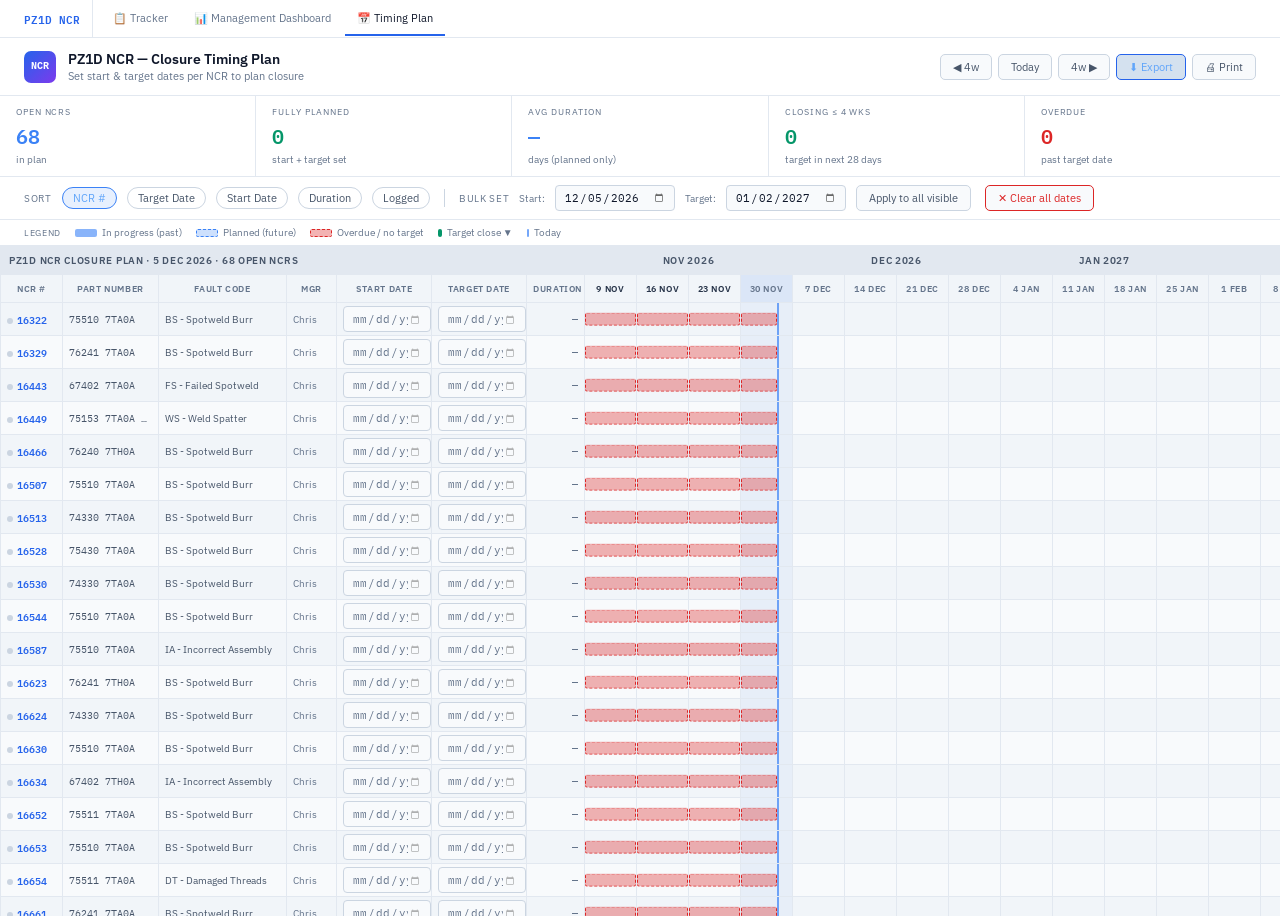
<file: NCR_Gantt_Plan.html>
<!DOCTYPE html>
<html lang="en">
<head>
<meta charset="UTF-8">
<meta name="viewport" content="width=device-width, initial-scale=1.0">
<title>PZ1D NCR — Closure Timing Plan</title>
<link href="https://fonts.googleapis.com/css2?family=IBM+Plex+Mono:wght@400;500;600&family=IBM+Plex+Sans:wght@300;400;500;600&display=swap" rel="stylesheet">
<style>
:root {
  --bg:      #f1f5f9;
  --surf:    #ffffff;
  --surf2:   #f8fafc;
  --border:  #e2e8f0;
  --border2: #cbd5e1;
  --text:    #0f172a;
  --muted:   #64748b;
  --dim:     #475569;
  --accent:  #1d4ed8;
  --accentL: #2563eb;
  --green:   #059669;
  --amber:   #d97706;
  --red:     #dc2626;
  --col-w:   52px;
  --row-h:   26px;
}
* { box-sizing:border-box; margin:0; padding:0; }
body { font-family:'IBM Plex Sans',sans-serif; font-size:12px; background:var(--bg); color:var(--text); min-height:100vh; }

/* ── Shared nav ── */
.site-nav {
  background:#ffffff; border-bottom:1px solid #e2e8f0;
  padding:0 24px; display:flex; align-items:center; gap:2px;
}
.site-nav .nav-brand {
  font-family:'IBM Plex Mono',monospace; font-size:11px; font-weight:600;
  color:#2563eb; padding:9px 12px 9px 0; margin-right:6px;
  border-right:1px solid #e2e8f0; white-space:nowrap;
}
.site-nav a {
  text-decoration:none; color:#64748b; font-size:11px;
  padding:9px 12px; border-bottom:2px solid transparent; transition:all .15s; white-space:nowrap;
}
.site-nav a:hover { color:#0f172a; }
.site-nav a.active { color:#0f172a; border-bottom-color:#2563eb; }

/* ── Header ── */
header {
  background:var(--surf); border-bottom:1px solid var(--border);
  padding:12px 24px; display:flex; align-items:center; justify-content:space-between; gap:12px; flex-wrap:wrap;
}
.hdr-left { display:flex; align-items:center; gap:12px; }
.logo { width:32px; height:32px; background:linear-gradient(135deg,#2563eb,#7c3aed); border-radius:7px; display:grid; place-items:center; font-family:monospace; font-weight:700; font-size:10px; color:#fff; }
header h1 { font-size:14px; font-weight:600; }
header p  { font-size:11px; color:var(--muted); margin-top:1px; }
.hdr-btns { display:flex; gap:6px; align-items:center; flex-wrap:wrap; }
.btn {
  background:var(--surf2); border:1px solid var(--border2); color:var(--dim);
  padding:5px 12px; border-radius:5px; font-size:11px; cursor:pointer; font-family:inherit; transition:all .15s;
}
.btn:hover { border-color:var(--accentL); color:var(--text); }
.btn.primary { background:rgba(43,108,176,.2); border-color:var(--accentL); color:#60a5fa; }

/* ── Stats bar ── */
.stats { display:flex; gap:1px; background:var(--border); border-bottom:1px solid var(--border); }
.stat  { flex:1; background:var(--surf); padding:10px 16px; }
.stat-lbl { font-size:9px; text-transform:uppercase; letter-spacing:.1em; color:var(--muted); margin-bottom:3px; }
.stat-val { font-size:20px; font-family:'IBM Plex Mono',monospace; font-weight:600; }
.stat-sub { font-size:10px; color:var(--muted); margin-top:1px; }
.cv-blue  { color:#3b82f6; } .cv-green { color:var(--green); }
.cv-amber { color:var(--amber); } .cv-red { color:var(--red); }

/* ── Toolbar ── */
.toolbar {
  background:var(--surf); border-bottom:1px solid var(--border);
  padding:8px 24px; display:flex; gap:10px; align-items:center; flex-wrap:wrap;
}
.tbar-lbl { font-size:10px; text-transform:uppercase; letter-spacing:.07em; color:var(--muted); }
.pill {
  padding:3px 10px; border-radius:20px; font-size:11px; cursor:pointer;
  border:1px solid var(--border2); background:transparent; color:var(--dim); font-family:inherit; transition:all .15s;
}
.pill:hover { border-color:var(--dim); color:var(--text); }
.pill.active { background:rgba(59,130,246,.12); border-color:#3b82f6; color:#60a5fa; }
.sep { width:1px; height:18px; background:var(--border2); margin:0 4px; }

input[type=date] {
  background:var(--surf2); border:1px solid var(--border2); color:var(--text);
  font-family:'IBM Plex Mono',monospace; font-size:11px; padding:4px 8px; border-radius:4px; outline:none;
}
input[type=date]:focus { border-color:#3b82f6; }
input[type=date]::-webkit-calendar-picker-indicator { filter:invert(.4); width:10px; }

/* ── Legend ── */
.legend {
  background:var(--surf); border-bottom:1px solid var(--border);
  padding:6px 24px; display:flex; gap:14px; align-items:center; flex-wrap:wrap;
}
.leg { display:flex; align-items:center; gap:5px; font-size:10px; color:var(--muted); }
.leg-bar { height:8px; width:22px; border-radius:2px; }

/* ── Gantt wrapper ── */
.gantt-outer { overflow:auto; height:calc(100vh - 230px); }

/* ── Table ── */
table { border-collapse:collapse; width:max-content; font-size:11px; }

/* Header row */
thead th {
  background:#f1f5f9;
  border:1px solid var(--border);
  padding:4px 6px;
  font-size:9px; font-weight:600; text-transform:uppercase; letter-spacing:.07em; color:var(--muted);
  white-space:nowrap; position:sticky; top:0; z-index:20;
  height:28px;
}
/* Month row */
.month-th {
  background:#e2e8f0; border:1px solid var(--border);
  font-size:10px; font-weight:600; color:var(--dim); text-align:center;
  padding:3px 0; position:sticky; top:0; z-index:20;
}

/* Sticky info columns */
.s1 { position:sticky; left:0;   min-width:62px;  max-width:62px;  z-index:15; }
.s2 { position:sticky; left:62px; min-width:96px;  max-width:96px;  z-index:15; }
.s3 { position:sticky; left:158px; min-width:128px; max-width:128px; z-index:15; }
.s4 { position:sticky; left:286px; min-width:50px;  max-width:50px;  z-index:15; }
.s5 { position:sticky; left:336px; min-width:95px;  max-width:95px;  z-index:15; }
.s6 { position:sticky; left:431px; min-width:95px;  max-width:95px;  z-index:15; }
.s7 { position:sticky; left:526px; min-width:58px;  max-width:58px;  z-index:15; }

thead th.s1,thead th.s2,thead th.s3,thead th.s4,thead th.s5,thead th.s6,thead th.s7 { z-index:25; }

/* Body cells */
td {
  border:1px solid var(--border);
  padding:3px 6px;
  height:var(--row-h);
  vertical-align:middle;
  white-space:nowrap;
  background:var(--bg);
}
tbody tr:nth-child(even) td { background:#f8fafc; }
tbody tr:nth-child(even) td.s1,
tbody tr:nth-child(even) td.s2,
tbody tr:nth-child(even) td.s3,
tbody tr:nth-child(even) td.s4,
tbody tr:nth-child(even) td.s5,
tbody tr:nth-child(even) td.s6,
tbody tr:nth-child(even) td.s7 { background:#f8fafc; }

tbody tr:hover td { background:rgba(37,99,235,0.05) !important; }

td.s1,td.s2,td.s3,td.s4,td.s5,td.s6,td.s7 { background:var(--bg); z-index:10; }

.ncr-id    { font-family:'IBM Plex Mono',monospace; font-size:10px; font-weight:600; color:#2563eb; }
.part-txt  { font-family:'IBM Plex Mono',monospace; font-size:10px; color:var(--dim); overflow:hidden; text-overflow:ellipsis; display:block; max-width:90px; }
.fault-txt { font-size:10px; color:var(--dim); overflow:hidden; text-overflow:ellipsis; display:block; max-width:122px; }
.mgr-txt   { font-size:10px; color:var(--muted); }
.dur-txt   { font-family:'IBM Plex Mono',monospace; font-size:10px; text-align:right; }

/* Date inputs inside cells */
.cell-date {
  background:transparent; border:none; color:var(--text);
  font-family:'IBM Plex Mono',monospace; font-size:10px; padding:0; width:88px; outline:none; cursor:pointer;
}
.cell-date::-webkit-calendar-picker-indicator { filter:none; width:9px; height:9px; cursor:pointer; opacity:.5; }
.cell-date:hover { color:#1d4ed8; }
.cell-date:focus { color:#1e40af; }
.cell-date.unset { color:var(--muted); }

/* Status dot */
.sdot { width:6px; height:6px; border-radius:50%; display:inline-block; margin-right:4px; vertical-align:middle; flex-shrink:0; }
.sd-none { background:#cbd5e1; } .sd-inv  { background:var(--amber); }
.sd-cm   { background:#7c3aed; } .sd-fail { background:var(--red); }
.sd-done { background:var(--green); }

/* Gantt week cells */
td.gc {
  min-width:var(--col-w); max-width:var(--col-w); width:var(--col-w);
  padding:0; position:relative; border:1px solid var(--border);
}
td.gc.today-col { border-left:1px solid rgba(37,99,235,.5); background:rgba(37,99,235,.05) !important; }
td.gc.weekend   { background:#f0f4f8 !important; }
th.gc.today-col { border-left:1px solid rgba(37,99,235,.5); background:rgba(37,99,235,.1); }

/* Gantt bars */
.gbar {
  position:absolute; top:50%; transform:translateY(-50%);
  height:13px; border-radius:2px; min-width:2px; pointer-events:none;
}
/* today line */
.tline { position:absolute; top:0; bottom:0; width:2px; background:rgba(59,130,246,.7); z-index:3; pointer-events:none; }
/* target marker */
.tmark {
  position:absolute; top:2px; bottom:2px; width:3px; border-radius:1px; background:var(--green); z-index:4;
}
.tmark::before { content:'▼'; position:absolute; top:-10px; left:-3px; font-size:8px; color:var(--green); }

/* Closed row fade */
.row-closed td { opacity:.3; }

/* Toast */
.toast {
  position:fixed; bottom:16px; right:16px;
  background:var(--surf2); border:1px solid var(--border2); border-radius:7px;
  padding:9px 14px; font-size:11px; opacity:0; transform:translateY(5px); transition:all .18s; z-index:999;
}
.toast.show { opacity:1; transform:translateY(0); }

@media print {
  .site-nav,.hdr-btns,.toolbar,.legend { display:none; }
  .gantt-outer { height:auto; overflow:visible; }
}
</style>
</head>
<body>

<nav class="site-nav">
  <div class="nav-brand">PZ1D NCR</div>
  <a href="NCR_Tracker_Dashboard.html">📋 Tracker</a>
  <a href="NCR_Management_Dashboard.html">📊 Management Dashboard</a>
  <a href="NCR_Gantt_Plan.html" class="active">📅 Timing Plan</a>
</nav>

<header>
  <div class="hdr-left">
    <div class="logo">NCR</div>
    <div>
      <h1>PZ1D NCR — Closure Timing Plan</h1>
      <p id="hdr-sub">Set start &amp; target dates per NCR to plan closure</p>
    </div>
  </div>
  <div class="hdr-btns">
    <button class="btn" onclick="shiftView(-4)">◀ 4w</button>
    <button class="btn" onclick="jumpToday()">Today</button>
    <button class="btn" onclick="shiftView(4)">4w ▶</button>
    <button class="btn primary" onclick="exportCSV()">⬇ Export</button>
    <button class="btn" onclick="window.print()">🖨 Print</button>
  </div>
</header>

<div class="stats">
  <div class="stat"><div class="stat-lbl">Open NCRs</div><div class="stat-val cv-blue" id="s-total">—</div><div class="stat-sub">in plan</div></div>
  <div class="stat"><div class="stat-lbl">Fully Planned</div><div class="stat-val cv-green" id="s-full">0</div><div class="stat-sub">start + target set</div></div>
  <div class="stat"><div class="stat-lbl">Avg Duration</div><div class="stat-val cv-blue" id="s-avgdur">—</div><div class="stat-sub">days (planned only)</div></div>
  <div class="stat"><div class="stat-lbl">Closing ≤ 4 wks</div><div class="stat-val cv-green" id="s-soon">0</div><div class="stat-sub">target in next 28 days</div></div>
  <div class="stat"><div class="stat-lbl">Overdue</div><div class="stat-val cv-red" id="s-late">0</div><div class="stat-sub">past target date</div></div>
</div>

<div class="toolbar">
  <span class="tbar-lbl">Sort</span>
  <button class="pill active" data-f="sort" data-v="ncr"    onclick="setF('sort','ncr',this)">NCR #</button>
  <button class="pill"        data-f="sort" data-v="target" onclick="setF('sort','target',this)">Target Date</button>
  <button class="pill"        data-f="sort" data-v="start"  onclick="setF('sort','start',this)">Start Date</button>
  <button class="pill"        data-f="sort" data-v="dur"    onclick="setF('sort','dur',this)">Duration</button>
  <button class="pill"        data-f="sort" data-v="logged" onclick="setF('sort','logged',this)">Logged</button>

  <div class="sep"></div>
  <span class="tbar-lbl">Bulk set</span>
  <span style="font-size:10px;color:var(--muted)">Start:</span>
  <input type="date" id="bulk-start" style="width:120px">
  <span style="font-size:10px;color:var(--muted)">Target:</span>
  <input type="date" id="bulk-target" style="width:120px">
  <button class="btn" onclick="bulkSet()">Apply to all visible</button>
  <button class="btn" style="color:var(--red);border-color:var(--red);margin-left:4px" onclick="clearAll()">✕ Clear all dates</button>
</div>

<div class="legend">
  <span style="font-size:9px;text-transform:uppercase;letter-spacing:.07em;color:var(--muted)">Legend</span>
  <div class="leg"><div class="leg-bar" style="background:rgba(59,130,246,.6)"></div>In progress (past)</div>
  <div class="leg"><div class="leg-bar" style="background:rgba(59,130,246,.25);border:1px dashed #3b82f6"></div>Planned (future)</div>
  <div class="leg"><div class="leg-bar" style="background:rgba(220,38,38,.35);border:1px dashed var(--red)"></div>Overdue / no target</div>
  <div class="leg"><div class="leg-bar" style="background:var(--green);width:4px"></div>Target close ▼</div>
  <div class="leg"><div class="leg-bar" style="background:rgba(59,130,246,.7);width:2px"></div>Today</div>
</div>

<div class="gantt-outer" id="gantt-outer">
  <table id="gtable">
    <thead id="gthead"></thead>
    <tbody id="gtbody"></tbody>
  </table>
</div>

<div class="toast" id="toast"></div>

<script>
// ── Data ─────────────────────────────────────────────────────
const NCR_DATA = [{"NCR Number":"16443","Logged Date":"07/11/2025 01:25:26","Part Number":"67402 7TA0A","Fault Code":"FS - Failed Spotweld","Status":"Open","To":"Chris Wilson","Sign Off - Supervisor Name":""},{"NCR Number":"16634","Logged Date":"09/12/2025 19:54:34","Part Number":"67402 7TH0A","Fault Code":"IA - Incorrect Assembly","Status":"Open","To":"Chris Wilson","Sign Off - Supervisor Name":""},{"NCR Number":"16696","Logged Date":"19/12/2025 10:25:56","Part Number":"67402 7TH0A","Fault Code":"BS - Spotweld Burr","Status":"Open","To":"Chris Wilson","Sign Off - Supervisor Name":""},{"NCR Number":"16530","Logged Date":"25/11/2025 17:10:46","Part Number":"74330 7TA0A","Fault Code":"BS - Spotweld Burr","Status":"Open","To":"Chris Wilson","Sign Off - Supervisor Name":""},{"NCR Number":"16624","Logged Date":"09/12/2025 08:38:51","Part Number":"74330 7TA0A","Fault Code":"BS - Spotweld Burr","Status":"Open","To":"Chris Wilson","Sign Off - Supervisor Name":""},{"NCR Number":"16747","Logged Date":"07/01/2026 08:52:08","Part Number":"74330 7TA0A","Fault Code":"BS - Spotweld Burr","Status":"Open","To":"Chris Wilson","Sign Off - Supervisor Name":""},{"NCR Number":"16719","Logged Date":"23/12/2025 13:38:07","Part Number":"74330 7TA0A","Fault Code":"BS - Spotweld Burr","Status":"Open","To":"Chris Wilson","Sign Off - Supervisor Name":""},{"NCR Number":"16513","Logged Date":"21/11/2025 16:40:08","Part Number":"74330 7TA0A","Fault Code":"BS - Spotweld Burr","Status":"Open","To":"Chris Wilson","Sign Off - Supervisor Name":""},{"NCR Number":"16727","Logged Date":"05/01/2026 14:44:21","Part Number":"74370 7TA1A","Fault Code":"BS - Spotweld Burr","Status":"Open","To":"Chris Wilson","Sign Off - Supervisor Name":""},{"NCR Number":"16449","Logged Date":"07/11/2025 15:35:38","Part Number":"75153 7TA0A 0A","Fault Code":"WS - Weld Spatter","Status":"Open","To":"Chris Wilson","Sign Off - Supervisor Name":""},{"NCR Number":"16695","Logged Date":"18/12/2025 21:49:27","Part Number":"75170 7TA0A","Fault Code":"BS - Spotweld Burr","Status":"Open","To":"Chris Wilson","Sign Off - Supervisor Name":""},{"NCR Number":"16745","Logged Date":"07/01/2026 00:43:46","Part Number":"75170 7TA0A","Fault Code":"BS - Spotweld Burr","Status":"Open","To":"Chris Wilson","Sign Off - Supervisor Name":""},{"NCR Number":"16721","Logged Date":"23/12/2025 15:51:38","Part Number":"75430 7TA0A","Fault Code":"WS - Weld Spatter","Status":"Open","To":"Chris Wilson","Sign Off - Supervisor Name":""},{"NCR Number":"16528","Logged Date":"25/11/2025 12:47:58","Part Number":"75430 7TA0A","Fault Code":"BS - Spotweld Burr","Status":"Open","To":"Chris Wilson","Sign Off - Supervisor Name":""},{"NCR Number":"16630","Logged Date":"09/12/2025 14:29:30","Part Number":"75510 7TA0A","Fault Code":"BS - Spotweld Burr","Status":"Open","To":"Chris Wilson","Sign Off - Supervisor Name":""},{"NCR Number":"16544","Logged Date":"27/11/2025 12:34:56","Part Number":"75510 7TA0A","Fault Code":"BS - Spotweld Burr","Status":"Open","To":"Chris Wilson","Sign Off - Supervisor Name":""},{"NCR Number":"16666","Logged Date":"15/12/2025 13:37:19","Part Number":"75510 7TA0A","Fault Code":"BS - Spotweld Burr","Status":"Open","To":"Chris Wilson","Sign Off - Supervisor Name":""},{"NCR Number":"16587","Logged Date":"03/12/2025 10:06:48","Part Number":"75510 7TA0A","Fault Code":"IA - Incorrect Assembly","Status":"Open","To":"Chris Wilson","Sign Off - Supervisor Name":""},{"NCR Number":"16653","Logged Date":"12/12/2025 10:12:43","Part Number":"75510 7TA0A","Fault Code":"BS - Spotweld Burr","Status":"Open","To":"Chris Wilson","Sign Off - Supervisor Name":""},{"NCR Number":"16507","Logged Date":"20/11/2025 18:44:05","Part Number":"75510 7TA0A","Fault Code":"BS - Spotweld Burr","Status":"Open","To":"Chris Wilson","Sign Off - Supervisor Name":""},{"NCR Number":"16322","Logged Date":"09/10/2025 23:34:54","Part Number":"75510 7TA0A","Fault Code":"BS - Spotweld Burr","Status":"Open","To":"Chris Wilson","Sign Off - Supervisor Name":""},{"NCR Number":"16652","Logged Date":"12/12/2025 09:46:06","Part Number":"75511 7TA0A","Fault Code":"BS - Spotweld Burr","Status":"Open","To":"Chris Wilson","Sign Off - Supervisor Name":""},{"NCR Number":"16654","Logged Date":"12/12/2025 10:46:19","Part Number":"75511 7TA0A","Fault Code":"DT - Damaged Threads","Status":"Open","To":"Chris Wilson","Sign Off - Supervisor Name":""},{"NCR Number":"16466","Logged Date":"12/11/2025 14:31:10","Part Number":"76240 7TH0A","Fault Code":"BS - Spotweld Burr","Status":"Open","To":"Chris Wilson","Sign Off - Supervisor Name":""},{"NCR Number":"16661","Logged Date":"13/12/2025 10:57:17","Part Number":"76241 7TA0A","Fault Code":"BS - Spotweld Burr","Status":"Open","To":"Chris Wilson","Sign Off - Supervisor Name":""},{"NCR Number":"16329","Logged Date":"10/10/2025 13:43:14","Part Number":"76241 7TA0A","Fault Code":"BS - Spotweld Burr","Status":"Open","To":"Chris Wilson","Sign Off - Supervisor Name":""},{"NCR Number":"16623","Logged Date":"08/12/2025 21:51:46","Part Number":"76241 7TH0A","Fault Code":"BS - Spotweld Burr","Status":"Open","To":"Chris Wilson","Sign Off - Supervisor Name":""},{"NCR Number":"16736","Logged Date":"06/01/2026 00:41:27","Part Number":"76751 7TA0A","Fault Code":"BS - Spotweld Burr","Status":"Open","To":"Chris Wilson","Sign Off - Supervisor Name":""},{"NCR Number":"16742","Logged Date":"06/01/2026 19:49:39","Part Number":"76751 7TA0A","Fault Code":"WS - Weld Spatter","Status":"Open","To":"Chris Wilson","Sign Off - Supervisor Name":""},{"NCR Number":"16698","Logged Date":"19/12/2025 13:00:38","Part Number":"76760 7TA0A","Fault Code":"FM - Failed Migweld","Status":"Open","To":"Chris Wilson","Sign Off - Supervisor Name":""},{"NCR Number":"17302","Logged Date":"20/04/2026 20:20:00","Part Number":"64120 7TA0A","Fault Code":"MH - Hole in Migweld","Status":"Open","To":"Sam Pascoe","Sign Off - Supervisor Name":""},{"NCR Number":"16905","Logged Date":"30/01/2026 13:25:04","Part Number":"64180 7TA0A","Fault Code":"DE - Dimensional error","Status":"Open","To":"Sam Pascoe","Sign Off - Supervisor Name":""},{"NCR Number":"17297","Logged Date":"20/04/2026 10:23:25","Part Number":"64180 7TA0A","Fault Code":"DE - Dimensional error","Status":"Open","To":"Sam Pascoe","Sign Off - Supervisor Name":""},{"NCR Number":"17070","Logged Date":"03/03/2026 11:00:20","Part Number":"64180 7ZA0A","Fault Code":"DE - Dimensional error","Status":"Open","To":"Sam Pascoe","Sign Off - Supervisor Name":""},{"NCR Number":"17011","Logged Date":"20/02/2026 21:45:50","Part Number":"67402 7TA0A","Fault Code":"BS - Spotweld Burr","Status":"Open","To":"Sam Pascoe","Sign Off - Supervisor Name":""},{"NCR Number":"17216","Logged Date":"31/03/2026 09:56:02","Part Number":"67402 7TA0A","Fault Code":"BS - Spotweld Burr","Status":"Open","To":"Sam Pascoe","Sign Off - Supervisor Name":""},{"NCR Number":"17229","Logged Date":"02/04/2026 09:13:18","Part Number":"67402 7TA0A","Fault Code":"BS - Spotweld Burr","Status":"Open","To":"Sam Pascoe","Sign Off - Supervisor Name":""},{"NCR Number":"16827","Logged Date":"16/01/2026 20:53:42","Part Number":"67402 7TH0A","Fault Code":"BS - Spotweld Burr","Status":"Open","To":"Sam Pascoe","Sign Off - Supervisor Name":""},{"NCR Number":"17244","Logged Date":"07/04/2026 17:14:06","Part Number":"67408 7TA0A","Fault Code":"LB - Laser Burr","Status":"Open","To":"Sam Pascoe","Sign Off - Supervisor Name":""},{"NCR Number":"16808","Logged Date":"15/01/2026 07:42:59","Part Number":"67413 7TA1A","Fault Code":"LB - Laser Burr","Status":"Open","To":"Sam Pascoe","Sign Off - Supervisor Name":""},{"NCR Number":"17278","Logged Date":"15/04/2026 10:49:22","Part Number":"74330 7TA0A","Fault Code":"BS - Spotweld Burr","Status":"Open","To":"Sam Pascoe","Sign Off - Supervisor Name":""},{"NCR Number":"17220","Logged Date":"31/03/2026 14:31:51","Part Number":"74330 7TA0A","Fault Code":"BS - Spotweld Burr","Status":"Open","To":"Sam Pascoe","Sign Off - Supervisor Name":""},{"NCR Number":"17190","Logged Date":"25/03/2026 19:43:22","Part Number":"74370 7TA1A","Fault Code":"BS - Spotweld Burr","Status":"Open","To":"Sam Pascoe","Sign Off - Supervisor Name":""},{"NCR Number":"17222","Logged Date":"01/04/2026 13:15:39","Part Number":"74370 7TA1A","Fault Code":"BS - Spotweld Burr","Status":"Open","To":"Sam Pascoe","Sign Off - Supervisor Name":""},{"NCR Number":"16781","Logged Date":"12/01/2026 11:03:02","Part Number":"74370 7TA1A","Fault Code":"WS - Weld Spatter","Status":"Open","To":"Sam Pascoe","Sign Off - Supervisor Name":""},{"NCR Number":"16847","Logged Date":"20/01/2026 21:20:34","Part Number":"74370 7TH1A","Fault Code":"BS - Spotweld Burr","Status":"Open","To":"Sam Pascoe","Sign Off - Supervisor Name":""},{"NCR Number":"16787","Logged Date":"12/01/2026 17:17:04","Part Number":"74372 7TA1A 0A","Fault Code":"NS - Nut Shrouding","Status":"Open","To":"Sam Pascoe","Sign Off - Supervisor Name":""},{"NCR Number":"17236","Logged Date":"02/04/2026 14:30:42","Part Number":"74617 7TA0A","Fault Code":"DT - Damaged Threads","Status":"Open","To":"Sam Pascoe","Sign Off - Supervisor Name":""},{"NCR Number":"17233","Logged Date":"02/04/2026 12:36:23","Part Number":"75110 7TA0A","Fault Code":"MH - Hole in Migweld","Status":"Open","To":"Sam Pascoe","Sign Off - Supervisor Name":""},{"NCR Number":"17287","Logged Date":"16/04/2026 18:07:47","Part Number":"75110 7TA0A","Fault Code":"WS - Weld Spatter","Status":"Open","To":"Sam Pascoe","Sign Off - Supervisor Name":""},{"NCR Number":"17249","Logged Date":"08/04/2026 11:15:18","Part Number":"75111 7TA0A","Fault Code":"SIT - Spatter in Threads","Status":"Open","To":"Sam Pascoe","Sign Off - Supervisor Name":""},{"NCR Number":"17221","Logged Date":"31/03/2026 14:41:39","Part Number":"75111 7TA0A","Fault Code":"BS - Spotweld Burr","Status":"Open","To":"Sam Pascoe","Sign Off - Supervisor Name":""},{"NCR Number":"17231","Logged Date":"02/04/2026 10:03:46","Part Number":"75131 7TA0A","Fault Code":"WS - Weld Spatter","Status":"Open","To":"Sam Pascoe","Sign Off - Supervisor Name":""},{"NCR Number":"16772","Logged Date":"09/01/2026 16:01:52","Part Number":"75131 7TA0A","Fault Code":"BS - Spotweld Burr","Status":"Open","To":"Sam Pascoe","Sign Off - Supervisor Name":""},{"NCR Number":"16783","Logged Date":"12/01/2026 11:59:55","Part Number":"75131 7TA0A","Fault Code":"BS - Spotweld Burr","Status":"Open","To":"Sam Pascoe","Sign Off - Supervisor Name":""},{"NCR Number":"17199","Logged Date":"26/03/2026 18:45:59","Part Number":"75131 7TA0A","Fault Code":"WS - Weld Spatter","Status":"Open","To":"Sam Pascoe","Sign Off - Supervisor Name":""},{"NCR Number":"16962","Logged Date":"11/02/2026 20:51:25","Part Number":"75510 7TA0A","Fault Code":"IG - Incorrect Gap","Status":"Open","To":"Sam Pascoe","Sign Off - Supervisor Name":""},{"NCR Number":"17260","Logged Date":"10/04/2026 13:50:16","Part Number":"75510 7TA0A","Fault Code":"MH - Hole in Migweld","Status":"Open","To":"Sam Pascoe","Sign Off - Supervisor Name":""},{"NCR Number":"17294","Logged Date":"17/04/2026 10:52:47","Part Number":"75510 7TA0A","Fault Code":"BS - Spotweld Burr","Status":"Open","To":"Sam Pascoe","Sign Off - Supervisor Name":""},{"NCR Number":"16861","Logged Date":"22/01/2026 13:31:54","Part Number":"75511 7TA0A","Fault Code":"BS - Spotweld Burr","Status":"Open","To":"Sam Pascoe","Sign Off - Supervisor Name":""},{"NCR Number":"17276","Logged Date":"14/04/2026 22:31:54","Part Number":"75528 7TA0A","Fault Code":"DE - Dimensional error","Status":"Open","To":"Sam Pascoe","Sign Off - Supervisor Name":""},{"NCR Number":"17253","Logged Date":"09/04/2026 00:11:25","Part Number":"755F3 7TA0A","Fault Code":"C - Contamination","Status":"Open","To":"Sam Pascoe","Sign Off - Supervisor Name":""},{"NCR Number":"17296","Logged Date":"20/04/2026 10:18:14","Part Number":"76241 7TA0A","Fault Code":"IG - Incorrect Gap","Status":"Open","To":"Sam Pascoe","Sign Off - Supervisor Name":""},{"NCR Number":"17282","Logged Date":"16/04/2026 10:29:12","Part Number":"76751 7TA0A","Fault Code":"IG - Incorrect Gap","Status":"Open","To":"Sam Pascoe","Sign Off - Supervisor Name":""},{"NCR Number":"17227","Logged Date":"02/04/2026 00:24:47","Part Number":"76751 7TA0A","Fault Code":"WS - Weld Spatter","Status":"Open","To":"Sam Pascoe","Sign Off - Supervisor Name":""},{"NCR Number":"17280","Logged Date":"16/04/2026 08:32:22","Part Number":"76751 7TA0A","Fault Code":"WS - Weld Spatter","Status":"Open","To":"Sam Pascoe","Sign Off - Supervisor Name":""},{"NCR Number":"16817","Logged Date":"16/01/2026 00:01:02","Part Number":"76751 7TA0A","Fault Code":"BS - Spotweld Burr","Status":"Open","To":"Sam Pascoe","Sign Off - Supervisor Name":""},{"NCR Number":"16807","Logged Date":"15/01/2026 07:25:55","Part Number":"76751 7TA0A","Fault Code":"WS - Weld Spatter","Status":"Open","To":"Sam Pascoe","Sign Off - Supervisor Name":""}];

const PROGRESS_KEY = 'pz1d_ncr_progress_v1';
const PLAN_KEY     = 'pz1d_ncr_plan_v2';
const TOTAL_WEEKS  = 22;
let   viewOffset   = 0;
let   sortMode     = 'ncr';
let   plan         = {};   // { ncr: { start, target } }
let   progress     = {};

// ── Date utils ───────────────────────────────────────────────
const MS_DAY  = 86400000;
const MS_WEEK = MS_DAY * 7;
function parseNCRDate(s) {
  if (!s) return null;
  const [d] = s.split(' '), [dd,mm,yyyy] = d.split('/');
  return new Date(+yyyy, +mm-1, +dd);
}
function isoDate(s)    { if (!s) return null; const [y,m,d]=s.split('-'); return new Date(+y,+m-1,+d); }
function toIso(d)      { if (!d) return ''; return `${d.getFullYear()}-${String(d.getMonth()+1).padStart(2,'0')}-${String(d.getDate()).padStart(2,'0')}`; }
function mondayOf(d)   { const c=new Date(d); c.setDate(c.getDate()-((c.getDay()+6)%7)); c.setHours(0,0,0,0); return c; }
function addWeeks(d,n) { return new Date(d.getTime()+n*MS_WEEK); }
function daysBetween(a,b) { return Math.round((b-a)/MS_DAY); }
function fmtD(d)       { const M=['Jan','Feb','Mar','Apr','May','Jun','Jul','Aug','Sep','Oct','Nov','Dec']; return `${d.getDate()} ${M[d.getMonth()]}`; }
function fmtMon(d)     { const M=['Jan','Feb','Mar','Apr','May','Jun','Jul','Aug','Sep','Oct','Nov','Dec']; return `${M[d.getMonth()]} ${d.getFullYear()}`; }

// ── Storage ──────────────────────────────────────────────────
function load() {
  try { plan     = JSON.parse(localStorage.getItem(PLAN_KEY)     || '{}'); } catch { plan={}; }
  try { progress = JSON.parse(localStorage.getItem(PROGRESS_KEY) || '{}'); } catch { progress={}; }
}
function save() { localStorage.setItem(PLAN_KEY, JSON.stringify(plan)); }

function getPlan(ncr) { return plan[ncr] || { start:'', target:'' }; }
function getStatus(ncr) { return (progress[ncr]||{}).status||''; }

function getSysStatus(r) {
  if ((r.Status||'').toLowerCase()==='closed') return 'closed';
  if ((r['Sign Off - Supervisor Name']||'').trim()) return 'signoff';
  return 'open';
}

// ── Sort / filter ────────────────────────────────────────────
function setF(type, val, btn) {
  sortMode = val;
  document.querySelectorAll('[data-f="sort"]').forEach(b=>b.classList.remove('active'));
  btn.classList.add('active');
  render();
}

function getRows() {
  let rows = [...NCR_DATA];
  const FAR = new Date('2099-12-31');
  if (sortMode==='target') rows.sort((a,b)=>{
    const ta = isoDate(getPlan(a['NCR Number']).target)||FAR;
    const tb = isoDate(getPlan(b['NCR Number']).target)||FAR;
    return ta-tb;
  });
  else if (sortMode==='start') rows.sort((a,b)=>{
    const ta = isoDate(getPlan(a['NCR Number']).start)||FAR;
    const tb = isoDate(getPlan(b['NCR Number']).start)||FAR;
    return ta-tb;
  });
  else if (sortMode==='dur') rows.sort((a,b)=>{
    const da = getDuration(a['NCR Number']) ?? 9999;
    const db = getDuration(b['NCR Number']) ?? 9999;
    return da-db;
  });
  else if (sortMode==='logged') rows.sort((a,b)=>(parseNCRDate(a['Logged Date'])||0)-(parseNCRDate(b['Logged Date'])||0));
  else rows.sort((a,b)=>parseInt(a['NCR Number'])-parseInt(b['NCR Number']));
  return rows;
}

function getDuration(ncr) {
  const p = getPlan(ncr);
  if (!p.start || !p.target) return null;
  const s = isoDate(p.start), t = isoDate(p.target);
  if (!s||!t||t<=s) return null;
  return daysBetween(s, t);
}

// ── Render ───────────────────────────────────────────────────
function render() {
  const TODAY   = new Date(); TODAY.setHours(0,0,0,0);
  const gridMon = mondayOf(addWeeks(TODAY, -3 + viewOffset));
  const rows    = getRows();

  // Build weeks array
  const weeks = Array.from({length:TOTAL_WEEKS}, (_,i) => addWeeks(gridMon,i));

  // ── Month header row ──
  // Group weeks by month
  const monthGroups = [];
  weeks.forEach((w,i) => {
    const mk = `${w.getFullYear()}-${w.getMonth()}`;
    if (!monthGroups.length || monthGroups[monthGroups.length-1].key !== mk) {
      monthGroups.push({ key:mk, label:fmtMon(w), count:1 });
    } else {
      monthGroups[monthGroups.length-1].count++;
    }
  });

  const INFO_COLS = 7;
  const infoSpans = `<th class="month-th s1 s2 s3 s4 s5 s6 s7" colspan="${INFO_COLS}" style="text-align:left;padding-left:8px;position:sticky;left:0;z-index:30;background:#e2e8f0">
    PZ1D NCR Closure Plan · ${fmtD(TODAY)} ${TODAY.getFullYear()} · ${rows.length} open NCRs
  </th>`;
  const monthSpans = monthGroups.map(g=>`<th class="month-th gc" colspan="${g.count}" style="text-align:center">${g.label}</th>`).join('');

  // ── Week header row ──
  const todayWkI = weeks.findIndex(w => {
    const wEnd = addWeeks(w,1);
    return TODAY >= w && TODAY < wEnd;
  });
  const infoThs = `
    <th class="s1" style="z-index:25">NCR #</th>
    <th class="s2" style="z-index:25">Part Number</th>
    <th class="s3" style="z-index:25">Fault Code</th>
    <th class="s4" style="z-index:25">Mgr</th>
    <th class="s5" style="z-index:25">Start Date</th>
    <th class="s6" style="z-index:25">Target Date</th>
    <th class="s7" style="z-index:25">Duration</th>`;
  const weekThs = weeks.map((w,i)=>{
    const isT  = i===todayWkI;
    const isSat = w.getDay()===6, isSun = w.getDay()===0;
    return `<th class="gc${isT?' today-col':''}" style="${w<mondayOf(TODAY)?'color:#263348':''}">
      ${fmtD(w)}</th>`;
  }).join('');

  document.getElementById('gthead').innerHTML =
    `<tr>${infoSpans}${monthSpans}</tr><tr>${infoThs}${weekThs}</tr>`;

  // ── Stats ──
  let nFull=0, nSoon=0, nLate=0, durSum=0, durCount=0;
  const soon28 = new Date(TODAY.getTime() + 28*MS_DAY);
  rows.forEach(r => {
    const ncr = r['NCR Number'];
    const p   = getPlan(ncr);
    const t   = isoDate(p.target);
    const dur = getDuration(ncr);
    if (p.start && p.target) nFull++;
    if (t) {
      if (t < TODAY) nLate++;
      else if (t <= soon28) nSoon++;
    }
    if (dur !== null) { durSum += dur; durCount++; }
  });
  document.getElementById('s-total').textContent   = rows.length;
  document.getElementById('s-full').textContent    = nFull;
  document.getElementById('s-avgdur').textContent  = durCount ? Math.round(durSum/durCount) : '—';
  document.getElementById('s-soon').textContent    = nSoon;
  document.getElementById('s-late').textContent    = nLate;

  // ── Body ──
  document.getElementById('gtbody').innerHTML = rows.map((r,ri) => {
    const ncr    = r['NCR Number'];
    const p      = getPlan(ncr);
    const st     = isoDate(p.start);
    const tgt    = isoDate(p.target);
    const dur    = getDuration(ncr);
    const status = getStatus(ncr);
    const isClosed = getSysStatus(r)==='closed';
    const mgr    = r['To']==='Sam Pascoe' ? 'Sam' : 'Chris';

    const dotCls = status==='complete'?'sd-done':status==='investigated'?'sd-inv':
                   status==='countermeasure'?'sd-cm':status==='failed'?'sd-fail':'sd-none';

    // Duration label
    const durLabel = dur !== null
      ? `<span style="color:${dur<=14?'var(--green)':dur<=28?'var(--amber)':'var(--red)'}">${dur}d</span>`
      : '<span style="color:var(--muted)">—</span>';

    // Start / target unset indicator
    const startVal = p.start || '';
    const targVal  = p.target || '';

    const infoCells = `
      <td class="s1"><span class="sdot ${dotCls}"></span><span class="ncr-id">${ncr}</span></td>
      <td class="s2"><span class="part-txt" title="${r['Part Number']}">${r['Part Number']}</span></td>
      <td class="s3"><span class="fault-txt" title="${r['Fault Code']}">${r['Fault Code']}</span></td>
      <td class="s4"><span class="mgr-txt">${mgr}</span></td>
      <td class="s5">
        <input type="date" class="cell-date${startVal?'':' unset'}" value="${startVal}"
          title="Start date" onchange="setDate('${ncr}','start',this.value);this.classList.toggle('unset',!this.value)">
      </td>
      <td class="s6">
        <input type="date" class="cell-date${targVal?'':' unset'}" value="${targVal}"
          title="Target close date" onchange="setDate('${ncr}','target',this.value);this.classList.toggle('unset',!this.value)">
      </td>
      <td class="s7 dur-txt">${durLabel}</td>`;

    // Gantt cells
    const ganttCells = weeks.map((wk,wi) => {
      const wkEnd = addWeeks(wk, 1);
      const isT   = wi === todayWkI;
      let inner   = '';

      // Today marker
      if (isT) {
        const todayPct = ((TODAY - wk) / MS_WEEK * 100).toFixed(1);
        inner += `<div class="tline" style="left:${todayPct}%"></div>`;
      }

      // Bar: use start date if set, otherwise logged date as fallback
      const barStart = st || parseNCRDate(r['Logged Date']) || TODAY;
      const barEnd   = tgt || TODAY;
      const noTarget = !tgt;

      // Does any part of the bar fall in this week?
      if (barStart < wkEnd && barEnd >= wk) {
        const leftOff   = Math.max(0, (barStart - wk) / MS_WEEK * 100);
        const rightOff  = Math.max(0, (wkEnd - barEnd) / MS_WEEK * 100);
        const widthPct  = Math.max(0, 100 - leftOff - rightOff);

        if (widthPct > 0) {
          const weekMid  = new Date(wk.getTime() + MS_WEEK/2);
          const isPastWk = wkEnd <= TODAY;
          const isFutWk  = wk >= TODAY;

          let bg, border = 'none';
          if (noTarget) {
            bg = 'rgba(220,38,38,.35)'; border = '1px dashed var(--red)';
          } else if (isPastWk) {
            bg = 'rgba(59,130,246,.6)';
          } else if (isFutWk) {
            bg = 'rgba(59,130,246,.22)'; border = '1px dashed #3b82f6';
          } else {
            // mixed week (contains today)
            bg = 'rgba(59,130,246,.4)';
          }
          inner += `<div class="gbar" style="left:${leftOff.toFixed(1)}%;width:${widthPct.toFixed(1)}%;background:${bg};border:${border}"></div>`;
        }
      }

      // Target marker
      if (tgt && tgt >= wk && tgt < wkEnd) {
        const pct = ((tgt - wk) / MS_WEEK * 100).toFixed(1);
        inner += `<div class="tmark" style="left:${pct}%"></div>`;
      }

      return `<td class="gc${isT?' today-col':''}">${inner}</td>`;
    }).join('');

    return `<tr class="${isClosed?'row-closed':''}">${infoCells}${ganttCells}</tr>`;
  }).join('');
}

// ── Set date ─────────────────────────────────────────────────
function setDate(ncr, field, val) {
  if (!plan[ncr]) plan[ncr] = { start:'', target:'' };
  plan[ncr][field] = val;
  save();
  render();
  const dur = getDuration(ncr);
  toast(`NCR ${ncr} — ${field==='start'?'start':'target'}: ${val||'cleared'}${dur?' ('+dur+'d)':''}`);
}

// ── Bulk set ─────────────────────────────────────────────────
function bulkSet() {
  const s = document.getElementById('bulk-start').value;
  const t = document.getElementById('bulk-target').value;
  if (!s && !t) { toast('Enter at least a start or target date'); return; }
  const rows = getRows();
  rows.forEach(r => {
    const ncr = r['NCR Number'];
    if (!plan[ncr]) plan[ncr] = { start:'', target:'' };
    if (s) plan[ncr].start  = s;
    if (t) plan[ncr].target = t;
  });
  save();
  render();
  toast(`Updated ${rows.length} NCRs`);
}

function clearAll() {
  if (!confirm('Clear ALL start and target dates? This cannot be undone.')) return;
  plan = {};
  save();
  render();
  toast('All dates cleared');
}

// ── View navigation ───────────────────────────────────────────
function shiftView(n) { viewOffset += n; render(); }
function jumpToday()  { viewOffset = 0;  render(); }

// ── Export ────────────────────────────────────────────────────
function exportCSV() {
  const TODAY = new Date(); TODAY.setHours(0,0,0,0);
  const hdrs = ['NCR Number','Part Number','Fault Code','Manager','Logged Date','Start Date','Target Date','Duration (days)','Days Remaining','Progress Status'];
  const data = NCR_DATA.map(r => {
    const ncr  = r['NCR Number'];
    const p    = getPlan(ncr);
    const dur  = getDuration(ncr);
    const tgt  = isoDate(p.target);
    const rem  = tgt ? daysBetween(TODAY, tgt) : '';
    const stat = getStatus(ncr) || 'unstarted';
    return [ncr, r['Part Number'], r['Fault Code'], r['To'], r['Logged Date'],
            p.start||'', p.target||'', dur!==null?dur:'', rem, stat]
      .map(v=>`"${(v+'').replace(/"/g,'""')}"`).join(',');
  });
  const csv  = [hdrs.join(','), ...data].join('\n');
  const blob = new Blob([csv], {type:'text/csv'});
  const a    = document.createElement('a');
  a.href = URL.createObjectURL(blob);
  a.download = `NCR_ClosurePlan_${toIso(new Date())}.csv`;
  a.click();
  toast('Plan exported');
}

// ── Toast ─────────────────────────────────────────────────────
let _tt;
function toast(m) {
  const el = document.getElementById('toast');
  el.textContent = m; el.classList.add('show');
  clearTimeout(_tt); _tt = setTimeout(()=>el.classList.remove('show'), 2400);
}

// ── Init ──────────────────────────────────────────────────────
load();
render();

// Pre-fill bulk dates
const _t = new Date(); _t.setHours(0,0,0,0);
const _e = new Date(_t.getTime() + 28*86400000);
document.getElementById('bulk-start').value  = toIso(_t);
document.getElementById('bulk-target').value = toIso(_e);
</script>
</body>
</html>
</file>
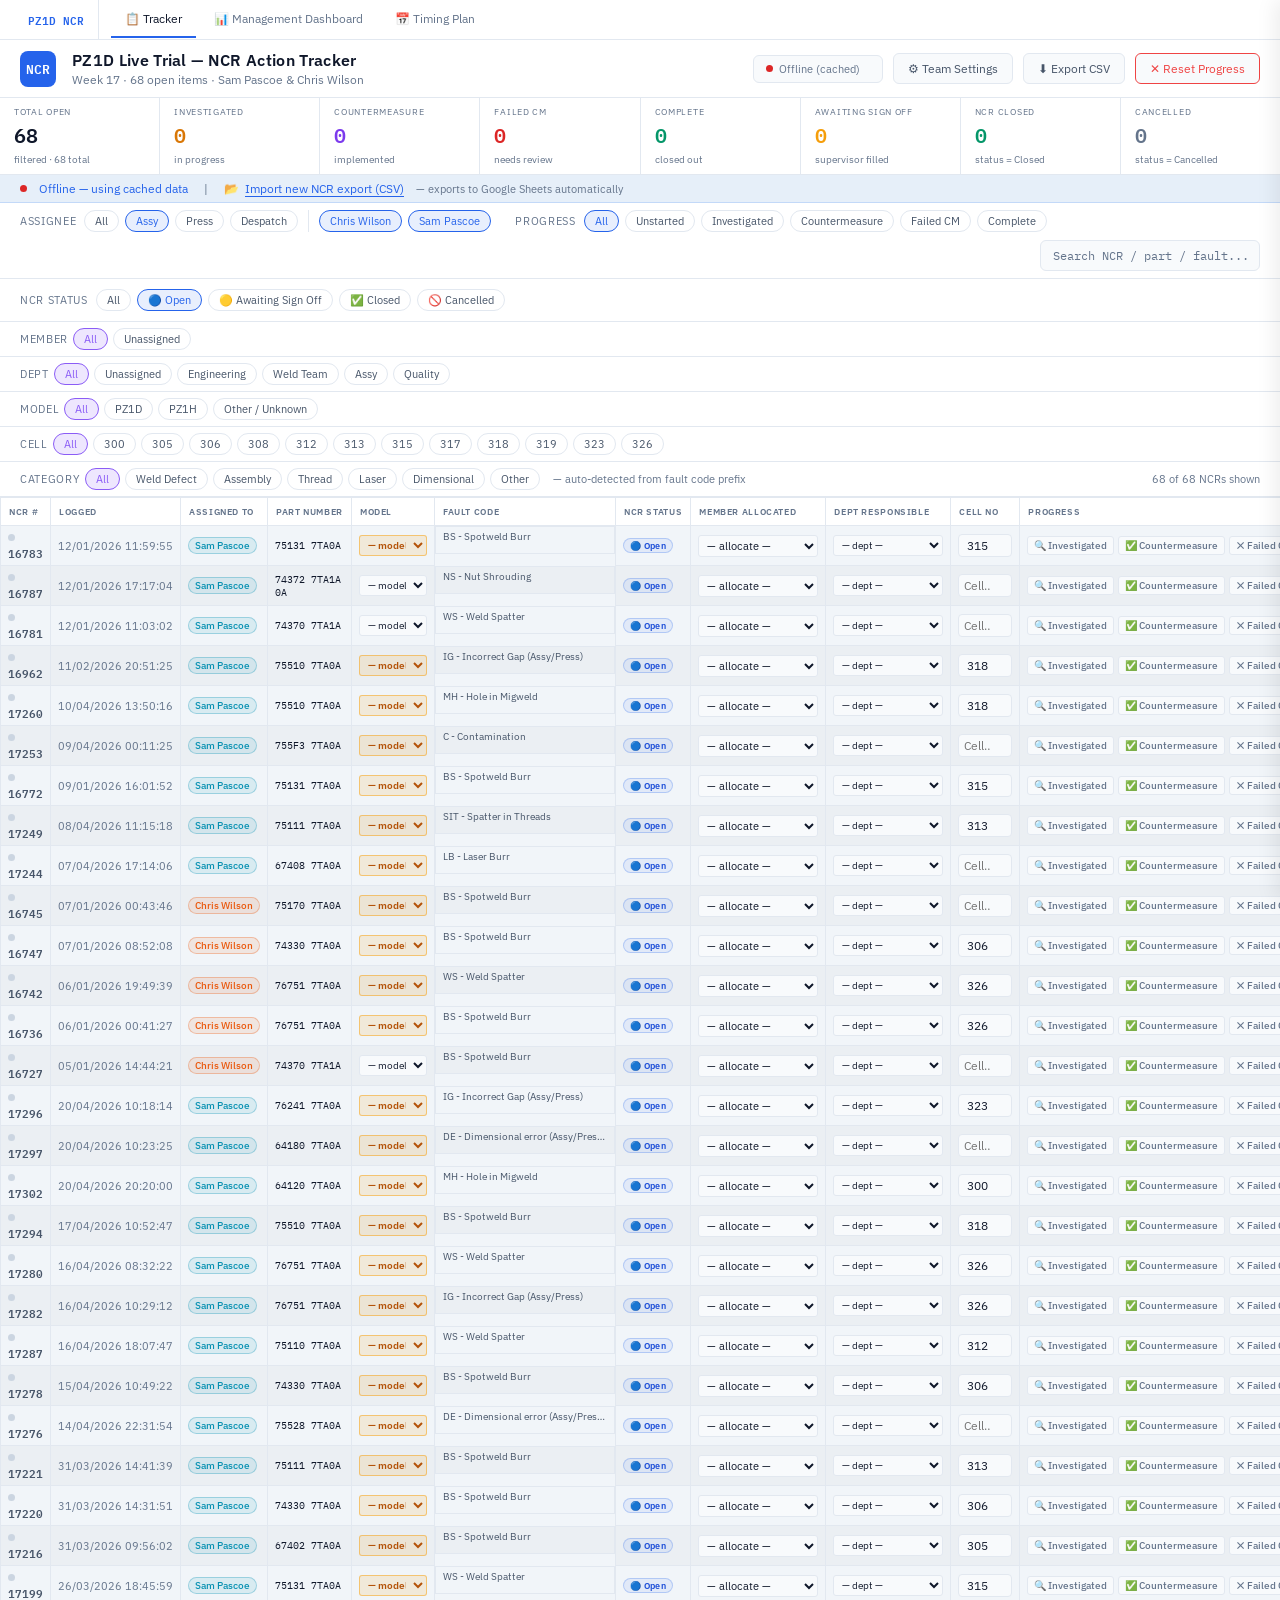
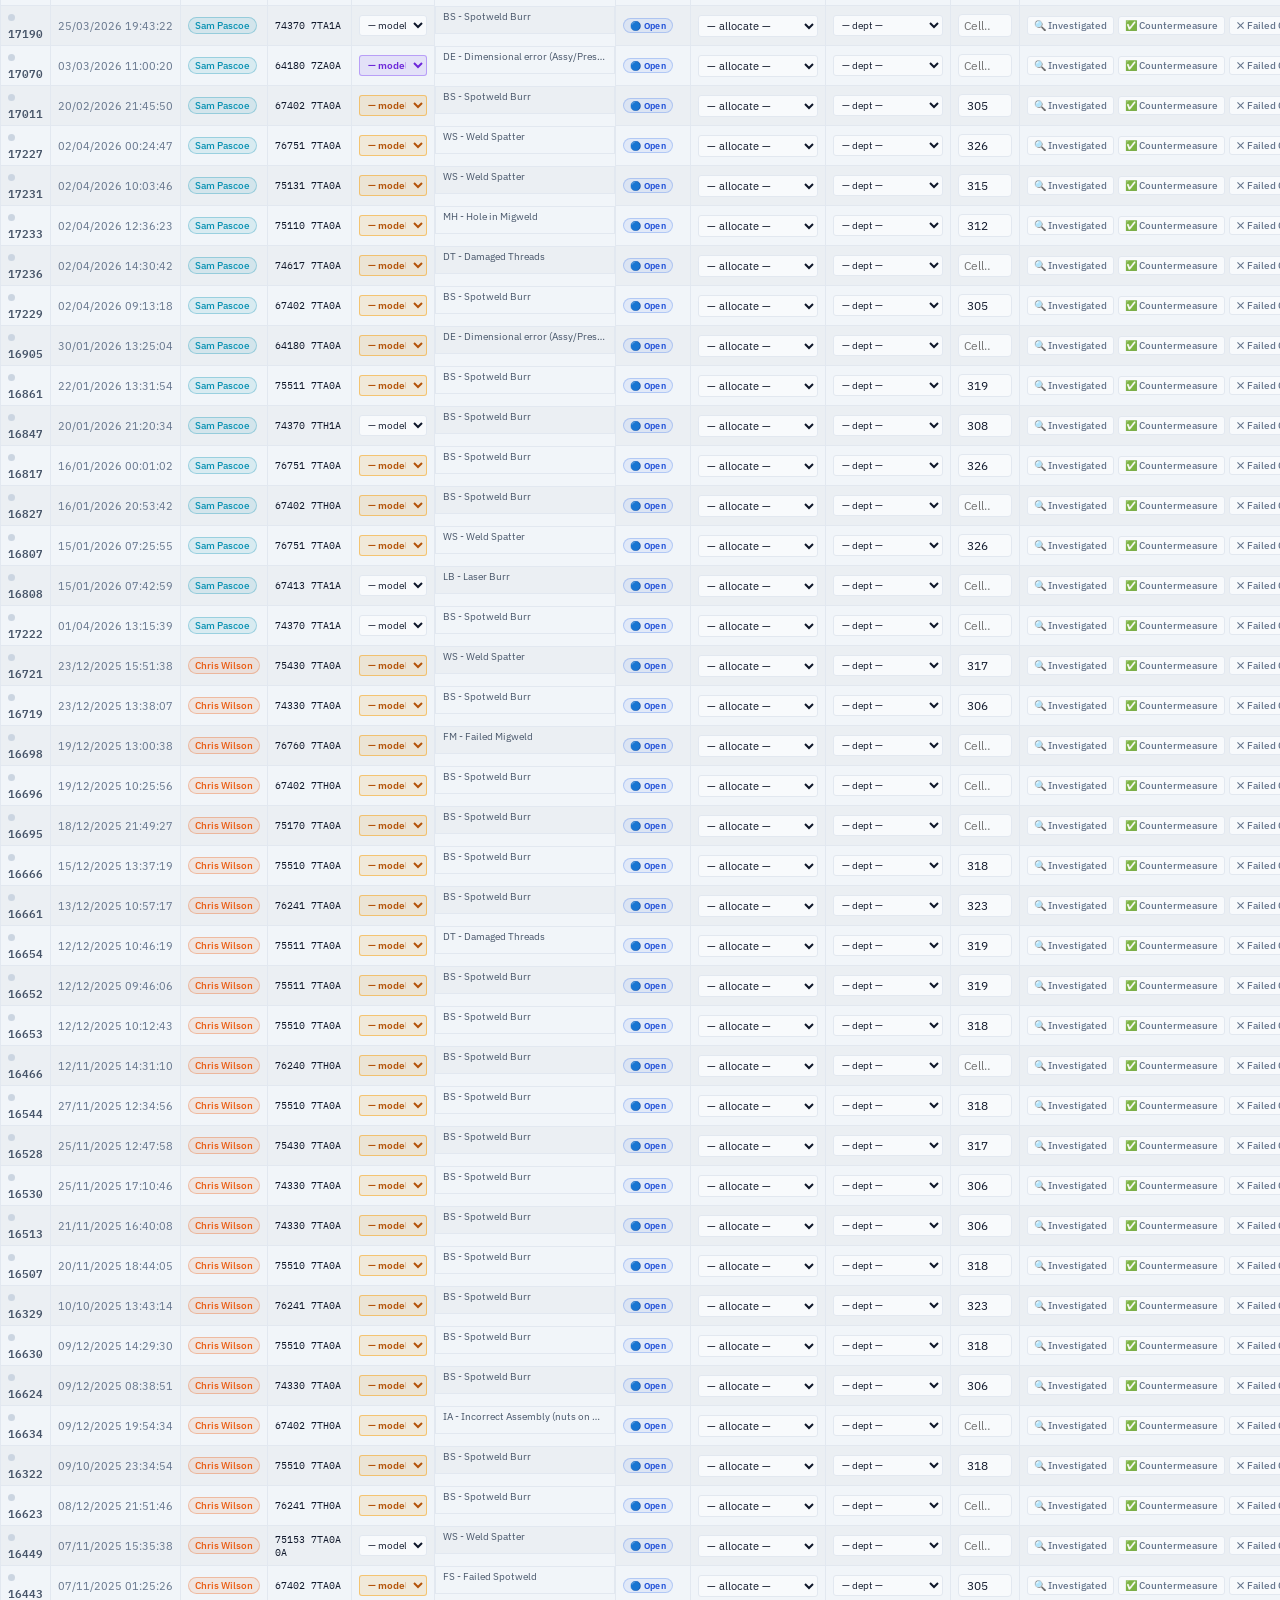
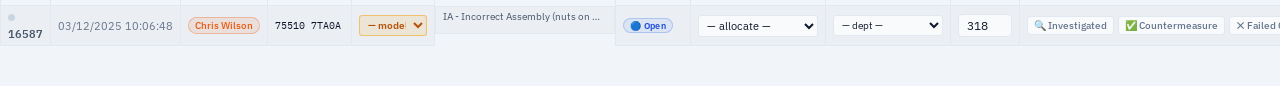
<file: NCR_Tracker_Dashboard.html>
<!DOCTYPE html>
<html lang="en">
<head>
<meta charset="UTF-8">
<meta name="viewport" content="width=device-width, initial-scale=1.0">
<title>PZ1D NCR Tracker — Week 17</title>
<link href="https://fonts.googleapis.com/css2?family=IBM+Plex+Mono:wght@400;500;600&family=IBM+Plex+Sans:wght@300;400;500;600&display=swap" rel="stylesheet">
<script src="xlsx.full.min.js"></script>
<style>
  :root {
    --bg: #f1f5f9;
    --surface: #ffffff;
    --surface2: #f8fafc;
    --border: #e2e8f0;
    --text: #0f172a;
    --text-muted: #64748b;
    --text-dim: #475569;
    --accent: #2563eb;
    --accent-glow: rgba(37,99,235,0.1);

    --s-investigated: #d97706;
    --s-countermeasure: #7c3aed;
    --s-failed: #dc2626;
    --s-complete: #059669;
    --s-unallocated: #cbd5e1;

    --sam: #0891b2;
    --chris: #ea580c;
  }

  * { box-sizing: border-box; margin: 0; padding: 0; }

  body {
    font-family: 'IBM Plex Sans', sans-serif;
    background: var(--bg);
    color: var(--text);
    min-height: 100vh;
  }

  /* ── Header ── */
  header {
    background: var(--surface);
    border-bottom: 1px solid var(--border);
    padding: 10px 20px;
    display: flex;
    align-items: center;
    justify-content: space-between;
    gap: 12px;
    flex-wrap: wrap;
  }
  .header-left { display: flex; align-items: center; gap: 16px; }
  .logo-mark {
    width: 36px; height: 36px;
    background: var(--accent);
    border-radius: 8px;
    display: grid; place-items: center;
    font-family: 'IBM Plex Mono', monospace;
    font-weight: 600; font-size: 13px; color: #fff;
  }
  header h1 { font-size: 16px; font-weight: 600; letter-spacing: 0.02em; }
  header p { font-size: 12px; color: var(--text-muted); margin-top: 2px; }

  .header-right { display: flex; align-items: center; gap: 10px; }
  .export-btn {
    background: var(--surface2);
    border: 1px solid var(--border);
    color: var(--text-dim);
    padding: 7px 14px;
    border-radius: 6px;
    font-size: 12px;
    cursor: pointer;
    font-family: inherit;
    transition: all 0.15s;
  }
  .export-btn:hover { border-color: var(--accent); color: var(--text); }

  /* ── Sync status ── */
  .sync-indicator {
    display: flex; align-items: center; gap: 6px;
    font-size: 11px; color: var(--text-muted);
    padding: 6px 12px;
    border-radius: 6px;
    border: 1px solid var(--border);
    background: var(--surface2);
    min-width: 130px;
  }
  .sync-dot {
    width: 7px; height: 7px; border-radius: 50%;
    background: var(--text-muted);
    flex-shrink: 0;
    transition: background 0.3s;
  }
  .sync-dot.synced  { background: var(--s-complete); }
  .sync-dot.syncing { background: var(--s-investigated); animation: pulse 1s infinite; }
  .sync-dot.error   { background: var(--s-failed); }
  @keyframes pulse { 0%,100%{opacity:1} 50%{opacity:0.4} }

  /* ── Stats bar ── */
  .stats-bar {
    display: flex;
    gap: 1px;
    background: var(--border);
    border-bottom: 1px solid var(--border);
  }
  .stat {
    flex: 1;
    background: var(--surface);
    padding: 8px 14px;
    display: flex;
    flex-direction: column;
    gap: 2px;
  }
  .stat-label { font-size: 9px; text-transform: uppercase; letter-spacing: 0.08em; color: var(--text-muted); }
  .stat-value { font-size: 20px; font-family: 'IBM Plex Mono', monospace; font-weight: 600; }
  .stat-sub { font-size: 10px; color: var(--text-muted); }
  .stat.investigated .stat-value { color: var(--s-investigated); }
  .stat.countermeasure .stat-value { color: var(--s-countermeasure); }
  .stat.failed .stat-value { color: var(--s-failed); }
  .stat.complete .stat-value { color: var(--s-complete); }

  /* ── Controls ── */
  .controls {
    display: flex;
    gap: 8px;
    align-items: center;
    padding: 7px 20px;
    background: var(--surface);
    border-bottom: 1px solid var(--border);
    flex-wrap: wrap;
  }
  .filter-group { display: flex; gap: 6px; align-items: center; }
  .filter-label { font-size: 11px; color: var(--text-muted); text-transform: uppercase; letter-spacing: 0.06em; }
  .pill {
    padding: 3px 10px;
    border-radius: 20px;
    font-size: 11px;
    cursor: pointer;
    border: 1px solid var(--border);
    background: transparent;
    color: var(--text-dim);
    font-family: inherit;
    transition: all 0.15s;
  }
  .pill:hover { border-color: var(--text-muted); color: var(--text); }
  .pill.active { background: var(--accent-glow); border-color: var(--accent); color: var(--accent); }
  .pill.sam.active  { background: rgba(8,145,178,0.1); border-color: var(--sam); color: var(--sam); }
  .pill.chris.active{ background: rgba(234,88,12,0.1); border-color: var(--chris); color: var(--chris); }

  .search-box {
    margin-left: auto;
    background: var(--surface2);
    border: 1px solid var(--border);
    border-radius: 6px;
    padding: 7px 12px;
    color: var(--text);
    font-family: 'IBM Plex Mono', monospace;
    font-size: 12px;
    width: 220px;
    outline: none;
    transition: border-color 0.15s;
  }
  .search-box::placeholder { color: var(--text-muted); }
  .search-box:focus { border-color: var(--accent); }

  /* ── Import strip ── */
  .import-strip {
    padding: 6px 20px;
    background: rgba(59,130,246,0.06);
    border-bottom: 1px solid rgba(59,130,246,0.2);
    display: flex;
    align-items: center;
    gap: 12px;
    font-size: 12px;
    color: var(--accent);
  }
  .import-strip a { color: var(--accent); text-decoration: underline; text-underline-offset: 3px; }
  .ncr-sync-dot {
    width: 7px; height: 7px; border-radius: 50%;
    background: var(--text-muted); flex-shrink: 0; display: inline-block;
  }
  .ncr-sync-dot.synced  { background: var(--s-complete); }
  .ncr-sync-dot.syncing { background: var(--s-investigated); animation: pulse 1s infinite; }
  .ncr-sync-dot.error   { background: var(--s-failed); }

  /* ── Category filter chips ── */
  .category-bar {
    display: flex;
    gap: 5px;
    align-items: center;
    padding: 6px 20px;
    background: var(--surface);
    border-bottom: 1px solid var(--border);
    flex-wrap: wrap;
  }
  .cat-chip {
    padding: 3px 10px;
    border-radius: 12px;
    font-size: 11px;
    cursor: pointer;
    border: 1px solid var(--border);
    background: transparent;
    color: var(--text-dim);
    font-family: inherit;
    transition: all 0.15s;
  }
  .cat-chip:hover { border-color: var(--text-muted); color: var(--text); }
  .cat-chip.active { background: rgba(139,92,246,0.15); border-color: #8b5cf6; color: #8b5cf6; }

  /* ── Table ── */
  .table-wrap {
    overflow-x: auto;
    padding: 0 0 40px;
  }
  table {
    width: 100%;
    border-collapse: collapse;
    font-size: 11px;
  }
  thead th {
    background: var(--surface);
    padding: 5px 8px;
    text-align: left;
    font-size: 9px;
    text-transform: uppercase;
    letter-spacing: 0.07em;
    color: var(--text-muted);
    font-weight: 600;
    border: 1px solid var(--border);
    white-space: nowrap;
    position: sticky; top: 0; z-index: 10;
    cursor: pointer;
    user-select: none;
    height: 28px;
  }
  thead th:hover { color: var(--text-dim); }
  thead th.sorted { color: var(--accent); }
  thead th.sorted::after { content: ' ↕'; }
  thead th.no-sort { cursor: default; }
  thead th.no-sort:hover { color: var(--text-muted); }

  tbody tr { transition: background 0.08s; }
  tbody tr:nth-child(even) td { background: rgba(0,0,0,0.025); }
  tbody tr:hover td { background: rgba(37,99,235,0.06) !important; }
  td { padding: 3px 7px; vertical-align: middle; border: 1px solid var(--border); height: 28px; }

  .ncr-num {
    font-family: 'IBM Plex Mono', monospace;
    font-size: 11px;
    font-weight: 600;
    color: var(--text-dim);
  }
  .assignee-badge {
    display: inline-block;
    padding: 1px 6px;
    border-radius: 10px;
    font-size: 10px;
    font-weight: 500;
    white-space: nowrap;
  }
  .assignee-badge.sam       { background: rgba(8,145,178,0.1);  color: var(--sam);   border: 1px solid rgba(8,145,178,0.3); }
  .assignee-badge.chris     { background: rgba(234,88,12,0.1);  color: var(--chris); border: 1px solid rgba(234,88,12,0.3); }
  .assignee-badge.unassigned{ background: transparent; color: var(--text-muted); border: 1px solid var(--border); }

  .fault-code { font-size: 10px; color: var(--text-dim); max-width: 180px; overflow: hidden; text-overflow: ellipsis; white-space: nowrap; display: block; }
  .part-num   { font-family: 'IBM Plex Mono', monospace; font-size: 10px; }

  /* ── Member allocated select ── */
  .investigator-select {
    background: var(--surface2);
    border: 1px solid var(--border);
    border-radius: 3px;
    color: var(--text);
    font-family: inherit;
    font-size: 11px;
    padding: 2px 4px;
    cursor: pointer;
    outline: none;
    min-width: 120px;
    max-width: 120px;
    transition: border-color 0.15s;
  }
  .investigator-select:focus { border-color: var(--accent); }

  /* ── Dept responsible select ── */
  .dept-select {
    background: var(--surface2);
    border: 1px solid var(--border);
    border-radius: 3px;
    color: var(--text);
    font-family: inherit;
    font-size: 10px;
    padding: 2px 4px;
    cursor: pointer;
    outline: none;
    min-width: 110px;
    max-width: 110px;
    transition: border-color 0.15s;
  }
  .dept-select:focus { border-color: var(--accent); }

  /* ── Progress buttons ── */
  .progress-btns { display: flex; gap: 4px; flex-wrap: nowrap; align-items: flex-start; }
  .prog-btn-wrap { display: inline-flex; flex-direction: column; align-items: center; gap: 1px; }
  .prog-ts { font-size: 9px; color: var(--text-muted); font-family: 'IBM Plex Mono', monospace; white-space: nowrap; line-height: 1.2; display:flex; align-items:center; gap:2px; }
  .ts-clear { background:none; border:none; color:#ef4444; font-size:9px; cursor:pointer; padding:0 1px; line-height:1; opacity:0.6; }
  .ts-clear:hover { opacity:1; }
  .cell-no-input { width:54px; padding:3px 5px; border:1px solid var(--border); border-radius:4px; font-size:12px; font-family:inherit; background:var(--surface2); color:var(--text); text-align:center; }
  .prog-btn {
    padding: 2px 6px;
    border-radius: 3px;
    font-size: 10px;
    font-weight: 500;
    cursor: pointer;
    border: 1px solid transparent;
    font-family: inherit;
    transition: all 0.12s;
    white-space: nowrap;
    background: var(--surface2);
    color: var(--text-muted);
    border-color: var(--border);
  }
  .prog-btn:hover { opacity: 0.85; }
  .prog-btn.investigated.active   { background: rgba(245,158,11,0.15); color: var(--s-investigated); border-color: var(--s-investigated); }
  .prog-btn.countermeasure.active { background: rgba(139,92,246,0.15); color: var(--s-countermeasure); border-color: var(--s-countermeasure); }
  .prog-btn.failed.active         { background: rgba(239,68,68,0.15);  color: var(--s-failed);        border-color: var(--s-failed); }
  .prog-btn.complete.active       { background: rgba(16,185,129,0.15); color: var(--s-complete);      border-color: var(--s-complete); }

  .notes-input {
    background: var(--surface2);
    border: 1px solid var(--border);
    border-radius: 3px;
    color: var(--text);
    font-family: inherit;
    font-size: 10px;
    padding: 2px 6px;
    width: 140px;
    outline: none;
    transition: border-color 0.15s;
  }
  .notes-input:focus { border-color: var(--accent); }

  /* ── Empty state ── */
  .empty-state {
    text-align: center;
    padding: 60px 20px;
    color: var(--text-muted);
    font-size: 14px;
  }

  /* ── Loading overlay ── */
  .loading-bar {
    height: 2px;
    background: linear-gradient(90deg, var(--accent), #8b5cf6);
    width: 0;
    transition: width 0.4s ease;
    position: fixed; top: 0; left: 0; z-index: 9999;
  }

  /* ── Toast ── */
  .toast {
    position: fixed;
    bottom: 24px; right: 24px;
    background: var(--surface2);
    border: 1px solid var(--border);
    border-radius: 8px;
    padding: 12px 18px;
    font-size: 13px;
    color: var(--text);
    opacity: 0;
    transform: translateY(8px);
    transition: all 0.2s;
    z-index: 999;
  }
  .toast.show { opacity: 1; transform: translateY(0); }

  .date-col       { font-size: 11px; color: var(--text-muted); white-space: nowrap; }
  .workcentre-col { font-size: 11px; color: var(--text-muted); }

  .row-complete { opacity: 0.5; }

  /* ── Progress dot ── */
  .status-dot {
    width: 7px; height: 7px;
    border-radius: 50%;
    display: inline-block;
    margin-right: 4px;
    flex-shrink: 0;
    vertical-align: middle;
  }
  .dot-none           { background: var(--s-unallocated); }
  .dot-investigated   { background: var(--s-investigated); }
  .dot-countermeasure { background: var(--s-countermeasure); }
  .dot-failed         { background: var(--s-failed); }
  .dot-complete       { background: var(--s-complete); }

  .col-count { color: var(--text-muted); font-size: 12px; padding-left: 8px; }

  /* ── Shared nav ── */
  .site-nav {
    background:#ffffff;border-bottom:1px solid #e2e8f0;
    padding:0 28px;display:flex;align-items:center;gap:4px;
  }
  .site-nav .nav-brand {
    font-family:'IBM Plex Mono',monospace;font-size:11px;font-weight:600;
    color:#2563eb;padding:10px 14px 10px 0;margin-right:8px;
    border-right:1px solid #e2e8f0;white-space:nowrap;
  }
  .site-nav a {
    text-decoration:none;color:#64748b;font-size:12px;
    padding:10px 14px;border-bottom:2px solid transparent;
    transition:all .15s;white-space:nowrap;
  }
  .site-nav a:hover { color:#0f172a; }
  .site-nav a.active { color:#0f172a;border-bottom-color:#2563eb; }

  /* ── NCR system status badges ── */
  .sys-badge {
    display: inline-flex; align-items: center; gap: 4px;
    padding: 1px 6px; border-radius: 10px;
    font-size: 9px; font-weight: 600; letter-spacing: 0.04em;
    white-space: nowrap;
  }
  .sys-open      { background: rgba(37,99,235,0.08);   color: #1d4ed8; border: 1px solid rgba(37,99,235,0.25); }
  .sys-signoff   { background: rgba(217,119,6,0.1);    color: #b45309; border: 1px solid rgba(217,119,6,0.3); }
  .sys-closed    { background: rgba(5,150,105,0.1);    color: #047857; border: 1px solid rgba(5,150,105,0.25); }
  .sys-cancelled { background: rgba(100,116,139,0.08); color: #64748b; border: 1px solid rgba(100,116,139,0.25); }
  .signoff-name  { font-size: 9px; color: var(--text-muted); font-style: italic; display: block; }

  .row-closed    { opacity: 0.38; }
  .row-cancelled { opacity: 0.35; }
  .stat.signoff    .stat-value { color: #f59e0b; }
  .stat.closed     .stat-value { color: var(--s-complete); }
  .stat.cancelled  .stat-value { color: #64748b; }

  /* ── NEW badge ── */
  .new-badge { display:inline-block; background:#2563eb; color:#fff; font-size:8px; font-weight:700; padding:1px 5px; border-radius:8px; margin-left:5px; letter-spacing:.05em; vertical-align:middle; animation:pulse 1.5s infinite; }

  /* ── New-NCR banner ── */
  .new-ncr-banner { background:rgba(37,99,235,0.07); border-bottom:1px solid rgba(37,99,235,0.18); padding:6px 20px; display:flex; align-items:center; gap:12px; font-size:12px; color:var(--accent); }
  .new-ncr-banner button { background:var(--surface2); border:1px solid var(--border); border-radius:5px; padding:3px 10px; font-size:11px; cursor:pointer; font-family:inherit; color:var(--text-dim); transition:all .15s; }
  .new-ncr-banner button:hover { border-color:var(--accent); color:var(--accent); }

  /* ── Due date input ── */
  .due-date-input { background:transparent; border:1px solid var(--border); border-radius:3px; color:var(--text); font-family:inherit; font-size:10px; padding:2px 3px; cursor:pointer; width:102px; outline:none; transition:border-color .15s; }
  .due-date-input:focus { border-color:var(--accent); }
  .td-overdue  .due-date-input { border-color:var(--s-failed);       color:var(--s-failed); }
  .td-due-soon .due-date-input { border-color:var(--s-investigated); color:var(--s-investigated); }
  .row-overdue > td { background:rgba(239,68,68,0.05) !important; }
  .row-overdue > td:first-child { border-left:3px solid var(--s-failed); }

  /* ── Model badge ── */
  .model-badge { display:inline-block; padding:1px 5px; border-radius:8px; font-size:9px; font-weight:600; margin-left:4px; vertical-align:middle; white-space:nowrap; }
  .model-pz1d { background:rgba(245,158,11,0.13); color:#b45309; border:1px solid rgba(245,158,11,0.4); }
  .model-pz1h { background:rgba(139,92,246,0.13); color:#6d28d9; border:1px solid rgba(139,92,246,0.4); }

  /* ── Settings panel ── */
  .settings-overlay { display:none; position:fixed; inset:0; background:rgba(0,0,0,0.35); z-index:1000; }
  .settings-overlay.open { display:block; }
  .settings-panel { position:fixed; right:0; top:0; bottom:0; width:340px; background:var(--surface); border-left:1px solid var(--border); z-index:1001; padding:24px 20px; overflow-y:auto; transform:translateX(100%); transition:transform .25s ease; box-shadow:-4px 0 20px rgba(0,0,0,0.08); }
  .settings-panel.open { transform:translateX(0); }
  .settings-section-title { font-size:10px; text-transform:uppercase; letter-spacing:.07em; color:var(--text-muted); margin-bottom:8px; margin-top:16px; }
  .settings-member { font-size:13px; padding:6px 0; border-bottom:1px solid var(--border); color:var(--text); display:flex; align-items:center; gap:8px; }
  .settings-team-dot { width:8px; height:8px; border-radius:50%; flex-shrink:0; }
  .settings-info { font-size:12px; color:var(--text-dim); padding:3px 0; line-height:1.5; }
</style>
</head>
<body>

<div class="loading-bar" id="loading-bar"></div>

<nav class="site-nav">
  <div class="nav-brand">PZ1D NCR</div>
  <a href="NCR_Tracker_Dashboard.html" class="active">📋 Tracker</a>
  <a href="NCR_Management_Dashboard.html" onclick="saveMgmtFilter()">📊 Management Dashboard</a>
  <a href="NCR_Gantt_Plan.html">📅 Timing Plan</a>
</nav>

<header>
  <div class="header-left">
    <div class="logo-mark">NCR</div>
    <div>
      <h1>PZ1D Live Trial — NCR Action Tracker</h1>
      <p id="subtitle">Week 17 · 68 open items · Sam Pascoe &amp; Chris Wilson</p>
    </div>
  </div>
  <div class="header-right">
    <div class="sync-indicator" id="sync-indicator">
      <div class="sync-dot" id="sync-dot"></div>
      <span id="sync-label">Loading…</span>
    </div>
    <button class="export-btn" onclick="openSettings()">⚙ Team Settings</button>
    <button class="export-btn" onclick="exportCSV()">⬇ Export CSV</button>
    <button class="export-btn" onclick="clearAllProgress()" style="color:#ef4444;border-color:#ef4444;">✕ Reset Progress</button>
  </div>
</header>

<div class="stats-bar">
  <div class="stat">
    <span class="stat-label">Total Open</span>
    <span class="stat-value" id="stat-total">—</span>
    <span class="stat-sub" id="stat-total-sub">NCRs assigned</span>
  </div>
  <div class="stat investigated">
    <span class="stat-label">Investigated</span>
    <span class="stat-value" id="stat-investigated">0</span>
    <span class="stat-sub">in progress</span>
  </div>
  <div class="stat countermeasure">
    <span class="stat-label">Countermeasure</span>
    <span class="stat-value" id="stat-countermeasure">0</span>
    <span class="stat-sub">implemented</span>
  </div>
  <div class="stat failed">
    <span class="stat-label">Failed CM</span>
    <span class="stat-value" id="stat-failed">0</span>
    <span class="stat-sub">needs review</span>
  </div>
  <div class="stat complete">
    <span class="stat-label">Complete</span>
    <span class="stat-value" id="stat-complete">0</span>
    <span class="stat-sub">closed out</span>
  </div>
  <div class="stat signoff">
    <span class="stat-label">Awaiting Sign Off</span>
    <span class="stat-value" id="stat-signoff">0</span>
    <span class="stat-sub">supervisor filled</span>
  </div>
  <div class="stat closed">
    <span class="stat-label">NCR Closed</span>
    <span class="stat-value" id="stat-ncrclosed">0</span>
    <span class="stat-sub">status = Closed</span>
  </div>
  <div class="stat cancelled">
    <span class="stat-label">Cancelled</span>
    <span class="stat-value" id="stat-cancelled">0</span>
    <span class="stat-sub">status = Cancelled</span>
  </div>
</div>

<div class="import-strip">
  <span class="ncr-sync-dot" id="ncr-sync-dot"></span>
  <span id="ncr-sync-label">Loading NCR data…</span>
  <span style="color:var(--text-muted);margin:0 4px">|</span>
  <label style="cursor:pointer;display:flex;align-items:center;gap:6px;">
    📂 <span style="text-decoration:underline;text-underline-offset:3px;">Import new NCR export (CSV)</span>
    <input type="file" id="file-import" accept="*" style="display:none" onchange="importCSVToSheets(this)">
  </label>
  <span style="color:var(--text-muted);font-size:11px">— exports to Google Sheets automatically</span>
</div>

<div class="controls">
  <span class="filter-label">Assignee</span>
  <div class="filter-group">
    <button class="pill active" data-filter="assignee" data-value="all"         onclick="setFilter('assignee','all',this)">All</button>
    <button class="pill sam"   data-filter="assignee" data-value="Sam Pascoe"   onclick="setFilter('assignee','Sam Pascoe',this)">Sam Pascoe</button>
    <button class="pill chris" data-filter="assignee" data-value="Chris Wilson" onclick="setFilter('assignee','Chris Wilson',this)">Chris Wilson</button>
  </div>

  <span class="filter-label" style="margin-left:16px">Progress</span>
  <div class="filter-group">
    <button class="pill active" data-filter="progress" data-value="all"            onclick="setFilter('progress','all',this)">All</button>
    <button class="pill"        data-filter="progress" data-value=""               onclick="setFilter('progress','',this)">Unstarted</button>
    <button class="pill"        data-filter="progress" data-value="investigated"   onclick="setFilter('progress','investigated',this)">Investigated</button>
    <button class="pill"        data-filter="progress" data-value="countermeasure" onclick="setFilter('progress','countermeasure',this)">Countermeasure</button>
    <button class="pill"        data-filter="progress" data-value="failed"         onclick="setFilter('progress','failed',this)">Failed CM</button>
    <button class="pill"        data-filter="progress" data-value="complete"       onclick="setFilter('progress','complete',this)">Complete</button>
  </div>

  <input class="search-box" type="text" placeholder="Search NCR / part / fault..." oninput="applySearch(this.value)">
</div>

<div class="controls" style="padding-top:10px;padding-bottom:10px;">
  <span class="filter-label">NCR Status</span>
  <div class="filter-group">
    <button class="pill"        data-filter="sysstatus" data-value="all"       onclick="setFilter('sysstatus','all',this)">All</button>
    <button class="pill active" data-filter="sysstatus" data-value="open"      onclick="setFilter('sysstatus','open',this)">🔵 Open</button>
    <button class="pill"        data-filter="sysstatus" data-value="signoff"   onclick="setFilter('sysstatus','signoff',this)">🟡 Awaiting Sign Off</button>
    <button class="pill"        data-filter="sysstatus" data-value="closed"    onclick="setFilter('sysstatus','closed',this)">✅ Closed</button>
    <button class="pill"        data-filter="sysstatus" data-value="cancelled" onclick="setFilter('sysstatus','cancelled',this)">🚫 Cancelled</button>
  </div>
</div>

<!-- Member Allocated + Dept Responsible filters -->
<div class="category-bar" id="member-filter-bar">
  <span class="filter-label">Member</span>
  <button class="cat-chip active" data-member="all" onclick="setMemberFilter('all',this)">All</button>
</div>
<div class="category-bar">
  <span class="filter-label">Dept</span>
  <button class="cat-chip active" data-dept="all"              onclick="setDeptFilter('all',this)">All</button>
  <button class="cat-chip"        data-dept="__unassigned__"   onclick="setDeptFilter('__unassigned__',this)">Unassigned</button>
  <button class="cat-chip"        data-dept="Engineering"      onclick="setDeptFilter('Engineering',this)">Engineering</button>
  <button class="cat-chip"        data-dept="Weld Team"        onclick="setDeptFilter('Weld Team',this)">Weld Team</button>
  <button class="cat-chip"        data-dept="Assy"             onclick="setDeptFilter('Assy',this)">Assy</button>
  <button class="cat-chip"        data-dept="Quality"          onclick="setDeptFilter('Quality',this)">Quality</button>
</div>

<!-- Model filter bar -->
<div class="category-bar">
  <span class="filter-label">Model</span>
  <button class="cat-chip active" data-model="all"  onclick="setModelFilter('all',this)">All</button>
  <button class="cat-chip"        data-model="PZ1D" onclick="setModelFilter('PZ1D',this)">PZ1D</button>
  <button class="cat-chip"        data-model="PZ1H" onclick="setModelFilter('PZ1H',this)">PZ1H</button>
  <button class="cat-chip"        data-model=""     onclick="setModelFilter('',this)">Other / Unknown</button>
</div>

<!-- Cell No filter bar (dynamic) -->
<div class="category-bar" id="cell-filter-bar">
  <span class="filter-label">Cell</span>
  <button class="cat-chip active" data-cell="all" onclick="setCellFilter('all',this)">All</button>
</div>

<!-- Fault code category filter bar -->
<div class="category-bar">
  <span class="filter-label">Category</span>
  <button class="cat-chip active" data-cat="all"         onclick="setCatFilter('all',this)">All</button>
  <button class="cat-chip"        data-cat="Weld Defect"  onclick="setCatFilter('Weld Defect',this)">Weld Defect</button>
  <button class="cat-chip"        data-cat="Assembly"     onclick="setCatFilter('Assembly',this)">Assembly</button>
  <button class="cat-chip"        data-cat="Thread"       onclick="setCatFilter('Thread',this)">Thread</button>
  <button class="cat-chip"        data-cat="Laser"        onclick="setCatFilter('Laser',this)">Laser</button>
  <button class="cat-chip"        data-cat="Dimensional"  onclick="setCatFilter('Dimensional',this)">Dimensional</button>
  <button class="cat-chip"        data-cat="Other"        onclick="setCatFilter('Other',this)">Other</button>
  <span style="margin-left:8px;font-size:11px;color:var(--text-muted)">— auto-detected from fault code prefix</span>
  <span id="filter-status" style="margin-left:auto;font-size:11px;color:var(--text-muted);white-space:nowrap;"></span>
</div>

<div class="new-ncr-banner" id="new-ncr-banner" style="display:none">
  <span id="new-ncr-label">🆕 0 new NCRs since last import</span>
  <button onclick="markAllSeen()">Mark all seen ✓</button>
</div>

<div class="table-wrap">
  <table id="ncr-table">
    <thead>
      <tr>
        <th onclick="sortBy('NCR Number')">NCR #</th>
        <th onclick="sortBy('Logged Date')">Logged</th>
        <th onclick="sortBy('To')">Assigned To</th>
        <th onclick="sortBy('Part Number')">Part Number</th>
        <th class="no-sort">Model</th>
        <th onclick="sortBy('Fault Code')">Fault Code</th>
        <th class="no-sort">NCR Status</th>
        <th class="no-sort">Member Allocated</th>
        <th class="no-sort">Dept Responsible</th>
        <th class="no-sort">Cell No</th>
        <th class="no-sort">Progress</th>
        <th class="no-sort">Comment</th>
        <th class="no-sort">Due Date</th>
      </tr>
    </thead>
    <tbody id="ncr-body"></tbody>
  </table>
</div>

<div class="toast" id="toast"></div>

<div class="settings-overlay" id="settings-overlay" onclick="closeSettings()"></div>
<div class="settings-panel" id="settings-panel">
  <div style="display:flex;justify-content:space-between;align-items:center;margin-bottom:4px">
    <h2 style="font-size:15px;font-weight:600">⚙ Team Settings</h2>
    <button onclick="closeSettings()" style="background:none;border:none;font-size:20px;cursor:pointer;color:var(--text-muted);line-height:1;padding:0">✕</button>
  </div>
  <div id="settings-content"></div>
</div>

<script>
// ── Configuration ──────────────────────────────────────────────
const SHEETS_URL      = 'https://script.google.com/macros/s/AKfycbyud4E6WR-Phea3nJINhg0G6rK1miw8xC2_vyCETIVrx2qDxSLVbaDldMCHNSSF4wfOBg/exec';
const STORAGE_KEY     = 'pz1d_ncr_progress_v1';
const NCR_STORAGE_KEY = 'pz1d_ncr_data_v2';
const SEEN_NCRS_KEY   = 'pz1d_seen_ncrs_v1';
const NEW_NCRS_KEY    = 'pz1d_new_ncrs_v1';

// ── Embedded NCR data ──────────────────────────────────────────
const NCR_DATA = [{"NCR Number": "16443", "Author": "Barry Callaghan", "Logged Date": "07/11/2025 01:25:26", "Part Number": "67402 7TA0A", "Fault Code": "FS - Failed Spotweld", "Status": "Open", "To": "Chris Wilson", "Location": "Liable", "Department": "T - Trial", "Workcentre Found": "Ultrasonic", "Name of person who found concern": "MANDY", "Disposition": "HoldAwaitDisposition"}, {"NCR Number": "16634", "Author": "James Buzzard", "Logged Date": "09/12/2025 19:54:34", "Part Number": "67402 7TH0A", "Fault Code": "IA - Incorrect Assembly (nuts on wrong side etc.)", "Status": "Open", "To": "Chris Wilson", "Location": "Liable", "Department": "T - Trial", "Workcentre Found": "305", "Name of person who found concern": "T.Austin", "Disposition": "Scrap"}, {"NCR Number": "16696", "Author": "Terry Patterson", "Logged Date": "19/12/2025 10:25:56", "Part Number": "67402 7TH0A", "Fault Code": "BS - Spotweld Burr", "Status": "Open", "To": "Chris Wilson", "Location": "Liable", "Department": "T - Trial", "Workcentre Found": "Outflow", "Name of person who found concern": "OUTFLOW", "Disposition": "HoldAwaitDisposition"}, {"NCR Number": "16530", "Author": "James Buzzard", "Logged Date": "25/11/2025 17:10:46", "Part Number": "74330 7TA0A", "Fault Code": "BS - Spotweld Burr", "Status": "Open", "To": "Chris Wilson", "Location": "Liable", "Department": "T - Trial", "Workcentre Found": "306", "Name of person who found concern": "Yasser", "Disposition": "HoldAwaitDisposition"}, {"NCR Number": "16624", "Author": "Gary McMahon", "Logged Date": "09/12/2025 08:38:51", "Part Number": "74330 7TA0A", "Fault Code": "BS - Spotweld Burr", "Status": "Open", "To": "Chris Wilson", "Location": "Liable", "Department": "T - Trial", "Workcentre Found": "306", "Name of person who found concern": "YASSA", "Disposition": "Rework"}, {"NCR Number": "16747", "Author": "Gary McMahon", "Logged Date": "07/01/2026 08:52:08", "Part Number": "74330 7TA0A", "Fault Code": "BS - Spotweld Burr", "Status": "Open", "To": "Chris Wilson", "Location": "Liable", "Department": "T - Trial", "Workcentre Found": "Outflow", "Name of person who found concern": "MAJOR", "Disposition": "Na"}, {"NCR Number": "16719", "Author": "Michael Turley", "Logged Date": "23/12/2025 13:38:07", "Part Number": "74330 7TA0A", "Fault Code": "BS - Spotweld Burr", "Status": "Open", "To": "Chris Wilson", "Location": "Liable", "Department": "T - Trial", "Workcentre Found": "306", "Name of person who found concern": "PHIL RIDLEY", "Disposition": "Rework"}, {"NCR Number": "16513", "Author": "Michael Turley", "Logged Date": "21/11/2025 16:40:08", "Part Number": "74330 7TA0A", "Fault Code": "BS - Spotweld Burr", "Status": "Open", "To": "Chris Wilson", "Location": "Liable", "Department": "T - Trial", "Workcentre Found": "Outflow", "Name of person who found concern": "NAJ", "Disposition": "Rework"}, {"NCR Number": "16727", "Author": "Michael Turley", "Logged Date": "05/01/2026 14:44:21", "Part Number": "74370 7TA1A", "Fault Code": "BS - Spotweld Burr", "Status": "Open", "To": "Chris Wilson", "Location": "Liable", "Department": "T - Trial", "Workcentre Found": "308", "Name of person who found concern": "D. RIDLEY", "Disposition": "Rework"}, {"NCR Number": "16449", "Author": "Michael Turley", "Logged Date": "07/11/2025 15:35:38", "Part Number": "75153 7TA0A 0A", "Fault Code": "WS - Weld Spatter", "Status": "Open", "To": "Chris Wilson", "Location": "Liable", "Department": "T - Trial", "Workcentre Found": "Outflow", "Name of person who found concern": "MAJOR", "Disposition": "Rework"}, {"NCR Number": "16695", "Author": "Michael Turley", "Logged Date": "18/12/2025 21:49:27", "Part Number": "75170 7TA0A", "Fault Code": "BS - Spotweld Burr", "Status": "Open", "To": "Chris Wilson", "Location": "Liable", "Department": "T - Trial", "Workcentre Found": "Outflow", "Name of person who found concern": "JATIN KUMAR", "Disposition": "Rework"}, {"NCR Number": "16745", "Author": "Terry Patterson", "Logged Date": "07/01/2026 00:43:46", "Part Number": "75170 7TA0A", "Fault Code": "BS - Spotweld Burr", "Status": "Open", "To": "Chris Wilson", "Location": "Liable", "Department": "T - Trial", "Workcentre Found": "334", "Name of person who found concern": "G LAMB", "Disposition": "Rework"}, {"NCR Number": "16721", "Author": "Terry Patterson", "Logged Date": "23/12/2025 15:51:38", "Part Number": "75430 7TA0A", "Fault Code": "WS - Weld Spatter", "Status": "Open", "To": "Chris Wilson", "Location": "Liable", "Department": "T - Trial", "Workcentre Found": "317", "Name of person who found concern": "N FERRY", "Disposition": "Rework"}, {"NCR Number": "16528", "Author": "Michael Turley", "Logged Date": "25/11/2025 12:47:58", "Part Number": "75430 7TA0A", "Fault Code": "BS - Spotweld Burr", "Status": "Open", "To": "Chris Wilson", "Location": "Liable", "Department": "T - Trial", "Workcentre Found": "317", "Name of person who found concern": "YASSER", "Disposition": "Rework"}, {"NCR Number": "16630", "Author": "William Crew", "Logged Date": "09/12/2025 14:29:30", "Part Number": "75510 7TA0A", "Fault Code": "BS - Spotweld Burr", "Status": "Open", "To": "Chris Wilson", "Location": "Liable", "Department": "T - Trial", "Workcentre Found": "Outflow", "Name of person who found concern": "Major", "Disposition": "Rework"}, {"NCR Number": "16544", "Author": "Gary McMahon", "Logged Date": "27/11/2025 12:34:56", "Part Number": "75510 7TA0A", "Fault Code": "BS - Spotweld Burr", "Status": "Open", "To": "Chris Wilson", "Location": "Liable", "Department": "T - Trial", "Workcentre Found": "318", "Name of person who found concern": "W QUINN", "Disposition": "Rework"}, {"NCR Number": "16666", "Author": "James Buzzard", "Logged Date": "15/12/2025 13:37:19", "Part Number": "75510 7TA0A", "Fault Code": "BS - Spotweld Burr", "Status": "Open", "To": "Chris Wilson", "Location": "Liable", "Department": "T - Trial", "Workcentre Found": "Outflow", "Name of person who found concern": "S Jacques", "Disposition": "Rework"}, {"NCR Number": "16587", "Author": "Terry Patterson", "Logged Date": "03/12/2025 10:06:48", "Part Number": "75510 7TA0A", "Fault Code": "IA - Incorrect Assembly (nuts on wrong side etc.)", "Status": "Open", "To": "Chris Wilson", "Location": "Liable", "Department": "T - Trial", "Workcentre Found": "318", "Name of person who found concern": "P TINLIN", "Disposition": "Scrap"}, {"NCR Number": "16653", "Author": "Michael Turley", "Logged Date": "12/12/2025 10:12:43", "Part Number": "75510 7TA0A", "Fault Code": "BS - Spotweld Burr", "Status": "Open", "To": "Chris Wilson", "Location": "Liable", "Department": "T - Trial", "Workcentre Found": "Outflow", "Name of person who found concern": "MAJOR", "Disposition": "Rework"}, {"NCR Number": "16507", "Author": "Gary McMahon", "Logged Date": "20/11/2025 18:44:05", "Part Number": "75510 7TA0A", "Fault Code": "BS - Spotweld Burr", "Status": "Open", "To": "Chris Wilson", "Location": "Liable", "Department": "T - Trial", "Workcentre Found": "Outflow", "Name of person who found concern": "MAJOR", "Disposition": "Rework"}, {"NCR Number": "16322", "Author": "Michael Turley", "Logged Date": "09/10/2025 23:34:54", "Part Number": "75510 7TA0A", "Fault Code": "BS - Spotweld Burr", "Status": "Open", "To": "Chris Wilson", "Location": "Liable", "Department": "T - Trial", "Workcentre Found": "Outflow", "Name of person who found concern": "MAJOR", "Disposition": "Rework"}, {"NCR Number": "16652", "Author": "Michael Turley", "Logged Date": "12/12/2025 09:46:06", "Part Number": "75511 7TA0A", "Fault Code": "BS - Spotweld Burr", "Status": "Open", "To": "Chris Wilson", "Location": "Liable", "Department": "T - Trial", "Workcentre Found": "Outflow", "Name of person who found concern": "JATIN", "Disposition": "Rework"}, {"NCR Number": "16654", "Author": "Brett Carr", "Logged Date": "12/12/2025 10:46:19", "Part Number": "75511 7TA0A", "Fault Code": "DT - Damaged Threads", "Status": "Open", "To": "Chris Wilson", "Location": "Liable", "Department": "T - Trial", "Workcentre Found": "Outflow", "Name of person who found concern": "Jatin", "Disposition": "Rework"}, {"NCR Number": "16466", "Author": "Michael Turley", "Logged Date": "12/11/2025 14:31:10", "Part Number": "76240 7TH0A", "Fault Code": "BS - Spotweld Burr", "Status": "Open", "To": "Chris Wilson", "Location": "Liable", "Department": "T - Trial", "Workcentre Found": "322", "Name of person who found concern": "A. FOOTES", "Disposition": "Rework"}, {"NCR Number": "16661", "Author": "Brett Carr", "Logged Date": "13/12/2025 10:57:17", "Part Number": "76241 7TA0A", "Fault Code": "BS - Spotweld Burr", "Status": "Open", "To": "Chris Wilson", "Location": "Liable", "Department": "T - Trial", "Workcentre Found": "Outflow", "Name of person who found concern": "Jatin", "Disposition": "Rework"}, {"NCR Number": "16329", "Author": "James Buzzard", "Logged Date": "10/10/2025 13:43:14", "Part Number": "76241 7TA0A", "Fault Code": "BS - Spotweld Burr", "Status": "Open", "To": "Chris Wilson", "Location": "Liable", "Department": "T - Trial", "Workcentre Found": "Quality", "Name of person who found concern": "J.BUZZARD", "Disposition": "HoldAwaitDisposition"}, {"NCR Number": "16623", "Author": "Terry Patterson", "Logged Date": "08/12/2025 21:51:46", "Part Number": "76241 7TH0A", "Fault Code": "BS - Spotweld Burr", "Status": "Open", "To": "Chris Wilson", "Location": "Liable", "Department": "T - Trial", "Workcentre Found": "Outflow", "Name of person who found concern": "OUTFLOW", "Disposition": "Rework"}, {"NCR Number": "16736", "Author": "Terry Patterson", "Logged Date": "06/01/2026 00:41:27", "Part Number": "76751 7TA0A", "Fault Code": "BS - Spotweld Burr", "Status": "Open", "To": "Chris Wilson", "Location": "Liable", "Department": "T - Trial", "Workcentre Found": "327", "Name of person who found concern": "C SPARKS", "Disposition": "Rework"}, {"NCR Number": "16742", "Author": "Terry Patterson", "Logged Date": "06/01/2026 19:49:39", "Part Number": "76751 7TA0A", "Fault Code": "WS - Weld Spatter", "Status": "Open", "To": "Chris Wilson", "Location": "Liable", "Department": "T - Trial", "Workcentre Found": "Outflow", "Name of person who found concern": "OUTFLOW", "Disposition": "Rework"}, {"NCR Number": "16698", "Author": "kevin sheriff", "Logged Date": "19/12/2025 13:00:38", "Part Number": "76760 7TA0A", "Fault Code": "FM - Failed Migweld", "Status": "Open", "To": "Chris Wilson", "Location": "Liable", "Department": "T - Trial", "Workcentre Found": "Quality", "Name of person who found concern": "k sheriff", "Disposition": "Na"}, {"NCR Number": "17302", "Author": "Gary McMahon", "Logged Date": "20/04/2026 20:20:00", "Part Number": "64120 7TA0A", "Fault Code": "MH - Hole in Migweld", "Status": "Open", "To": "Sam Pascoe", "Location": "Liable", "Department": "T - Trial", "Workcentre Found": "Outflow", "Name of person who found concern": "INDUET", "Disposition": "Rework"}, {"NCR Number": "16905", "Author": "Jack Hoey", "Logged Date": "30/01/2026 13:25:04", "Part Number": "64180 7TA0A", "Fault Code": "DE - Dimensional error (Assy/Press) (position of nuts / components out of spec.)", "Status": "Open", "To": "Sam Pascoe", "Location": "Liable", "Department": "T - Trial", "Workcentre Found": "Quality", "Name of person who found concern": "Jack Hoey", "Disposition": "HoldAwaitDisposition"}, {"NCR Number": "17297", "Author": "James Buzzard", "Logged Date": "20/04/2026 10:23:25", "Part Number": "64180 7TA0A", "Fault Code": "DE - Dimensional error (Assy/Press) (position of nuts / components out of spec.)", "Status": "Open", "To": "Sam Pascoe", "Location": "Liable", "Department": "T - Trial", "Workcentre Found": "302", "Name of person who found concern": "K.Adamson", "Disposition": "HoldAwaitDisposition"}, {"NCR Number": "17070", "Author": "Harry Sales", "Logged Date": "03/03/2026 11:00:20", "Part Number": "64180 7ZA0A", "Fault Code": "DE - Dimensional error (Assy/Press) (position of nuts / components out of spec.)", "Status": "Open", "To": "Sam Pascoe", "Location": "Liable", "Department": "T - Trial", "Workcentre Found": "Quality", "Name of person who found concern": "QA", "Disposition": "Rework"}, {"NCR Number": "17011", "Author": "Kevin Sheriff", "Logged Date": "20/02/2026 21:45:50", "Part Number": "67402 7TA0A", "Fault Code": "BS - Spotweld Burr", "Status": "Open", "To": "Sam Pascoe", "Location": "Liable", "Department": "T - Trial", "Workcentre Found": "Outflow", "Name of person who found concern": "IFEANYI", "Disposition": "Na"}, {"NCR Number": "17216", "Author": "Gary McMahon", "Logged Date": "31/03/2026 09:56:02", "Part Number": "67402 7TA0A", "Fault Code": "BS - Spotweld Burr", "Status": "Open", "To": "Sam Pascoe", "Location": "Liable", "Department": "T - Trial", "Workcentre Found": "Ultrasonic", "Name of person who found concern": "F Mc Mahon", "Disposition": "Rework"}, {"NCR Number": "17229", "Author": "Michael Turley", "Logged Date": "02/04/2026 09:13:18", "Part Number": "67402 7TA0A", "Fault Code": "BS - Spotweld Burr", "Status": "Open", "To": "Sam Pascoe", "Location": "Liable", "Department": "T - Trial", "Workcentre Found": "305", "Name of person who found concern": "D. LYNN", "Disposition": "Rework"}, {"NCR Number": "16827", "Author": "Michael Turley", "Logged Date": "16/01/2026 20:53:42", "Part Number": "67402 7TH0A", "Fault Code": "BS - Spotweld Burr", "Status": "Open", "To": "Sam Pascoe", "Location": "Liable", "Department": "T - Trial", "Workcentre Found": "Outflow", "Name of person who found concern": "SEAN PERRYMAN", "Disposition": "Rework"}, {"NCR Number": "17244", "Author": "Michael Turley", "Logged Date": "07/04/2026 17:14:06", "Part Number": "67408 7TA0A", "Fault Code": "LB - Laser Burr", "Status": "Open", "To": "Sam Pascoe", "Location": "Liable", "Department": "T - Trial", "Workcentre Found": "Quality", "Name of person who found concern": "J. HOEY", "Disposition": "Rework"}, {"NCR Number": "16808", "Author": "Terry Patterson", "Logged Date": "15/01/2026 07:42:59", "Part Number": "67413 7TA1A", "Fault Code": "LB - Laser Burr", "Status": "Open", "To": "Sam Pascoe", "Location": "Liable", "Department": "T - Trial", "Workcentre Found": "895D", "Name of person who found concern": "S FOSTER", "Disposition": "Rework"}, {"NCR Number": "17278", "Author": "Michael Turley", "Logged Date": "15/04/2026 10:49:22", "Part Number": "74330 7TA0A", "Fault Code": "BS - Spotweld Burr", "Status": "Open", "To": "Sam Pascoe", "Location": "Liable", "Department": "T - Trial", "Workcentre Found": "Outflow", "Name of person who found concern": "MAJOR", "Disposition": "Rework"}, {"NCR Number": "17220", "Author": "Gary McMahon", "Logged Date": "31/03/2026 14:31:51", "Part Number": "74330 7TA0A", "Fault Code": "BS - Spotweld Burr", "Status": "Open", "To": "Sam Pascoe", "Location": "Liable", "Department": "T - Trial", "Workcentre Found": "306", "Name of person who found concern": "A CHORLEY", "Disposition": "Rework"}, {"NCR Number": "17190", "Author": "Michael Turley", "Logged Date": "25/03/2026 19:43:22", "Part Number": "74370 7TA1A", "Fault Code": "BS - Spotweld Burr", "Status": "Open", "To": "Sam Pascoe", "Location": "Liable", "Department": "T - Trial", "Workcentre Found": "308", "Name of person who found concern": "IAN PROCTOR", "Disposition": "Rework"}, {"NCR Number": "17222", "Author": "Michael Turley", "Logged Date": "01/04/2026 13:15:39", "Part Number": "74370 7TA1A", "Fault Code": "BS - Spotweld Burr", "Status": "Open", "To": "Sam Pascoe", "Location": "Liable", "Department": "T - Trial", "Workcentre Found": "Outflow", "Name of person who found concern": "TONY NORTH", "Disposition": "Rework"}, {"NCR Number": "16781", "Author": "Terry Patterson", "Logged Date": "12/01/2026 11:03:02", "Part Number": "74370 7TA1A", "Fault Code": "WS - Weld Spatter", "Status": "Open", "To": "Sam Pascoe", "Location": "Liable", "Department": "T - Trial", "Workcentre Found": "Outflow", "Name of person who found concern": "OUTFLOW", "Disposition": "Rework"}, {"NCR Number": "16847", "Author": "Terry Patterson", "Logged Date": "20/01/2026 21:20:34", "Part Number": "74370 7TH1A", "Fault Code": "BS - Spotweld Burr", "Status": "Open", "To": "Sam Pascoe", "Location": "Liable", "Department": "T - Trial", "Workcentre Found": "Outflow", "Name of person who found concern": "SAMMY", "Disposition": "Rework"}, {"NCR Number": "16787", "Author": "Michael Turley", "Logged Date": "12/01/2026 17:17:04", "Part Number": "74372 7TA1A 0A", "Fault Code": "NS - Nut Shrouding", "Status": "Open", "To": "Sam Pascoe", "Location": "Liable", "Department": "T - Trial", "Workcentre Found": "Outflow", "Name of person who found concern": "Samuel Olasanoye", "Disposition": "Rework"}, {"NCR Number": "17236", "Author": "Michael Turley", "Logged Date": "02/04/2026 14:30:42", "Part Number": "74617 7TA0A", "Fault Code": "DT - Damaged Threads", "Status": "Open", "To": "Sam Pascoe", "Location": "Liable", "Department": "T - Trial", "Workcentre Found": "Outflow", "Name of person who found concern": "PARVEEN", "Disposition": "Rework"}, {"NCR Number": "17233", "Author": "Brett Carr", "Logged Date": "02/04/2026 12:36:23", "Part Number": "75110 7TA0A", "Fault Code": "MH - Hole in Migweld", "Status": "Open", "To": "Sam Pascoe", "Location": "Liable", "Department": "T - Trial", "Workcentre Found": "Outflow", "Name of person who found concern": "Inderjit", "Disposition": "Rework"}, {"NCR Number": "17287", "Author": "Kevin Sheriff", "Logged Date": "16/04/2026 18:07:47", "Part Number": "75110 7TA0A", "Fault Code": "WS - Weld Spatter", "Status": "Open", "To": "Sam Pascoe", "Location": "Liable", "Department": "T - Trial", "Workcentre Found": "Outflow", "Name of person who found concern": "SAM", "Disposition": "Na"}, {"NCR Number": "17249", "Author": "Kevin Sheriff", "Logged Date": "08/04/2026 11:15:18", "Part Number": "75111 7TA0A", "Fault Code": "SIT - Spatter in Threads", "Status": "Open", "To": "Sam Pascoe", "Location": "Liable", "Department": "T - Trial", "Workcentre Found": "Outflow", "Name of person who found concern": "SAM", "Disposition": "Rework"}, {"NCR Number": "17221", "Author": "Gary McMahon", "Logged Date": "31/03/2026 14:41:39", "Part Number": "75111 7TA0A", "Fault Code": "BS - Spotweld Burr", "Status": "Open", "To": "Sam Pascoe", "Location": "Liable", "Department": "T - Trial", "Workcentre Found": "313", "Name of person who found concern": "G SHEPARD", "Disposition": "Rework"}, {"NCR Number": "17231", "Author": "Michael Turley", "Logged Date": "02/04/2026 10:03:46", "Part Number": "75131 7TA0A", "Fault Code": "WS - Weld Spatter", "Status": "Open", "To": "Sam Pascoe", "Location": "Liable", "Department": "T - Trial", "Workcentre Found": "Outflow", "Name of person who found concern": "DAVID CHAPMAN", "Disposition": "Rework"}, {"NCR Number": "16772", "Author": "James Buzzard", "Logged Date": "09/01/2026 16:01:52", "Part Number": "75131 7TA0A", "Fault Code": "BS - Spotweld Burr", "Status": "Open", "To": "Sam Pascoe", "Location": "Liable", "Department": "T - Trial", "Workcentre Found": "Outflow", "Name of person who found concern": "NAJE", "Disposition": "Rework"}, {"NCR Number": "16783", "Author": "Terry Patterson", "Logged Date": "12/01/2026 11:59:55", "Part Number": "75131 7TA0A", "Fault Code": "BS - Spotweld Burr", "Status": "Open", "To": "Sam Pascoe", "Location": "Liable", "Department": "T - Trial", "Workcentre Found": "Outflow", "Name of person who found concern": "OUTFLOW", "Disposition": "Rework"}, {"NCR Number": "17199", "Author": "Michael Turley", "Logged Date": "26/03/2026 18:45:59", "Part Number": "75131 7TA0A", "Fault Code": "WS - Weld Spatter", "Status": "Open", "To": "Sam Pascoe", "Location": "Liable", "Department": "T - Trial", "Workcentre Found": "Outflow", "Name of person who found concern": "MAJOR", "Disposition": "Rework"}, {"NCR Number": "16962", "Author": "Gary McMahon", "Logged Date": "11/02/2026 20:51:25", "Part Number": "75510 7TA0A", "Fault Code": "IG - Incorrect Gap (Assy/Press)", "Status": "Open", "To": "Sam Pascoe", "Location": "Liable", "Department": "T - Trial", "Workcentre Found": "Quality", "Name of person who found concern": "J HOYE", "Disposition": "Rework"}, {"NCR Number": "17260", "Author": "Terry Patterson", "Logged Date": "10/04/2026 13:50:16", "Part Number": "75510 7TA0A", "Fault Code": "MH - Hole in Migweld", "Status": "Open", "To": "Sam Pascoe", "Location": "Liable", "Department": "T - Trial", "Workcentre Found": "Outflow", "Name of person who found concern": "SAM", "Disposition": "Rework"}, {"NCR Number": "17294", "Author": "Michael Turley", "Logged Date": "17/04/2026 10:52:47", "Part Number": "75510 7TA0A", "Fault Code": "BS - Spotweld Burr", "Status": "Open", "To": "Sam Pascoe", "Location": "Liable", "Department": "T - Trial", "Workcentre Found": "Outflow", "Name of person who found concern": "MAJOR", "Disposition": "Rework"}, {"NCR Number": "16861", "Author": "Jack Hoey", "Logged Date": "22/01/2026 13:31:54", "Part Number": "75511 7TA0A", "Fault Code": "BS - Spotweld Burr", "Status": "Open", "To": "Sam Pascoe", "Location": "Liable", "Department": "T - Trial", "Workcentre Found": "Quality", "Name of person who found concern": "Jack Hoey", "Disposition": "Rework"}, {"NCR Number": "17276", "Author": "Terry Patterson", "Logged Date": "14/04/2026 22:31:54", "Part Number": "75528 7TA0A", "Fault Code": "DE - Dimensional error (Assy/Press) (position of nuts / components out of spec.)", "Status": "Open", "To": "Sam Pascoe", "Location": "Liable", "Department": "T - Trial", "Workcentre Found": "896", "Name of person who found concern": "J ORRELL", "Disposition": "Rework"}, {"NCR Number": "17253", "Author": "Michael Turley", "Logged Date": "09/04/2026 00:11:25", "Part Number": "755F3 7TA0A", "Fault Code": "C - Contamination", "Status": "Open", "To": "Sam Pascoe", "Location": "Liable", "Department": "T - Trial", "Workcentre Found": "Ultrasonic", "Name of person who found concern": "FINLEY MCMAHON", "Disposition": "Rework"}, {"NCR Number": "17296", "Author": "Terry Patterson", "Logged Date": "20/04/2026 10:18:14", "Part Number": "76241 7TA0A", "Fault Code": "IG - Incorrect Gap (Assy/Press)", "Status": "Open", "To": "Sam Pascoe", "Location": "Liable", "Department": "T - Trial", "Workcentre Found": "323", "Name of person who found concern": "Curtis Lines ( Gauge checker )", "Disposition": "UseAsIsImprovementRequired"}, {"NCR Number": "17282", "Author": "Michael Turley", "Logged Date": "16/04/2026 10:29:12", "Part Number": "76751 7TA0A", "Fault Code": "IG - Incorrect Gap (Assy/Press)", "Status": "Open", "To": "Sam Pascoe", "Location": "Liable", "Department": "T - Trial", "Workcentre Found": "Outflow", "Name of person who found concern": "INDIJET", "Disposition": "Rework"}, {"NCR Number": "17227", "Author": "Terry Patterson", "Logged Date": "02/04/2026 00:24:47", "Part Number": "76751 7TA0A", "Fault Code": "WS - Weld Spatter", "Status": "Open", "To": "Sam Pascoe", "Location": "Liable", "Department": "T - Trial", "Workcentre Found": "Outflow", "Name of person who found concern": "SAMMY", "Disposition": "Rework"}, {"NCR Number": "17280", "Author": "Michael Turley", "Logged Date": "16/04/2026 08:32:22", "Part Number": "76751 7TA0A", "Fault Code": "WS - Weld Spatter", "Status": "Open", "To": "Sam Pascoe", "Location": "Liable", "Department": "T - Trial", "Workcentre Found": "Outflow", "Name of person who found concern": "INDEJIT", "Disposition": "Rework"}, {"NCR Number": "16817", "Author": "Brett Carr", "Logged Date": "16/01/2026 00:01:02", "Part Number": "76751 7TA0A", "Fault Code": "BS - Spotweld Burr", "Status": "Open", "To": "Sam Pascoe", "Location": "Liable", "Department": "T - Trial", "Workcentre Found": "Outflow", "Name of person who found concern": "Inderjit", "Disposition": "Rework"}, {"NCR Number": "16807", "Author": "Terry Patterson", "Logged Date": "15/01/2026 07:25:55", "Part Number": "76751 7TA0A", "Fault Code": "WS - Weld Spatter", "Status": "Open", "To": "Sam Pascoe", "Location": "Liable", "Department": "T - Trial", "Workcentre Found": "Outflow", "Name of person who found concern": "OUTFLOW", "Disposition": "Rework"}];

// ── Assignee dept map — NCR "To" person → dept group ──────────
const ASSIGNEE_DEPT = {
  'Chris Wilson':       'Assy',
  'Craig Muers':        'Despatch',
  'Craig Wilkinson':    'Assy',
  'Dan Robson':         'Assy',
  'Gary Adamson':       'Press',
  'Jason Cameron':      'Press',
  'Jordan Burn':        'Assy',
  'Liam McManus':       'Assy',
  'Mick Ballantine':    'Press',
  'Nick Spencer':       'Press',
  'Paul Armitage':      'Press',
  'Phillip Ditch':      'Despatch',
  'Sam Pascoe':         'Assy',
  'Tom Austin':         'Assy',
  'Troy Stewart-Wyke':  'Assy',
};
const ASSIGNEE_DEPTS = ['Assy','Press','Despatch'];

// ── Cell No lookup: part number → cell number ──────────────────
const CELL_MAP = {
  '64120 7TA0A':'300','64121 7TA0A':'301','64180/1 7TA0A':'302',
  '67310 / 745A8 7TA0A':'303','67400/1 7TA0A':'304','67402 7TA0A':'305',
  '74330 7TA0A':'306','74370 7TA0A':'307','74370 7TH1A':'308',
  '74515 7TA0A':'309','74530/1 7TA0A':'310','751A5 7TA0A':'311',
  '751A4/5 7TA0A':'311','75110 7TA0A':'312','75111 7TA0A':'313',
  '75130 7TA0A':'314','75131 7TA0A':'315','75274/5 7TA0A':'316',
  '75430 7TA0A':'317','75510 7TA0A':'318','75511 7TA0A':'319',
  '755E0/1/ 75650 7TA0A':'320','76450/1 7TA0A':'321','76240 7TA0A':'322',
  '76241 7TA0A':'323','76750 7TA0A':'325','76751 7TA0A':'326',
  '75152/3 7TA0A 0A (SUB 2)':'331','62520 7TA0B (SUB 3)':'332',
  '62521 7TA0B (SUB 3)':'333','751N8/9 7TA0A 0A (SUB 3)':'334',
  '75940/1 7TA0A (SUB 4)':'335','76454 7TA0A 0A (SUB 1)':'336',
  '76455 7TA0A 0A (SUB 1)':'337','75522 7TA0A 0A (SUB 2)':'338',
  '75523 7TA0A 0A (SUB 2)':'339','75692/3 7TA0A 0B (SUB 3)':'341',
  '75692/3 7TA0A 0A':'342','755F3/4 7TA0A 0A (SUB 5)':'343',
  '76760/1 7TA0A':'344','75932/3 7TA0A 0A (SUB 1)':'345',
};
const CELL_NOS = [...new Set(Object.values(CELL_MAP))].sort((a,b)=>parseInt(a)-parseInt(b));
function getCellNo(partNumber) {
  if (!partNumber) return '';
  const p = partNumber.trim();
  if (CELL_MAP[p]) return CELL_MAP[p];
  for (const key of Object.keys(CELL_MAP)) {
    if (p.includes(key) || key.includes(p)) return CELL_MAP[key];
  }
  return '';
}

// ── Team map: member → dept (used for auto-fill & settings panel) ─
const TEAM_MAP = {
  'Sam Pascoe':   'Engineering',
  'Megan Gorman': 'Engineering',
  'Rob Reay':     'Engineering',
  'Gary Trueman': 'Engineering',
  'Dave Rudd':    'Engineering',
  'Jordan Howe':  'Engineering',
  'Tim Belsey':   'Engineering',
  'Daniel Hall':  'Engineering',
  'Waki-san':     'Engineering',
  'Mark Hackett': 'Weld Team',
  'Scott Bains':  'Weld Team',
  'Matty Smith':  'Weld Team',
};

// ── Model auto-detection from part number suffix ───────────────
function getModel(partNumber) {
  const pn = (partNumber || '').trim().toUpperCase();
  if (/7TA0A$|7TH0A$/.test(pn)) return 'PZ1D';
  if (/7ZA0A$|7ZE0A$/.test(pn)) return 'PZ1H';
  return '';
}

// ── Member list (preset + user-added, persisted in localStorage) ─
const MEMBERS_KEY = 'pz1d_members_v1';
const DEFAULT_MEMBERS = [
  'Sam Pascoe','Chris Wilson',
  'Tim Belsey','Jordan Howe','Rob Reay','Megan Gorman',
  'Gary Trueman','Dave Rudd','Daniel Hall','Waki-san',
  'Mark Hackett','Scott Bains','Matty Smith',
  'Weld Team','Assembly',
];

function getMembers() {
  try {
    const extra = JSON.parse(localStorage.getItem(MEMBERS_KEY) || '[]');
    const all   = [...DEFAULT_MEMBERS];
    extra.forEach(n => { if (!all.includes(n)) all.push(n); });
    return all;
  } catch { return [...DEFAULT_MEMBERS]; }
}

function addMember(name) {
  name = name.trim();
  if (!name) return false;
  try {
    const extra = JSON.parse(localStorage.getItem(MEMBERS_KEY) || '[]');
    if (!DEFAULT_MEMBERS.includes(name) && !extra.includes(name)) {
      extra.push(name);
      localStorage.setItem(MEMBERS_KEY, JSON.stringify(extra));
    }
    return true;
  } catch { return false; }
}

// ── Model list (extensible, persisted in localStorage) ────────
const MODELS_KEY     = 'pz1d_models_v1';
const DEFAULT_MODELS = ['PZ1D','PZ1H'];

function getModels() {
  try {
    const extra = JSON.parse(localStorage.getItem(MODELS_KEY) || '[]');
    const all   = [...DEFAULT_MODELS];
    extra.forEach(m => { if (!all.includes(m)) all.push(m); });
    return all;
  } catch { return [...DEFAULT_MODELS]; }
}

function handleModelChange(ncr, sel) {
  if (sel.value === '__add__') {
    const name = prompt('Enter new model name (e.g. PZ2D):');
    if (name && name.trim()) {
      const m = name.trim().toUpperCase();
      try {
        const extra = JSON.parse(localStorage.getItem(MODELS_KEY) || '[]');
        if (!DEFAULT_MODELS.includes(m) && !extra.includes(m)) {
          extra.push(m);
          localStorage.setItem(MODELS_KEY, JSON.stringify(extra));
        }
      } catch {}
      setModel(ncr, m);
    } else {
      sel.value = getP(ncr).model || '';
    }
  } else {
    setModel(ncr, sel.value);
  }
}

function handleMemberChange(ncr, sel) {
  if (sel.value === '__add__') {
    const name = prompt('Enter new member name:');
    if (name && name.trim()) {
      addMember(name.trim());
      setInvestigator(ncr, name.trim());
    }
    // reset if cancelled
    if (!name || !name.trim()) sel.value = getP(ncr).investigator || '';
    render();
  } else {
    setInvestigator(ncr, sel.value);
  }
}

// Auto-suggest a category from the fault code prefix
function suggestCategory(faultCode) {
  const fc = (faultCode || '').toUpperCase();
  if (/^(BS|WS|FS|FM|MH)/.test(fc)) return 'Weld Defect';
  if (/^(IA|IG|NS)/.test(fc))        return 'Assembly';
  if (/^(DT|SIT)/.test(fc))          return 'Thread';
  if (/^LB/.test(fc))                return 'Laser';
  if (/^DE/.test(fc))                return 'Dimensional';
  if (/^C /.test(fc))                return 'Other';
  return '';
}

function catClass(cat) {
  const map = { 'Weld Defect':'cat-weld', 'Assembly':'cat-assembly', 'Thread':'cat-thread', 'Laser':'cat-laser', 'Dimensional':'cat-dimensional', 'Other':'cat-other' };
  return map[cat] || '';
}

// ── NCR system status helper ───────────────────────────────────
// Returns 'closed' | 'signoff' | 'open'
function getSysStatus(r) {
  const st = (r['Status'] || '').toLowerCase().trim();
  if (st === 'closed')    return 'closed';
  if (st === 'cancelled') return 'cancelled';
  if ((r['Sign Off - Supervisor Name'] || '').trim() !== '') return 'signoff';
  return 'open';
}

// ── State ──────────────────────────────────────────────────────
let progress    = {};
const DEFAULT_ASSY = new Set(Object.entries(ASSIGNEE_DEPT).filter(([,d]) => d === 'Assy').map(([n]) => n));
let filters     = { assignee: new Set(DEFAULT_ASSY), progress: 'all', sysstatus: new Set(['open']) };
let catFilter    = new Set();
let memberFilter = new Set();
let deptFilter   = new Set();
let modelFilter  = new Set();
let cellFilter   = new Set();
let searchTerm  = '';
let sortCol     = 'Logged Date';
let sortAsc     = false;   // newest first
let currentData = [...NCR_DATA];
let syncPending = {};   // ncr → debounce timer
let newNCRs = new Set(JSON.parse(localStorage.getItem(NEW_NCRS_KEY) || '[]'));

// ── Sync indicator ─────────────────────────────────────────────
function setSyncState(state, label) {
  const dot = document.getElementById('sync-dot');
  const lbl = document.getElementById('sync-label');
  dot.className = 'sync-dot ' + state;
  lbl.textContent = label;
}

// ── NCR data sync indicator ────────────────────────────────────
function setNCRSyncState(state, label) {
  const dot = document.getElementById('ncr-sync-dot');
  const lbl = document.getElementById('ncr-sync-label');
  if (dot) dot.className = 'ncr-sync-dot ' + state;
  if (lbl) lbl.textContent = label;
}

// ── Load NCR list from Google Sheets NCR_Data tab ──────────────
// Flexible column lookup — tries multiple name variants
function getCol(obj, ...names) {
  for (const name of names) {
    if (obj[name] !== undefined && obj[name] !== '') return String(obj[name]);
    const key = Object.keys(obj).find(k => k.trim().toLowerCase() === name.toLowerCase());
    if (key && obj[key] !== '') return String(obj[key]);
  }
  return '';
}

function mapNCRRecord(r) {
  return {
    'NCR Number':  getCol(r, 'NCR Number', 'NCR No', 'NCR No.', 'NCR#'),
    'Logged Date': getCol(r, 'Logged Date', 'Date Logged', 'Date'),
    'To':          getCol(r, 'To', 'Assigned To', 'Assigned'),
    'Part Number': getCol(r, 'Part Number', 'Part No', 'Part No.'),
    'Fault Code':  getCol(r, 'Fault Code', 'Fault', 'Defect Code'),
    'Status':      getCol(r, 'Status', 'NCR Status') || 'Open',
    'Workcentre Found': getCol(r, 'Workcentre Found', 'Work Centre Found'),
    'Sign Off - Supervisor Name': getCol(r, 'Sign Off - Supervisor Name', 'Sign Off', 'Supervisor Name'),
  };
}

async function loadNCRData() {
  setNCRSyncState('syncing', 'Loading NCR data…');

  // Render from cache immediately
  try {
    const cached = JSON.parse(localStorage.getItem(NCR_STORAGE_KEY) || 'null');
    if (cached && cached.length) {
      currentData = cached;
      render();
      setNCRSyncState('synced', cached.length + ' NCRs (cached)');
    }
  } catch {}

  // Fetch fresh from Sheets
  try {
    const res  = await fetch(SHEETS_URL + '?action=getNCRData');
    const json = await res.json();
    if (json.ok && Array.isArray(json.data) && json.data.length > 0) {
      const mapped = json.data
        .map(mapNCRRecord)
        .filter(r => r['NCR Number']);   // keep all NCRs — assignee filter handles the rest

      currentData = mapped;
      localStorage.setItem(NCR_STORAGE_KEY, JSON.stringify(currentData));

      // Rebuild assignee filter pills from whoever is in the data
      rebuildAssigneeFilter();
      render();
      setNCRSyncState('synced', mapped.length + ' NCRs loaded ✓');
    } else {
      // Sheet not populated yet — use embedded NCR_DATA
      if (!localStorage.getItem(NCR_STORAGE_KEY)) {
        currentData = [...NCR_DATA];
        render();
      }
      setNCRSyncState('error', 'All NCRs sheet empty — using built-in data');
    }
  } catch (e) {
    console.warn('NCR data fetch failed:', e);
    if (!currentData.length) { currentData = [...NCR_DATA]; render(); }
    setNCRSyncState('error', 'Offline — using cached data');
  }
}

// ── Rebuild assignee filter pills from current data ────────────
function rebuildAssigneeFilter() {
  const assignees = [...new Set(currentData.map(r => r['To']).filter(Boolean))].sort();
  const container = document.querySelector('[data-filter="assignee"]')?.parentElement;
  if (!container) return;
  const allActive = filters.assignee.size === 0;

  // Dept group quick-select buttons
  const groupBtns = ASSIGNEE_DEPTS.map(dept => {
    const members  = Object.entries(ASSIGNEE_DEPT).filter(([,d]) => d === dept).map(([n]) => n);
    const allIn    = members.length > 0 && members.every(m => filters.assignee.has(m));
    const someIn   = members.some(m => filters.assignee.has(m));
    const style    = someIn && !allIn ? 'opacity:0.6' : '';
    return `<button class="pill ${allIn ? 'active' : ''}" data-assignee-dept="${dept}"
      style="${style}" onclick="setAssigneeDeptFilter('${dept}',this)">${dept}</button>`;
  }).join('');

  // Individual name pills (only those present in current NCR data)
  const individualPills = assignees.map(a => {
    const dept = ASSIGNEE_DEPT[a] ? ` title="${ASSIGNEE_DEPT[a]}"` : '';
    return `<button class="pill ${filters.assignee.has(a)?'active':''}" data-filter="assignee" data-value="${a}" onclick="setFilter('assignee','${a}',this)"${dept}>${a}</button>`;
  }).join('');

  container.innerHTML =
    `<button class="pill ${allActive?'active':''}" data-filter="assignee" data-value="all" onclick="setFilter('assignee','all',this)">All</button>` +
    groupBtns +
    `<span style="width:1px;background:var(--border);align-self:stretch;margin:0 4px"></span>` +
    individualPills;
}

function setAssigneeDeptFilter(dept, btn) {
  const members = Object.entries(ASSIGNEE_DEPT).filter(([,d]) => d === dept).map(([n]) => n);
  const allIn   = members.every(m => filters.assignee.has(m));
  if (allIn) {
    members.forEach(m => filters.assignee.delete(m));
  } else {
    members.forEach(m => filters.assignee.add(m));
  }
  rebuildAssigneeFilter();   // re-render pills with updated states
  render();
}

// ── Google Sheets: load all progress ──────────────────────────
// Step 1: render immediately from localStorage cache (instant)
// Step 2: silently refresh from Sheets in background, re-render if changed
async function loadProgress() {
  // ── Instant render from cache ──
  try { progress = JSON.parse(localStorage.getItem(STORAGE_KEY) || '{}'); } catch { progress = {}; }
  render();
  setSyncState('syncing', 'Syncing…');

  // ── Background sync from Sheets ──
  try {
    const res  = await fetch(SHEETS_URL + '?action=getAll');
    const json = await res.json();
    if (json.ok && Array.isArray(json.data)) {
      const fresh = {};
      json.data.forEach(r => {
        fresh[r.NCR_Number] = {
          investigator:      r.Investigator      || '',
          status:            r.Status            || '',
          notes:             r.Notes             || '',
          category:          r.Category          || '',
          dept:              r.Dept              || '',
          model:             r.Model             || '',
          ts_investigated:   r.TS_Investigated   || '',
          ts_countermeasure: r.TS_Countermeasure || '',
          ts_failed:         r.TS_Failed         || '',
          ts_complete:       r.TS_Complete       || '',
          due_date:          r.DueDate           || '',
          cell_no:           r.CellNo            || '',
        };
      });
      // Only re-render if the data actually changed
      if (JSON.stringify(fresh) !== JSON.stringify(progress)) {
        progress = fresh;
        localStorage.setItem(STORAGE_KEY, JSON.stringify(progress));
        render();
      }
      setSyncState('synced', 'Synced ✓');
      applyWeldTeamDefaults();
      applyModelDefaults();
    } else {
      throw new Error(json.error || 'Bad response');
    }
  } catch (e) {
    console.warn('Sheets sync failed, using cached data:', e);
    setSyncState('error', 'Offline (cached)');
  }
}

// ── Google Sheets: push one record (debounced) ─────────────────
function scheduleSync(ncr) {
  clearTimeout(syncPending[ncr]);
  setSyncState('syncing', 'Saving…');
  syncPending[ncr] = setTimeout(() => pushRecord(ncr), 600);
}

async function pushRecord(ncr) {
  const p = getP(ncr);
  // Also persist locally as fallback
  localStorage.setItem(STORAGE_KEY, JSON.stringify(progress));
  const params = new URLSearchParams({
    action:            'update',
    ncr:               ncr,
    investigator:      p.investigator      || '',
    status:            p.status            || '',
    notes:             p.notes             || '',
    category:          p.category          || '',
    dept:              p.dept              || '',
    model:             p.model             || '',
    ts_investigated:   p.ts_investigated   || '',
    ts_countermeasure: p.ts_countermeasure || '',
    ts_failed:         p.ts_failed         || '',
    ts_complete:       p.ts_complete       || '',
    due_date:          p.due_date          || '',
    cell_no:           p.cell_no           || '',
  });
  try {
    const res  = await fetch(SHEETS_URL + '?' + params.toString());
    const json = await res.json();
    if (!json.ok) throw new Error(json.error);
    setSyncState('synced', 'Saved ✓');
  } catch (e) {
    console.warn('Sync failed for NCR', ncr, e);
    setSyncState('error', 'Sync failed');
  }
}

// ── Loading bar ────────────────────────────────────────────────
let lbTimer;
function setLoadingBar(pct) {
  const bar = document.getElementById('loading-bar');
  bar.style.width = pct + '%';
  if (pct >= 100) { lbTimer = setTimeout(() => bar.style.width = '0', 600); }
}

// ── Progress helpers ───────────────────────────────────────────
function getP(ncr) {
  return progress[ncr] || {
    investigator: '', status: '', notes: '', category: '', dept: '', model: '',
    ts_investigated: '', ts_countermeasure: '', ts_failed: '', ts_complete: '',
    due_date: '', cell_no: '',
  };
}

function formatTS(iso) {
  if (!iso) return '';
  try {
    const d  = new Date(iso);
    const dd = String(d.getDate()).padStart(2,'0');
    const mm = String(d.getMonth()+1).padStart(2,'0');
    const HH = String(d.getHours()).padStart(2,'0');
    const MM = String(d.getMinutes()).padStart(2,'0');
    return `${dd}/${mm} ${HH}:${MM}`;
  } catch { return ''; }
}

// ── Filters ────────────────────────────────────────────────────
function setFilter(type, value, btn) {
  if (type === 'assignee' || type === 'sysstatus') {
    const s = filters[type];
    if (value === 'all') {
      s.clear();
    } else {
      if (s.has(value)) s.delete(value);
      else s.add(value);
    }
    document.querySelectorAll(`[data-filter="${type}"]`).forEach(b => {
      const v = b.getAttribute('data-value');
      b.classList.toggle('active', v === 'all' ? s.size === 0 : s.has(v));
    });
  } else {
    filters[type] = value;
    document.querySelectorAll(`[data-filter="${type}"]`).forEach(b => b.classList.remove('active'));
    btn.classList.add('active');
  }
  render();
}

function setCatFilter(cat, btn) {
  if (cat === 'all') {
    catFilter.clear();
  } else {
    if (catFilter.has(cat)) catFilter.delete(cat);
    else catFilter.add(cat);
  }
  document.querySelectorAll('[data-cat]').forEach(b => {
    const c = b.getAttribute('data-cat');
    b.classList.toggle('active', c === 'all' ? catFilter.size === 0 : catFilter.has(c));
  });
  render();
}

function setMemberFilter(val, btn) {
  if (val === 'all') memberFilter.clear();
  else { if (memberFilter.has(val)) memberFilter.delete(val); else memberFilter.add(val); }
  document.querySelectorAll('[data-member]').forEach(b => {
    const v = b.getAttribute('data-member');
    b.classList.toggle('active', v === 'all' ? memberFilter.size === 0 : memberFilter.has(v));
  });
  render();
}

function setDeptFilter(val, btn) {
  if (val === 'all') deptFilter.clear();
  else { if (deptFilter.has(val)) deptFilter.delete(val); else deptFilter.add(val); }
  document.querySelectorAll('[data-dept]').forEach(b => {
    const v = b.getAttribute('data-dept');
    b.classList.toggle('active', v === 'all' ? deptFilter.size === 0 : deptFilter.has(v));
  });
  render();
}

function applySearch(v) { searchTerm = v.toLowerCase(); render(); }

function sortBy(col) {
  if (sortCol === col) sortAsc = !sortAsc;
  else { sortCol = col; sortAsc = true; }
  render();
}

// ── Visible rows ───────────────────────────────────────────────
function getVisible() {
  return currentData.filter(r => {
    if (filters.assignee.size > 0 && !filters.assignee.has(r['To'])) return false;
    const p = getP(r['NCR Number']);
    if (filters.progress !== 'all' && p.status !== filters.progress) return false;
    if (filters.sysstatus.size > 0 && !filters.sysstatus.has(getSysStatus(r))) return false;
    if (catFilter.size > 0) {
      const effectiveCat = p.category || suggestCategory(r['Fault Code']);
      if (!catFilter.has(effectiveCat)) return false;
    }
    if (memberFilter.size > 0) {
      const inv = p.investigator || '';
      if (!memberFilter.has(inv) && !(memberFilter.has('__unassigned__') && inv === '')) return false;
    }
    if (deptFilter.size > 0) {
      const dept = p.dept || '';
      if (!deptFilter.has(dept) && !(deptFilter.has('__unassigned__') && dept === '')) return false;
    }
    if (modelFilter.size > 0) {
      const effectiveModel = p.model || getModel(r['Part Number']);
      if (!modelFilter.has(effectiveModel)) return false;
    }
    if (cellFilter.size > 0) {
      const effectiveCell = p.cell_no || getCellNo(r['Part Number']);
      if (!cellFilter.has(effectiveCell)) return false;
    }
    if (searchTerm) {
      const hay = [r['NCR Number'], r['Part Number'], r['Fault Code'], r['To'], r['Workcentre Found']].join(' ').toLowerCase();
      if (!hay.includes(searchTerm)) return false;
    }
    return true;
  }).sort((a, b) => {
    let va = a[sortCol] || '', vb = b[sortCol] || '';
    if (sortCol === 'Logged Date') { va = parseDate(va); vb = parseDate(vb); }
    else if (sortCol === 'NCR Number') { va = parseInt(va); vb = parseInt(vb); }
    return sortAsc ? (va > vb ? 1 : -1) : (va < vb ? 1 : -1);
  });
}

const MONTHS_SHORT = ['Jan','Feb','Mar','Apr','May','Jun','Jul','Aug','Sep','Oct','Nov','Dec'];

// If a logged date is >6 months in the future, try swapping day & month.
// Catches Sheets/export storing MM/DD when we expected DD/MM (or vice-versa).
function fixFutureDate(d) {
  if (!d || isNaN(d.getTime())) return d;
  const SIX_MONTHS = 183 * 86400 * 1000;
  if (d.getTime() > Date.now() + SIX_MONTHS) {
    const swapped = new Date(d.getFullYear(), d.getDate() - 1, d.getMonth() + 1);
    if (!isNaN(swapped.getTime()) && swapped.getTime() <= Date.now() + SIX_MONTHS) return swapped;
  }
  return d;
}

function toDateObj(s) {
  if (!s) return null;
  const str = String(s).trim();
  if (!str) return null;
  // MM/DD/YYYY or MM/DD/YY (export format)
  const slashMatch = str.match(/^(\d{1,2})\/(\d{1,2})\/(\d{2,4})/);
  if (slashMatch) {
    let [,p1,p2,yr] = slashMatch;
    const fy = parseInt(yr) < 100 ? (parseInt(yr) < 50 ? 2000+parseInt(yr) : 1900+parseInt(yr)) : parseInt(yr);
    // p1>12 means it can't be a month — treat as DD/MM
    if (parseInt(p1) > 12) return new Date(fy, parseInt(p2)-1, parseInt(p1));
    return new Date(fy, parseInt(p1)-1, parseInt(p2)); // MM/DD default
  }
  // YYYY-MM-DD ISO
  const isoMatch = str.match(/^(\d{4})-(\d{2})-(\d{2})/);
  if (isoMatch) return new Date(parseInt(isoMatch[1]), parseInt(isoMatch[2])-1, parseInt(isoMatch[3]));
  // Fallback
  const d = new Date(str);
  return isNaN(d.getTime()) ? null : d;
}

function formatDate(s) {
  const d = fixFutureDate(toDateObj(s));
  if (!d) return s ? String(s).trim() : '';
  return `${d.getDate()} ${MONTHS_SHORT[d.getMonth()]} ${String(d.getFullYear()).slice(-2)}`;
}

function parseDate(s) {
  const d = fixFutureDate(toDateObj(s));
  return d ? d.getTime() : 0;
}

// ── Render ─────────────────────────────────────────────────────
function render() {
  const rows  = getVisible();
  const tbody = document.getElementById('ncr-body');

  if (!rows.length) {
    tbody.innerHTML = `<tr><td colspan="12"><div class="empty-state">No NCRs match the current filters.</div></td></tr>`;
    updateStats();
    return;
  }

  const TODAY = new Date(); TODAY.setHours(0,0,0,0);

  tbody.innerHTML = rows.map(r => {
    const n          = r['NCR Number'];
    const p          = getP(n);
    const assignee   = r['To'] || '';
    const isSam      = assignee === 'Sam Pascoe';
    const isChris    = assignee === 'Chris Wilson';
    const badgeClass = isSam ? 'sam' : isChris ? 'chris' : 'unassigned';
    const isComplete = p.status === 'complete';
    const dotClass   = p.status ? `dot-${p.status}` : 'dot-none';
    const sysStatus  = getSysStatus(r);
    const sysBadge   = sysStatus === 'closed'    ? `<span class="sys-badge sys-closed">✅ Closed</span>`
                     : sysStatus === 'cancelled' ? `<span class="sys-badge sys-cancelled">🚫 Cancelled</span>`
                     : sysStatus === 'signoff'   ? `<span class="sys-badge sys-signoff">🟡 Awaiting Sign Off</span><div class="signoff-name">${escHtml(r['Sign Off - Supervisor Name']||'')}</div>`
                     : `<span class="sys-badge sys-open">🔵 Open</span>`;

    // Due date / overdue
    const dueDate  = p.due_date || '';
    const dueMs    = dueDate ? new Date(dueDate).getTime() : 0;
    const isOverdue  = dueMs && !isComplete && dueMs < TODAY.getTime();
    const isDueSoon  = dueMs && !isComplete && !isOverdue && (dueMs - TODAY.getTime()) <= 3 * 86400000;
    const dueTdClass = isOverdue ? 'td-overdue' : isDueSoon ? 'td-due-soon' : '';

    const rowClass   = (sysStatus === 'closed' || sysStatus === 'cancelled') ? (sysStatus === 'closed' ? 'row-closed' : 'row-cancelled')
                     : isOverdue   ? 'row-overdue'
                     : isComplete  ? 'row-complete' : '';

    const isNew = newNCRs.has(n);
    const effectiveModel = p.model || getModel(r['Part Number']);
    const modelSelectStyle = effectiveModel === 'PZ1D'
      ? 'background:rgba(245,158,11,0.13);border-color:rgba(245,158,11,0.5);color:#b45309;font-weight:600'
      : effectiveModel === 'PZ1H'
      ? 'background:rgba(139,92,246,0.13);border-color:rgba(139,92,246,0.5);color:#6d28d9;font-weight:600'
      : effectiveModel
      ? 'background:rgba(100,116,139,0.1);border-color:rgba(100,116,139,0.4);color:#475569;font-weight:600'
      : '';
    const modelList = getModels();
    const modelOpts = ['', ...modelList].map(m =>
      `<option value="${m}" ${(p.model||'')=== m ? 'selected':''}>${m||'— model —'}</option>`
    ).join('') + `<option value="__add__">➕ Add model…</option>`;

    const effectiveCat = p.category || suggestCategory(r['Fault Code']);
    const catCls       = catClass(effectiveCat);

    const progBtns = [
      ['investigated',   '🔍 Investigated'],
      ['countermeasure', '✅ Countermeasure'],
      ['failed',         '❌ Failed CM'],
      ['complete',       '🏁 Complete'],
    ].map(([val, label]) => {
      const ts     = formatTS(p['ts_' + val]);
      const tsHtml = ts
        ? `<div class="prog-ts">${ts}<button class="ts-clear" onclick="clearTS('${n}','${val}')" title="Clear timestamp">✕</button></div>`
        : '';
      return `<div class="prog-btn-wrap">` +
        `<button class="prog-btn ${val} ${p.status === val ? 'active' : ''}" onclick="setStatus('${n}','${val}')">${label}</button>` +
        tsHtml +
        `</div>`;
    }).join('');

    const autoCellNo  = getCellNo(r['Part Number']);
    const cellNoVal   = p.cell_no || autoCellNo;
    const cellNoOpts  = CELL_NOS.map(c => `<option value="${c}">${c}</option>`).join('');

    const DEPTS = ['','Engineering','Weld Team','Assy','Quality'];
    const deptOptions = DEPTS.map(d =>
      `<option value="${d}" ${(p.dept||'')=== d ? 'selected' : ''}>${d || '— dept —'}</option>`
    ).join('');

    const memberList  = getMembers();
    const memberOpts  = ['', ...memberList]
      .map(m => `<option value="${m}" ${(p.investigator||'')=== m ? 'selected' : ''}>${m || '— allocate —'}</option>`)
      .join('') + `<option value="__add__">➕ Add name…</option>`;

    const dateShort = r['Logged Date'] || '';

    return `<tr class="${rowClass}" id="row-${n}">
      <td><span class="status-dot ${dotClass}"></span><span class="ncr-num">${n}</span>${isNew ? '<span class="new-badge">NEW</span>' : ''}</td>
      <td class="date-col">${dateShort}</td>
      <td><span class="assignee-badge ${badgeClass}">${assignee || '—'}</span></td>
      <td class="part-num">${r['Part Number']}</td>
      <td>
        <select class="dept-select" style="min-width:68px;max-width:68px;${modelSelectStyle}" onchange="handleModelChange('${n}',this)">${modelOpts}</select>
      </td>
      <td class="fault-code">${r['Fault Code']}</td>
      <td>${sysBadge}</td>
      <td>
        <select class="investigator-select" onchange="handleMemberChange('${n}', this)">
          ${memberOpts}
        </select>
      </td>
      <td>
        <select class="dept-select" onchange="setDept('${n}', this.value)">
          ${deptOptions}
        </select>
      </td>
      <td>
        <input class="cell-no-input" list="cell-no-list-${n}" value="${escHtml(cellNoVal)}"
          placeholder="Cell…"
          onchange="setCellNo('${n}',this.value)" onblur="setCellNo('${n}',this.value)">
        <datalist id="cell-no-list-${n}">${cellNoOpts}</datalist>
      </td>
      <td><div class="progress-btns">${progBtns}</div></td>
      <td>
        <input class="notes-input" type="text" placeholder="Add comment…" value="${escHtml(p.notes||'')}"
          onchange="setNotes('${n}', this.value)" onblur="setNotes('${n}', this.value)">
      </td>
      <td class="${dueTdClass}">
        <input class="due-date-input" type="date" value="${dueDate}"
          onchange="setDueDate('${n}', this.value)"
          title="${isOverdue ? '⚠ OVERDUE' : isDueSoon ? '⏰ Due soon' : 'Set due date'}">
      </td>
    </tr>`;
  }).join('');

  updateStats();
  rebuildMemberFilterBar();
  rebuildCellFilterBar();

  // New NCR banner
  const banner = document.getElementById('new-ncr-banner');
  if (banner) {
    if (newNCRs.size > 0) {
      banner.style.display = '';
      document.getElementById('new-ncr-label').textContent =
        `🆕 ${newNCRs.size} new NCR${newNCRs.size > 1 ? 's' : ''} since last import`;
    } else {
      banner.style.display = 'none';
    }
  }
}

function rebuildMemberFilterBar() {
  const members = [...new Set(currentData.map(r => getP(r['NCR Number']).investigator).filter(Boolean))].sort();
  const hasUnassigned = currentData.some(r => !(getP(r['NCR Number']).investigator));
  const bar = document.getElementById('member-filter-bar');
  if (!bar) return;
  bar.innerHTML = `<span class="filter-label">Member</span>` +
    `<button class="cat-chip ${memberFilter.size===0?'active':''}" data-member="all" onclick="setMemberFilter('all',this)">All</button>` +
    (hasUnassigned ? `<button class="cat-chip ${memberFilter.has('__unassigned__')?'active':''}" data-member="__unassigned__" onclick="setMemberFilter('__unassigned__',this)">Unassigned</button>` : '') +
    members.map(m =>
      `<button class="cat-chip ${memberFilter.has(m)?'active':''}" data-member="${m}" onclick="setMemberFilter('${m}',this)">${m}</button>`
    ).join('');
}

function escHtml(s) { return s.replace(/"/g,'&quot;').replace(/</g,'&lt;').replace(/>/g,'&gt;'); }

function updateStats() {
  const all      = currentData;
  const visible  = getVisible();
  const isFiltered = filters.assignee.size > 0 || filters.sysstatus.size > 0 ||
                     catFilter.size > 0 || memberFilter.size > 0 || deptFilter.size > 0 ||
                     modelFilter.size > 0 || cellFilter.size > 0 ||
                     filters.progress !== 'all' || searchTerm;

  // When filtered: stats show filtered numbers; when not: show full totals
  const src = isFiltered ? visible : all;

  document.getElementById('stat-total').textContent = src.filter(r => !['closed','cancelled'].includes(getSysStatus(r))).length;
  ['investigated','countermeasure','failed','complete'].forEach(s => {
    document.getElementById(`stat-${s}`).textContent =
      src.filter(r => getP(r['NCR Number']).status === s).length;
  });
  document.getElementById('stat-signoff').textContent    = src.filter(r => getSysStatus(r) === 'signoff').length;
  document.getElementById('stat-ncrclosed').textContent  = src.filter(r => getSysStatus(r) === 'closed').length;
  document.getElementById('stat-cancelled').textContent  = src.filter(r => getSysStatus(r) === 'cancelled').length;

  // Show a subtle "(filtered X of Y)" note on the Total tile when filtered
  const sub = document.getElementById('stat-total-sub');
  if (sub) {
    sub.textContent = isFiltered
      ? `filtered · ${all.length} total`
      : 'NCRs assigned';
  }

  // Filter status line in category bar
  const fs = document.getElementById('filter-status');
  if (fs) {
    fs.textContent = isFiltered ? `${visible.length} of ${all.length} NCRs shown` : '';
  }
}

// ── Mutations ──────────────────────────────────────────────────
function setStatus(ncr, val) {
  const p          = getP(ncr);
  const wasActive  = p.status === val;
  p.status         = wasActive ? '' : val;
  // Record a timestamp the first time (or every time) a status is set
  // Only write when activating — preserve the original stamp if re-clicking same button
  if (!wasActive && val) {
    const tsKey = 'ts_' + val;
    if (!p[tsKey]) p[tsKey] = new Date().toISOString();  // only stamp if not already set
  }
  progress[ncr] = p;
  scheduleSync(ncr);
  render();
  toast(`NCR ${ncr} → ${p.status || 'unset'}`);
}

function setInvestigator(ncr, val) {
  const p        = getP(ncr);
  p.investigator = val;
  if (TEAM_MAP[val]) p.dept = TEAM_MAP[val];   // auto-fill dept from team map
  progress[ncr]  = p;
  scheduleSync(ncr);
  render();   // refresh dept dropdown immediately
  toast(`NCR ${ncr} → ${val || 'unallocated'}${TEAM_MAP[val] ? ' · ' + TEAM_MAP[val] : ''}`);
}

function setCategory(ncr, val) {
  const p       = getP(ncr);
  p.category    = val;
  progress[ncr] = p;
  scheduleSync(ncr);
  render();
  toast(`NCR ${ncr} category → ${val || 'cleared'}`);
}

function setNotes(ncr, val) {
  const p = getP(ncr);
  if (p.notes === val) return;
  p.notes       = val;
  progress[ncr] = p;
  scheduleSync(ncr);
}

function setDept(ncr, val) {
  const p   = getP(ncr);
  p.dept    = val;
  progress[ncr] = p;
  scheduleSync(ncr);
  toast(`NCR ${ncr} dept → ${val || 'cleared'}`);
}

function setModel(ncr, val) {
  const p   = getP(ncr);
  p.model   = val;
  progress[ncr] = p;
  scheduleSync(ncr);
  render();
}

function clearTS(ncr, val) {
  const p = getP(ncr);
  p['ts_' + val] = '';
  if (p.status === val) p.status = '';
  progress[ncr] = p;
  scheduleSync(ncr);
  render();
}

function setCellNo(ncr, val) {
  const p    = getP(ncr);
  p.cell_no  = val.trim();
  progress[ncr] = p;
  scheduleSync(ncr);
}

function setDueDate(ncr, val) {
  const p    = getP(ncr);
  p.due_date = val;
  progress[ncr] = p;
  scheduleSync(ncr);
  render();
}

function setModelFilter(val, btn) {
  if (val === 'all') modelFilter.clear();
  else { if (modelFilter.has(val)) modelFilter.delete(val); else modelFilter.add(val); }
  document.querySelectorAll('[data-model]').forEach(b => {
    const v = b.getAttribute('data-model');
    b.classList.toggle('active', v === 'all' ? modelFilter.size === 0 : modelFilter.has(v));
  });
  render();
}

function setCellFilter(val, btn) {
  if (val === 'all') cellFilter.clear();
  else { if (cellFilter.has(val)) cellFilter.delete(val); else cellFilter.add(val); }
  document.querySelectorAll('[data-cell]').forEach(b => {
    const v = b.getAttribute('data-cell');
    b.classList.toggle('active', v === 'all' ? cellFilter.size === 0 : cellFilter.has(v));
  });
  render();
}

function rebuildCellFilterBar() {
  const bar = document.getElementById('cell-filter-bar');
  if (!bar) return;
  const cells = [...new Set(currentData.map(r => {
    const p = getP(r['NCR Number']);
    return p.cell_no || getCellNo(r['Part Number']);
  }).filter(Boolean))].sort((a,b) => parseInt(a)-parseInt(b));

  bar.innerHTML = `<span class="filter-label">Cell</span>` +
    `<button class="cat-chip ${cellFilter.size===0?'active':''}" data-cell="all" onclick="setCellFilter('all',this)">All</button>` +
    cells.map(c =>
      `<button class="cat-chip ${cellFilter.has(c)?'active':''}" data-cell="${c}" onclick="setCellFilter('${c}',this)">${c}</button>`
    ).join('');
}

function saveMgmtFilter() {
  const visible = getVisible().map(r => r['NCR Number']);
  const isFiltered = filters.assignee.size > 0 || filters.sysstatus.size > 0 ||
    catFilter.size > 0 || memberFilter.size > 0 || deptFilter.size > 0 ||
    modelFilter.size > 0 || cellFilter.size > 0 ||
    filters.progress !== 'all' || searchTerm;
  if (isFiltered) {
    localStorage.setItem('pz1d_mgmt_filter_v1', JSON.stringify(visible));
  } else {
    localStorage.removeItem('pz1d_mgmt_filter_v1');
  }
}

function markAllSeen() {
  newNCRs.clear();
  localStorage.removeItem(NEW_NCRS_KEY);
  localStorage.setItem(SEEN_NCRS_KEY, JSON.stringify(currentData.map(r => r['NCR Number'])));
  render();
  toast('All NCRs marked as seen');
}

function openSettings() {
  const engMembers  = Object.entries(TEAM_MAP).filter(([,t]) => t === 'Engineering').map(([n]) => n);
  const weldMembers = Object.entries(TEAM_MAP).filter(([,t]) => t === 'Weld Team').map(([n]) => n);
  document.getElementById('settings-content').innerHTML =
    `<div>
       <div class="settings-section-title">🔧 Engineering Team</div>
       ${engMembers.map(n => `<div class="settings-member"><span class="settings-team-dot" style="background:#2563eb"></span>${n}</div>`).join('')}
     </div>
     <div>
       <div class="settings-section-title">⚡ Weld Team</div>
       ${weldMembers.map(n => `<div class="settings-member"><span class="settings-team-dot" style="background:#f59e0b"></span>${n}</div>`).join('')}
     </div>
     <div>
       <div class="settings-section-title">🚗 Model Auto-Detection</div>
       <div class="settings-info">PZ1D — part number ends <strong>7TA0A</strong> or <strong>7TH0A</strong></div>
       <div class="settings-info">PZ1H — part number ends <strong>7ZA0A</strong> or <strong>7ZE0A</strong></div>
     </div>
     <div style="padding-top:4px;border-top:1px solid var(--border);margin-top:16px">
       <div class="settings-section-title">ℹ Auto-allocation rules</div>
       <div class="settings-info">Selecting a member auto-fills Dept Responsible from the team mapping above.</div>
       <div class="settings-info">Fault codes WS / BS / FM / MH / SIT auto-assign Weld Team when both fields are blank.</div>
     </div>`;
  document.getElementById('settings-panel').classList.add('open');
  document.getElementById('settings-overlay').classList.add('open');
}

function closeSettings() {
  document.getElementById('settings-panel').classList.remove('open');
  document.getElementById('settings-overlay').classList.remove('open');
}

// ── Export ─────────────────────────────────────────────────────
function exportCSV() {
  const headers = ['NCR Number','Logged Date','Assigned To','Part Number','Fault Code','NCR Status','Member Allocated','Dept Responsible','Category','Progress Status','Comment'];
  const rows = currentData.map(r => {
    const p = getP(r['NCR Number']);
    return [r['NCR Number'], r['Logged Date'], r['To'], r['Part Number'], r['Fault Code'], r['Status']||'', p.investigator, p.dept||'', p.category || suggestCategory(r['Fault Code']), p.status, p.notes]
      .map(v => `"${(v||'').replace(/"/g,'""')}"`).join(',');
  });
  const csv  = [headers.join(','), ...rows].join('\n');
  const blob = new Blob([csv], { type: 'text/csv' });
  const a    = document.createElement('a');
  a.href     = URL.createObjectURL(blob);
  a.download = `NCR_Tracker_Export_${new Date().toISOString().slice(0,10)}.csv`;
  a.click();
  toast('CSV exported');
}

// ── Reset ──────────────────────────────────────────────────────
function clearAllProgress() {
  if (!confirm('Reset ALL member allocations, categories, progress and comments? This cannot be undone.')) return;
  progress = {};
  localStorage.removeItem(STORAGE_KEY);
  render();
  toast('Progress cleared');
}

// ── Import any file → parse → upload to Google Sheets NCR_Data ──
async function importCSVToSheets(input) {
  const file = input.files[0];
  if (!file) return;
  input.value = '';

  setNCRSyncState('syncing', 'Reading file…');

  if (typeof XLSX === 'undefined') {
    alert('File reader not loaded yet — please refresh the page (Ctrl+Shift+R) and try again.');
    setNCRSyncState('error', 'Import failed');
    return;
  }

  let rows = [];
  try {
    const buf      = await file.arrayBuffer();
    const data     = new Uint8Array(buf);
    const workbook = XLSX.read(data, { type: 'array', cellDates: true });

    // Pick sheet with most columns (the full data sheet)
    let bestSheet = workbook.Sheets[workbook.SheetNames[0]];
    let bestCols  = 0;
    workbook.SheetNames.forEach(name => {
      const s = workbook.Sheets[name];
      if (!s['!ref']) return;
      const cols = XLSX.utils.decode_range(s['!ref']).e.c + 1;
      if (cols > bestCols) { bestCols = cols; bestSheet = s; }
    });
    rows = XLSX.utils.sheet_to_json(bestSheet, { header: 1, defval: '' });
  } catch (e) {
    alert('Could not read file: ' + e.message);
    setNCRSyncState('error', 'Import failed');
    return;
  }

  // Find header row — needs to contain "NCR" AND have 4+ populated cells
  // (avoids grabbing a title line like "NCR Report" which only has 1-2 cells)
  let headerIdx = -1;
  for (let i = 0; i < Math.min(rows.length, 30); i++) {
    const row = rows[i];
    const populated = row.filter(c => c !== '' && c !== null && c !== undefined).length;
    if (populated >= 4 && row.some(c => /ncr/i.test(String(c)))) { headerIdx = i; break; }
  }
  if (headerIdx < 0) {
    alert('Could not find NCR column in this file.\nMake sure you are exporting the correct NCR report.');
    setNCRSyncState('error', 'Import failed');
    return;
  }

  const headers = rows[headerIdx].map(h => String(h).trim());

  // Flexible column finder
  const findCol = (...names) => {
    for (const name of names) {
      const tl = name.toLowerCase();
      let i = headers.findIndex(h => h.toLowerCase() === tl);
      if (i >= 0) return i;
      if (tl.length > 4) {
        i = headers.findIndex(h => h.toLowerCase().includes(tl));
        if (i >= 0) return i;
      }
    }
    return -1;
  };

  const COLS = {
    ncr:     findCol('NCR Number', 'NCR No', 'NCR No.', 'NCR#'),
    date:    2, // always column C
    to:      findCol('To', 'Assigned To', 'Assigned'),
    part:    findCol('Part Number', 'Part No'),
    fault:   findCol('Fault Code', 'Fault', 'Defect Code'),
    status:  findCol('Status', 'NCR Status'),
    wcFound: findCol('Workcentre Found', 'Work Centre Found'),
    signOff: findCol('Sign Off - Supervisor Name', 'Sign Off'),
  };

  if (COLS.ncr < 0) {
    alert('Could not find NCR Number column.\nColumns detected: ' + headers.slice(0,10).join(', ') + '…');
    setNCRSyncState('error', 'Import failed');
    return;
  }

  const col = (row, key) => {
    if (COLS[key] < 0) return '';
    const v = row[COLS[key]];
    // SheetJS with cellDates:true returns JS Date objects for date cells — normalise to DD/MM/YYYY
    if (v instanceof Date && !isNaN(v.getTime())) {
      return `${v.getDate().toString().padStart(2,'0')}/${(v.getMonth()+1).toString().padStart(2,'0')}/${v.getFullYear()}`;
    }
    return String(v || '').trim();
  };

  const records = [];
  for (let i = headerIdx + 1; i < rows.length; i++) {
    const row = rows[i];
    if (!row || row.every(c => c === '' || c === null)) continue;
    const ncr = col(row, 'ncr');
    if (!ncr) continue;
    records.push({
      'NCR Number':  ncr,
      'Logged Date': col(row, 'date'),
      'To':          col(row, 'to'),
      'Part Number': col(row, 'part'),
      'Fault Code':  col(row, 'fault'),
      'Status':      col(row, 'status') || 'Open',
      'Workcentre Found': col(row, 'wcFound'),
      'Sign Off - Supervisor Name': col(row, 'signOff'),
    });
  }

  if (!records.length) {
    alert('No NCR rows found in file.');
    setNCRSyncState('error', 'Import failed');
    return;
  }

  setNCRSyncState('syncing', `Uploading ${records.length} NCRs to Google Sheets…`);

  // POST to Apps Script
  try {
    const res  = await fetch(SHEETS_URL, {
      method: 'POST',
      body:   JSON.stringify({ action: 'setNCRData', records: JSON.stringify(records) }),
    });
    const json = await res.json();
    if (!json.ok) throw new Error(json.error || 'Upload failed');
    toast(`✓ ${records.length} NCRs uploaded to Google Sheets`);
    await loadNCRData();   // reload so everyone sees the fresh data

    // Detect new NCRs vs previously seen set
    const prevSeen = new Set(JSON.parse(localStorage.getItem(SEEN_NCRS_KEY) || '[]'));
    const freshIds = records.map(r => r['NCR Number']);
    if (prevSeen.size > 0) {
      const brandNew = freshIds.filter(id => !prevSeen.has(id));
      brandNew.forEach(id => newNCRs.add(id));
      if (brandNew.length > 0) {
        localStorage.setItem(NEW_NCRS_KEY, JSON.stringify([...newNCRs]));
        toast(`🆕 ${brandNew.length} new NCR${brandNew.length > 1 ? 's' : ''} flagged`);
      }
    }
    localStorage.setItem(SEEN_NCRS_KEY, JSON.stringify(freshIds));
    render();
  } catch (e) {
    alert('Upload to Google Sheets failed: ' + e.message + '\n\nCheck the Apps Script is deployed.');
    setNCRSyncState('error', 'Upload failed');
  }
}


function parseCSVRow(line) {
  const result = [];
  let inQuotes = false, cur = '';
  for (let i = 0; i < line.length; i++) {
    const c = line[i];
    if (c === '"') { inQuotes = !inQuotes; }
    else if (c === ',' && !inQuotes) { result.push(cur.trim()); cur = ''; }
    else cur += c;
  }
  result.push(cur.trim());
  return result;
}

// ── Toast ──────────────────────────────────────────────────────
let toastTimer;
function toast(msg) {
  const el = document.getElementById('toast');
  el.textContent = msg;
  el.classList.add('show');
  clearTimeout(toastTimer);
  toastTimer = setTimeout(() => el.classList.remove('show'), 2200);
}

// ── Sync all filter button states to match initial filter values ─
function initFilterButtons() {
  document.querySelectorAll('[data-filter="assignee"]').forEach(b => {
    const v = b.getAttribute('data-value');
    b.classList.toggle('active', v === 'all' ? filters.assignee.size === 0 : filters.assignee.has(v));
  });
  document.querySelectorAll('[data-filter="sysstatus"]').forEach(b => {
    const v = b.getAttribute('data-value');
    b.classList.toggle('active', v === 'all' ? filters.sysstatus.size === 0 : filters.sysstatus.has(v));
  });
  document.querySelectorAll('[data-filter="progress"]').forEach(b => {
    b.classList.toggle('active', b.getAttribute('data-value') === filters.progress);
  });
  document.querySelectorAll('[data-cat]').forEach(b => {
    const c = b.getAttribute('data-cat');
    b.classList.toggle('active', c === 'all' ? catFilter.size === 0 : catFilter.has(c));
  });
  document.querySelectorAll('[data-model]').forEach(b => {
    const v = b.getAttribute('data-model');
    b.classList.toggle('active', v === 'all' ? modelFilter.size === 0 : modelFilter.has(v));
  });
  rebuildAssigneeFilter();   // build group buttons immediately with embedded data
}

// ── Auto-set model from part number suffix (only when blank) ──
function applyModelDefaults() {
  let changed = false;
  currentData.forEach(r => {
    const p = getP(r['NCR Number']);
    if (!p.model) {
      const auto = getModel(r['Part Number']);
      if (auto) {
        p.model = auto;
        progress[r['NCR Number']] = p;
        scheduleSync(r['NCR Number']);
        changed = true;
      }
    }
  });
  if (changed) {
    localStorage.setItem(STORAGE_KEY, JSON.stringify(progress));
    render();
  }
}

// ── Auto-default Weld Team faults ──────────────────────────────
// WS, BS, FM, MH, SIT → Member Allocated & Dept Responsible = Weld Team
// Only applies when BOTH fields are still blank (never overwrites)
function applyWeldTeamDefaults() {
  const WELD_RE = /^(WS|BS|FM|MH|SIT)[\s-]/i;
  let changed = false;
  currentData.forEach(r => {
    if (!WELD_RE.test(r['Fault Code'] || '')) return;
    const p = getP(r['NCR Number']);
    if (p.investigator === '' && p.dept === '') {
      p.investigator  = 'Weld Team';
      p.dept          = 'Weld Team';
      progress[r['NCR Number']] = p;
      scheduleSync(r['NCR Number']);
      changed = true;
    }
  });
  if (changed) {
    localStorage.setItem(STORAGE_KEY, JSON.stringify(progress));
    render();
  }
}

// ── Keyboard navigation — arrow keys move between rows ─────────
document.addEventListener('keydown', function(e) {
  if (e.key !== 'ArrowDown' && e.key !== 'ArrowUp') return;
  const el = document.activeElement;
  if (!el) return;

  // Only apply inside interactive cells
  const isInteractive = el.classList.contains('investigator-select') ||
                        el.classList.contains('dept-select') ||
                        el.classList.contains('notes-input');
  if (!isInteractive) return;

  e.preventDefault();

  const rows = Array.from(document.querySelectorAll('#ncr-body tr'));
  const currentRow = el.closest('tr');
  const rowIdx = rows.indexOf(currentRow);
  const targetIdx = e.key === 'ArrowDown' ? rowIdx + 1 : rowIdx - 1;
  if (targetIdx < 0 || targetIdx >= rows.length) return;

  // Find the same class of element in the target row
  const cls = el.classList[0];
  const target = rows[targetIdx].querySelector('.' + cls);
  if (target) { target.focus(); if (target.select) target.select(); }
});

// ── Init ───────────────────────────────────────────────────────
initFilterButtons();
loadNCRData();
loadProgress();
</script>
</body>
</html>
</file>
